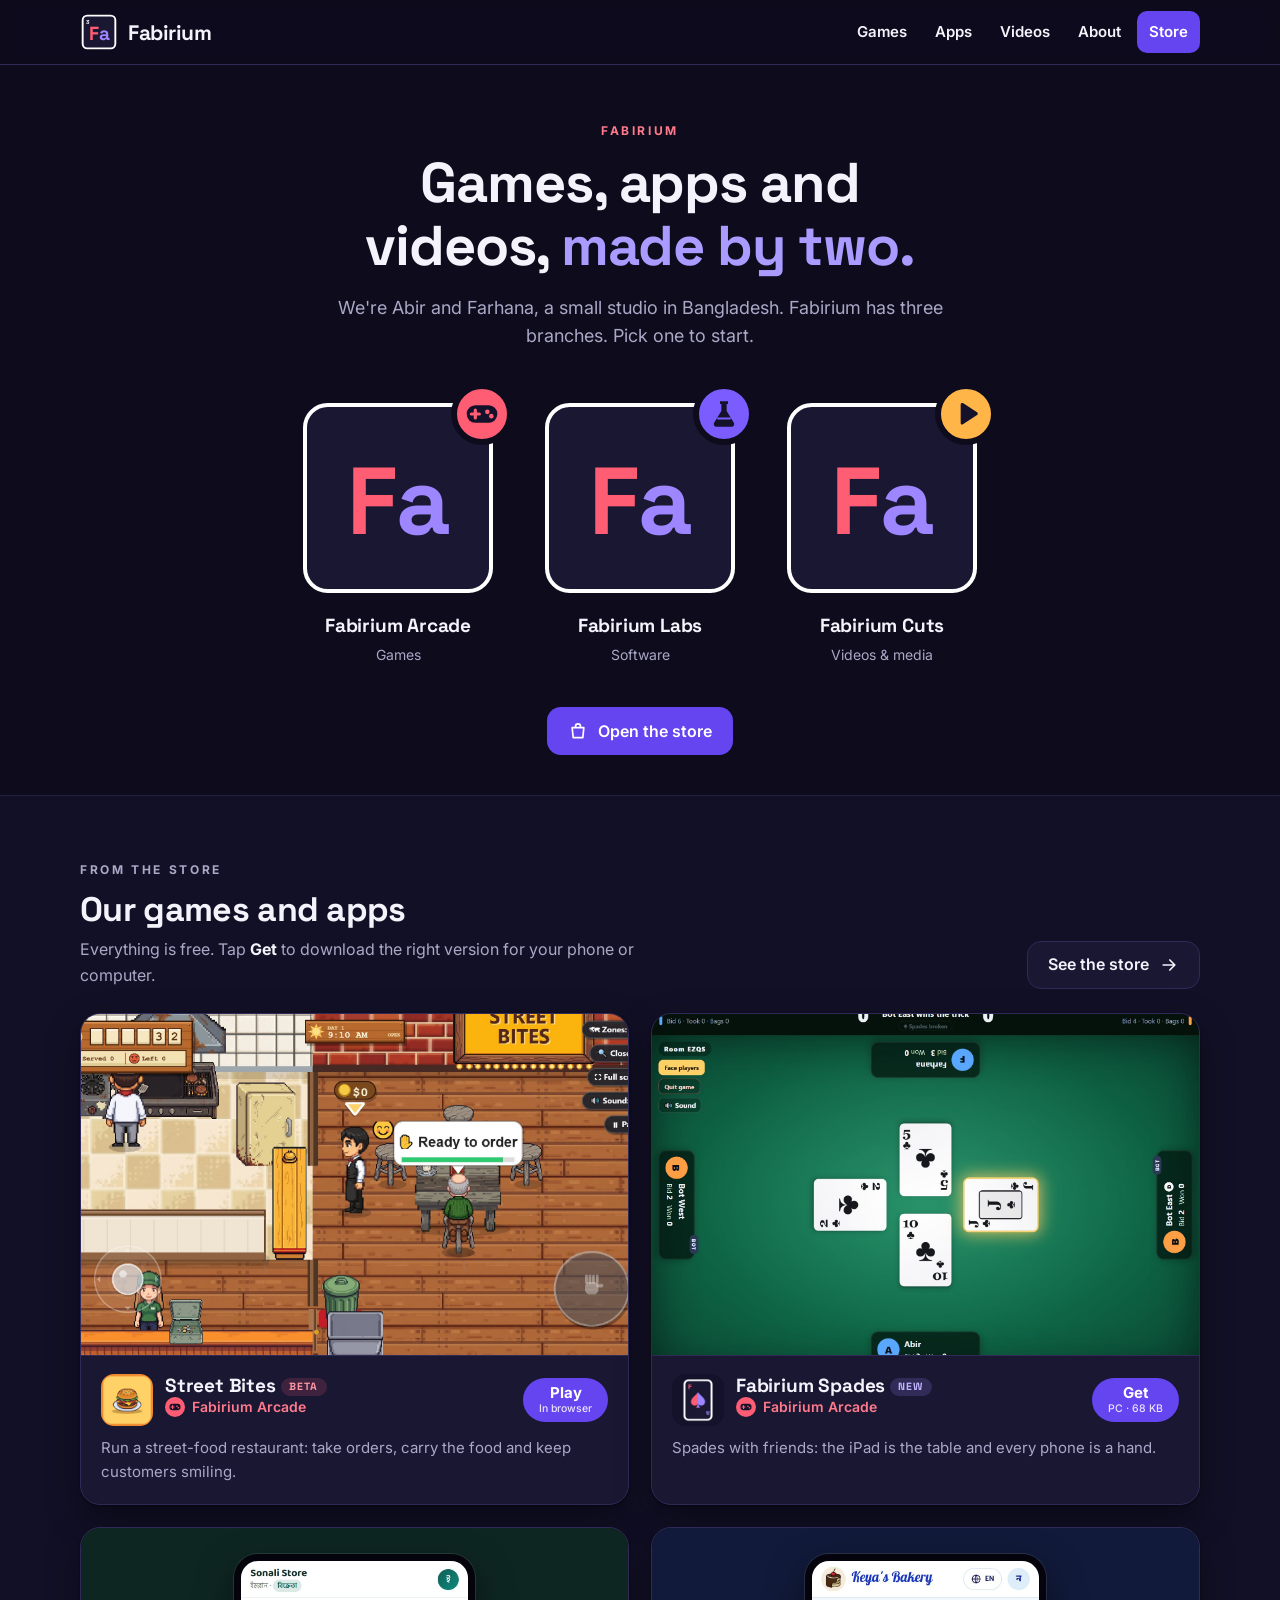
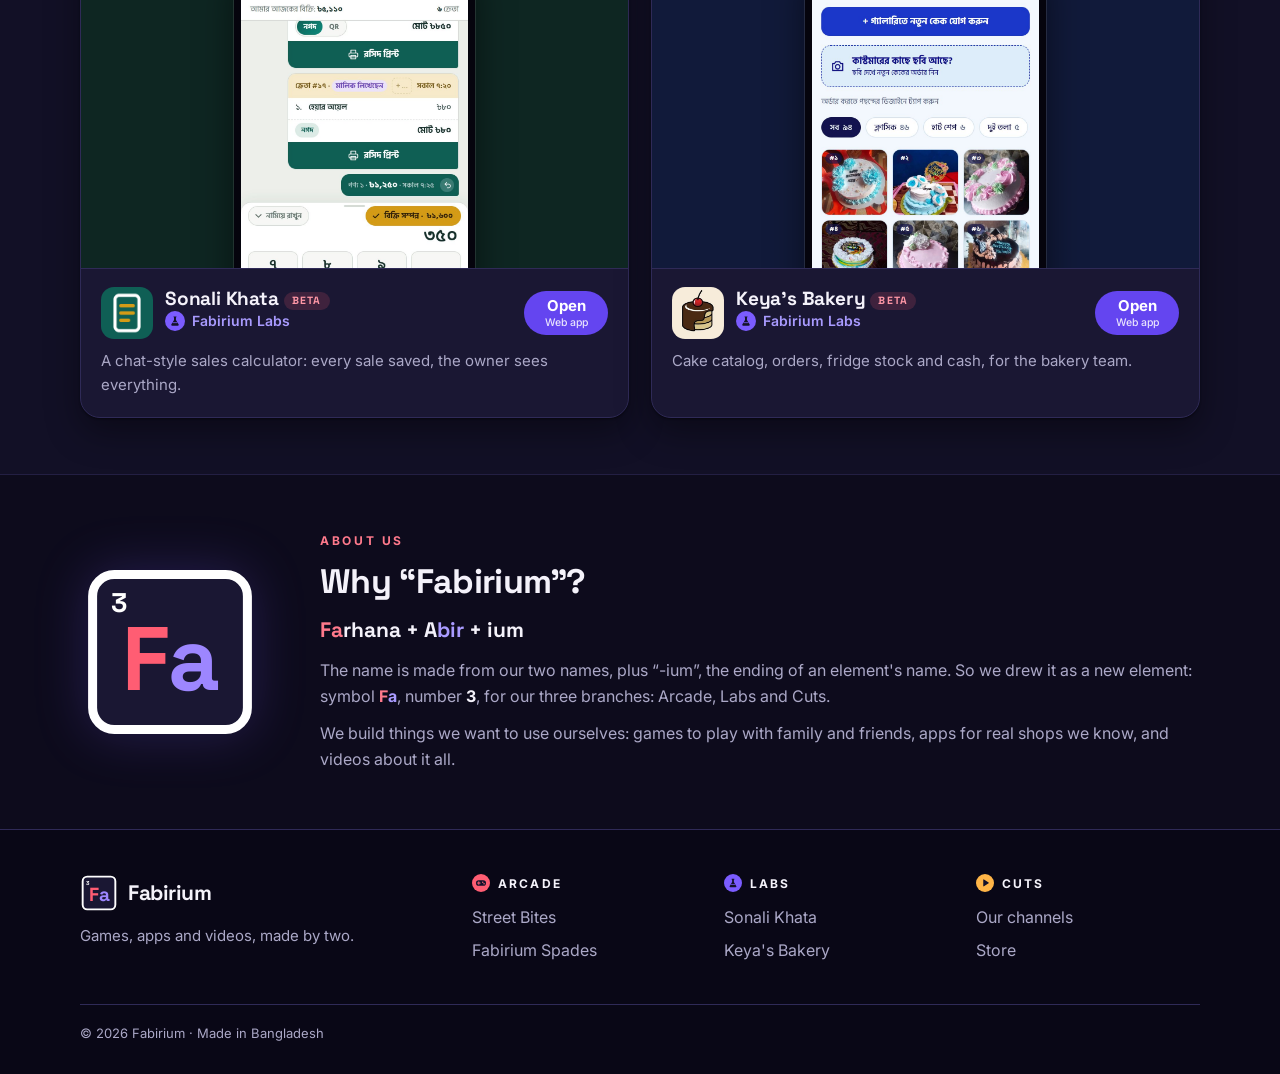
<file: index.html>
<!doctype html>
<html lang="en">
<head>
<meta charset="utf-8">
<meta name="viewport" content="width=device-width, initial-scale=1, viewport-fit=cover">
<title>Fabirium · Games, apps and videos</title>
<meta name="description" content="Fabirium: games by Fabirium Arcade, apps by Fabirium Labs and videos by Fabirium Cuts. Free to download.">
<meta property="og:type" content="website">
<meta property="og:title" content="Fabirium · Games, apps and videos">
<meta property="og:description" content="Fabirium: games by Fabirium Arcade, apps by Fabirium Labs and videos by Fabirium Cuts. Free to download.">
<meta property="og:image" content="https://fabirium.com/assets/og.png">
<meta name="theme-color" content="#0D0B1C">
<link rel="icon" href="assets/logo/favicon-32.png" sizes="32x32" type="image/png">
<link rel="icon" href="assets/logo/icon-192.png" sizes="192x192" type="image/png">
<link rel="apple-touch-icon" href="assets/logo/apple-touch-icon.png">
<link rel="preconnect" href="https://fonts.googleapis.com">
<link rel="preconnect" href="https://fonts.gstatic.com" crossorigin>
<link rel="stylesheet" href="https://fonts.googleapis.com/css2?family=Inter:wght@400;500;600;700&family=Space+Grotesk:wght@700&family=Hind+Siliguri:wght@500&display=swap">
<link rel="stylesheet" href="assets/site.css">
</head>
<body>
<svg width="0" height="0" style="position:absolute" aria-hidden="true"><symbol id="i-home" viewBox="0 0 24 24"><path d="M3 11l9-7 9 7M5 10v10h14V10M10 20v-6h4v6"/></symbol><symbol id="i-bag" viewBox="0 0 24 24"><path d="M5 8h14l-1.2 12H6.2zM9 8V6.5a3 3 0 016 0V8"/></symbol><symbol id="i-pad" viewBox="0 0 24 24"><path d="M7.5 7h9a5 5 0 010 10h-9a5 5 0 010-10zM8.5 10v4M6.5 12h4M15.5 11h.01M17.5 13h.01"/></symbol><symbol id="i-grid" viewBox="0 0 24 24"><path d="M4 4h6v6H4zM14 4h6v6h-6zM4 14h6v6H4zM14 14h6v6h-6z"/></symbol><symbol id="i-video" viewBox="0 0 24 24"><path d="M3 6.5h12.5v11H3zM15.5 10.5l5.5-3v9l-5.5-3"/></symbol><symbol id="i-search" viewBox="0 0 24 24"><path d="M11 18a7 7 0 100-14 7 7 0 000 14zM20 20l-4-4"/></symbol><symbol id="i-back" viewBox="0 0 24 24"><path d="M19 12H5M11 6l-6 6 6 6"/></symbol><symbol id="i-arrow" viewBox="0 0 24 24"><path d="M5 12h14M13 6l6 6-6 6"/></symbol><symbol id="i-download" viewBox="0 0 24 24"><path d="M12 4v11M7 10l5 5 5-5M5 20h14"/></symbol><symbol id="i-monitor" viewBox="0 0 24 24"><path d="M4 5h16a1 1 0 011 1v9a1 1 0 01-1 1H4a1 1 0 01-1-1V6a1 1 0 011-1zM9 20h6M12 16v4"/></symbol><symbol id="i-phone" viewBox="0 0 24 24"><path d="M8 2.5h8A1.5 1.5 0 0117.5 4v16a1.5 1.5 0 01-1.5 1.5H8A1.5 1.5 0 016.5 20V4A1.5 1.5 0 018 2.5zM11 18.5h2"/></symbol><symbol id="i-globe" viewBox="0 0 24 24"><path d="M12 21a9 9 0 100-18 9 9 0 000 18zM3 12h18M12 3c2.5 2.7 3.8 5.7 3.8 9s-1.3 6.3-3.8 9c-2.5-2.7-3.8-5.7-3.8-9S9.5 5.7 12 3z"/></symbol><symbol id="i-info" viewBox="0 0 24 24"><path d="M12 21a9 9 0 100-18 9 9 0 000 18zM12 11v5M12 8h.01"/></symbol><symbol id="i-users" viewBox="0 0 24 24"><path d="M16 19v-1a4 4 0 00-4-4H7a4 4 0 00-4 4v1M9.5 10a3.5 3.5 0 100-7 3.5 3.5 0 000 7zM21 19v-1a4 4 0 00-3-3.9M16 3.2a3.5 3.5 0 010 6.6"/></symbol><symbol id="i-clock" viewBox="0 0 24 24"><path d="M12 21a9 9 0 100-18 9 9 0 000 18zM12 7v5l3 2"/></symbol><symbol id="i-food" viewBox="0 0 24 24"><path d="M4 11h16a8 8 0 01-16 0zM3 21h18M8 7c0-1.5 1-1.5 1-3M12 7c0-1.5 1-1.5 1-3M16 7c0-1.5 1-1.5 1-3"/></symbol><symbol id="i-smile" viewBox="0 0 24 24"><path d="M12 21a9 9 0 100-18 9 9 0 000 18zM8.5 14a4 4 0 007 0M9 9.5h.01M15 9.5h.01"/></symbol><symbol id="i-chair" viewBox="0 0 24 24"><path d="M7 3v8M17 3v8M6 11h12v4H6zM7 15v6M17 15v6"/></symbol><symbol id="i-cloud" viewBox="0 0 24 24"><path d="M7 18a4.5 4.5 0 01-.6-9 6 6 0 0111.5 1.5A3.75 3.75 0 0117.5 18z"/></symbol><symbol id="i-bot" viewBox="0 0 24 24"><path d="M5 9h14v10H5zM12 5v4M9 14h.01M15 14h.01M3 13v3M21 13v3"/></symbol><symbol id="i-cards" viewBox="0 0 24 24"><path d="M6 4h8a2 2 0 012 2v12a2 2 0 01-2 2H6a2 2 0 01-2-2V6a2 2 0 012-2zM16 7.5l2.6.7a2 2 0 011.4 2.4l-2.4 8.9"/></symbol><symbol id="i-refresh" viewBox="0 0 24 24"><path d="M20 11a8 8 0 10-2.3 5.7M20 5v6h-6"/></symbol><symbol id="i-check" viewBox="0 0 24 24"><path d="M5 12l5 5L20 7"/></symbol><symbol id="i-music" viewBox="0 0 24 24"><path d="M9 18V5l11-2v13M9 18a3 3 0 11-6 0 3 3 0 016 0zM20 16a3 3 0 11-6 0 3 3 0 016 0z"/></symbol><symbol id="i-lock" viewBox="0 0 24 24"><path d="M7 11V8a5 5 0 0110 0v3M5 11h14v10H5z"/></symbol><symbol id="i-shield" viewBox="0 0 24 24"><path d="M12 3l8 3v6c0 4.5-3.4 8-8 9-4.6-1-8-4.5-8-9V6zM8.5 12l2.5 2.5 4.5-5"/></symbol><symbol id="i-language" viewBox="0 0 24 24"><path d="M4 5h9M8.5 3v2M6 5c0 4 3 7 6 8M11 5c0 3-2 6-6 8M13 21l4-9 4 9M14.5 17.5h5"/></symbol><symbol id="i-user" viewBox="0 0 24 24"><path d="M12 12a4 4 0 100-8 4 4 0 000 8zM4 21c1.5-4 4.5-6 8-6s6.5 2 8 6"/></symbol><symbol id="i-image" viewBox="0 0 24 24"><path d="M5 3h14a2 2 0 012 2v14a2 2 0 01-2 2H5a2 2 0 01-2-2V5a2 2 0 012-2zM9 11a2 2 0 100-4 2 2 0 000 4zM21 15l-5-5L5 21"/></symbol><symbol id="i-list" viewBox="0 0 24 24"><path d="M7 3h10a2 2 0 012 2v14a2 2 0 01-2 2H7a2 2 0 01-2-2V5a2 2 0 012-2zM9 8h6M9 12h6M9 16h3"/></symbol><symbol id="i-fridge" viewBox="0 0 24 24"><path d="M7 2.5h10a1 1 0 011 1v17a1 1 0 01-1 1H7a1 1 0 01-1-1v-17a1 1 0 011-1zM6 10h12M9 6v2M9 13v3"/></symbol><symbol id="i-cash" viewBox="0 0 24 24"><path d="M3 6h18v12H3zM12 14.5a2.5 2.5 0 100-5 2.5 2.5 0 000 5zM6 10v4M18 10v4"/></symbol><symbol id="i-chart" viewBox="0 0 24 24"><path d="M3 20h18M6 16v-5M11 16V6M16 16v-8"/></symbol><symbol id="i-printer" viewBox="0 0 24 24"><path d="M7 8V3h10v5M7 17H5a2 2 0 01-2-2v-5a2 2 0 012-2h14a2 2 0 012 2v5a2 2 0 01-2 2h-2M7 14h10v7H7z"/></symbol><symbol id="i-play" viewBox="0 0 24 24"><path d="M8 5.5v13l10.5-6.5z"/></symbol></svg>
<header class="site-header"><div class="wrap">
  <a class="brand" href="index.html" aria-label="Fabirium home"><svg viewBox="0 0 100 100" aria-hidden="true"><rect x="7" y="7" width="86" height="86" rx="12" fill="#1A1733" stroke="#FFFFFF" stroke-width="5"/><text x="17" y="28" font-family="'Space Grotesk', sans-serif" font-weight="700" font-size="15" fill="#FFFFFF">3</text><text x="50" y="71" text-anchor="middle" font-family="'Space Grotesk', sans-serif" font-weight="700" font-size="50" letter-spacing="-1"><tspan fill="#FF5D73">F</tspan><tspan fill="#9D86FF">a</tspan></text></svg><span class="brand-name">Fabirium</span></a>
  <nav class="nav" aria-label="Main"><a href="store.html#games">Games</a><a href="store.html#apps">Apps</a><a href="cuts.html">Videos</a><a href="index.html#about">About</a><a class="nav-store" href="store.html">Store</a></nav>
</div></header>
<main>

<section class="hero"><div class="wrap">
  <p class="eyebrow">Fabirium</p>
  <h1>Games, apps and videos, <em>made by two.</em></h1>
  <p class="lead">We're Abir and Farhana, a small studio in Bangladesh. Fabirium has three branches. Pick one to start.</p>
  <nav class="branches" aria-label="Our three branches"><a class="branch" href="store.html#games" style="--c:#FF5D73" data-name="Fabirium Arcade" data-what="GAMES">
  <div class="tile">
    <div class="face"><div class="fa" aria-hidden="true"><span class="f">F</span><span class="a">a</span></div><div class="flood"></div></div>
    <div class="label">ARCADE</div>
    <div class="badge-dot" aria-hidden="true"><svg viewBox="0 0 24 24"><path fill="#14122B" d="M7 5.5h10a6.5 6.5 0 010 13H7a6.5 6.5 0 010-13z"/><path d="M7 9v6M4 12h6" fill="none" stroke="#FF5D73" stroke-width="2.4" stroke-linecap="round"/><circle cx="16" cy="10.4" r="1.7" fill="#FF5D73"/><circle cx="19" cy="13.6" r="1.7" fill="#FF5D73"/></svg></div>
  </div>
  <div class="caption"><b>Fabirium Arcade</b><span>Games</span></div>
</a><a class="branch" href="store.html#apps" style="--c:#7B5CFF" data-name="Fabirium Labs" data-what="APPS">
  <div class="tile">
    <div class="face"><div class="fa" aria-hidden="true"><span class="f">F</span><span class="a">a</span></div><div class="flood"></div></div>
    <div class="label">LABS</div>
    <div class="badge-dot" aria-hidden="true"><svg viewBox="0 0 24 24"><path fill="#14122B" d="M9 2.5h6v2h-1v5.2l5.4 8.9a2 2 0 01-1.7 3H6.3a2 2 0 01-1.7-3l5.4-8.9V4.5H9z"/><path d="M7.6 15.4h8.8" fill="none" stroke="#7B5CFF" stroke-width="1.6" stroke-linecap="round"/></svg></div>
  </div>
  <div class="caption"><b>Fabirium Labs</b><span>Software</span></div>
</a><a class="branch" href="cuts.html" style="--c:#FFB547" data-name="Fabirium Cuts" data-what="VIDEOS">
  <div class="tile">
    <div class="face"><div class="fa" aria-hidden="true"><span class="f">F</span><span class="a">a</span></div><div class="flood"></div></div>
    <div class="label">CUTS</div>
    <div class="badge-dot" aria-hidden="true"><svg viewBox="0 0 24 24"><path fill="#14122B" d="M8 4.8c0-.9 1-1.4 1.7-1l10.6 6.9c.7.5.7 1.6 0 2.1L9.7 19.7c-.7.5-1.7-.1-1.7-1z"/></svg></div>
  </div>
  <div class="caption"><b>Fabirium Cuts</b><span>Videos &amp; media</span></div>
</a></nav>
  <div class="btn-row"><a class="btn btn-primary" href="store.html"><svg class="icon"><use href="#i-bag"/></svg> Open the store</a></div>
</div></section>

<section class="section section-alt"><div class="wrap">
  <div class="section-head"><div><p class="eyebrow">From the store</p><h2>Our games and apps</h2><p>Everything is free. Tap <b>Get</b> to download the right version for your phone or computer.</p></div><a class="btn btn-ghost" href="store.html">See the store <svg class="icon"><use href="#i-arrow"/></svg></a></div>
  <div class="grid-2">
  <article class="pcard" style="--p-soft:#2A1A10">
    <a class="pcard-shot" href="games/street-bites.html"><img src="assets/shots/street-play.jpg" alt="Street Bites: a customer is ready to order" loading="lazy"></a>
    <div class="pcard-body">
      <div class="pcard-top"><img src="assets/icons/street-bites.png" alt=""><div><h3><a class="name" href="games/street-bites.html">Street Bites</a> <span class="badge badge-beta">Beta</span></h3><a class="dev" style="--b:#FF7A8C" href="store.html#games"><svg viewBox="0 0 24 24" aria-hidden="true"><circle cx="12" cy="12" r="12" fill="#FF5D73"/><g transform="translate(5 5) scale(.583)"><path fill="#14122B" d="M7 5.5h10a6.5 6.5 0 010 13H7a6.5 6.5 0 010-13z"/><path d="M7 9v6M4 12h6" fill="none" stroke="#FF5D73" stroke-width="2.4" stroke-linecap="round"/><circle cx="16" cy="10.4" r="1.7" fill="#FF5D73"/><circle cx="19" cy="13.6" r="1.7" fill="#FF5D73"/></g></svg>Fabirium Arcade</a></div><a class="get view" href="games/street-bites.html" data-get data-android="https://skabir155.github.io/street-bites-play/street-bites.apk" data-android-label="Get" data-android-note="5.9 MB" data-ios="https://skabir155.github.io/street-bites-play/" data-ios-label="Play" data-ios-note="In Safari" data-desktop="https://skabir155.github.io/street-bites-play/" data-desktop-label="Play" data-desktop-note="In browser" aria-label="Get Street Bites">View</a></div>
      <p>Run a street-food restaurant: take orders, carry the food and keep customers smiling.</p>
    </div>
  </article>
  <article class="pcard" style="--p-soft:#0E2A1F">
    <a class="pcard-shot" href="games/fabirium-spades.html"><img src="assets/shots/spades-table.jpg" alt="Fabirium Spades on an iPad table" loading="lazy"></a>
    <div class="pcard-body">
      <div class="pcard-top"><img src="assets/icons/fabirium-spades.png" alt=""><div><h3><a class="name" href="games/fabirium-spades.html">Fabirium Spades</a> <span class="badge badge-new">New</span></h3><a class="dev" style="--b:#FF7A8C" href="store.html#games"><svg viewBox="0 0 24 24" aria-hidden="true"><circle cx="12" cy="12" r="12" fill="#FF5D73"/><g transform="translate(5 5) scale(.583)"><path fill="#14122B" d="M7 5.5h10a6.5 6.5 0 010 13H7a6.5 6.5 0 010-13z"/><path d="M7 9v6M4 12h6" fill="none" stroke="#FF5D73" stroke-width="2.4" stroke-linecap="round"/><circle cx="16" cy="10.4" r="1.7" fill="#FF5D73"/><circle cx="19" cy="13.6" r="1.7" fill="#FF5D73"/></g></svg>Fabirium Arcade</a></div><a class="get view" href="games/fabirium-spades.html" data-get data-desktop="downloads/fabirium-spades.zip" data-desktop-label="Get" data-desktop-note="PC · 68 KB" aria-label="Get Fabirium Spades">View</a></div>
      <p>Spades with friends: the iPad is the table and every phone is a hand.</p>
    </div>
  </article>
  <article class="pcard" style="--p-soft:#0E2622">
    <a class="pcard-shot phone" href="apps/sonali-khata.html"><img src="assets/shots/sonali-sell.jpg" alt="Sonali Khata: the salesman's calculator" loading="lazy"></a>
    <div class="pcard-body">
      <div class="pcard-top"><img src="assets/icons/sonali-khata.png" alt=""><div><h3><a class="name" href="apps/sonali-khata.html">Sonali Khata</a> <span class="badge badge-beta">Beta</span></h3><a class="dev" style="--b:#A99BFF" href="store.html#apps"><svg viewBox="0 0 24 24" aria-hidden="true"><circle cx="12" cy="12" r="12" fill="#7B5CFF"/><g transform="translate(5 5) scale(.583)"><path fill="#14122B" d="M9 2.5h6v2h-1v5.2l5.4 8.9a2 2 0 01-1.7 3H6.3a2 2 0 01-1.7-3l5.4-8.9V4.5H9z"/><path d="M7.6 15.4h8.8" fill="none" stroke="#7B5CFF" stroke-width="1.6" stroke-linecap="round"/></g></svg>Fabirium Labs</a></div><a class="get view" href="apps/sonali-khata.html" data-get data-android="https://github.com/SkAbir155/sonali-khata-app/raw/main/SonaliKhata.apk" data-android-label="Get" data-android-note="5.8 MB" data-ios="https://sonali-khata.web.app/app/" data-ios-label="Open" data-ios-note="Web app" data-desktop="https://sonali-khata.web.app/app/" data-desktop-label="Open" data-desktop-note="Web app" aria-label="Get Sonali Khata">View</a></div>
      <p>A chat-style sales calculator: every sale saved, the owner sees everything.</p>
    </div>
  </article>
  <article class="pcard" style="--p-soft:#111A3A">
    <a class="pcard-shot phone" href="apps/keyas-bakery.html"><img src="assets/shots/keya-gallery.jpg" alt="Keya's Bakery: the cake catalog" loading="lazy"></a>
    <div class="pcard-body">
      <div class="pcard-top"><img src="assets/icons/keyas-bakery.png" alt=""><div><h3><a class="name" href="apps/keyas-bakery.html">Keya's Bakery</a> <span class="badge badge-beta">Beta</span></h3><a class="dev" style="--b:#A99BFF" href="store.html#apps"><svg viewBox="0 0 24 24" aria-hidden="true"><circle cx="12" cy="12" r="12" fill="#7B5CFF"/><g transform="translate(5 5) scale(.583)"><path fill="#14122B" d="M9 2.5h6v2h-1v5.2l5.4 8.9a2 2 0 01-1.7 3H6.3a2 2 0 01-1.7-3l5.4-8.9V4.5H9z"/><path d="M7.6 15.4h8.8" fill="none" stroke="#7B5CFF" stroke-width="1.6" stroke-linecap="round"/></g></svg>Fabirium Labs</a></div><a class="get view" href="apps/keyas-bakery.html" data-get data-android="https://github.com/SkAbir155/keyas-bakery-app/raw/main/KeyasBakery.apk" data-android-label="Get" data-android-note="13.5 MB" data-ios="https://keyas-bakery.web.app/app/" data-ios-label="Open" data-ios-note="Web app" data-desktop="https://keyas-bakery.web.app/app/" data-desktop-label="Open" data-desktop-note="Web app" aria-label="Get Keya's Bakery">View</a></div>
      <p>Cake catalog, orders, fridge stock and cash, for the bakery team.</p>
    </div>
  </article>
  </div>
</div></section>

<section class="section" id="about"><div class="wrap about">
  <svg viewBox="0 0 100 100" aria-hidden="true"><rect x="7" y="7" width="86" height="86" rx="12" fill="#1A1733" stroke="#FFFFFF" stroke-width="5"/><text x="17" y="28" font-family="'Space Grotesk', sans-serif" font-weight="700" font-size="15" fill="#FFFFFF">3</text><text x="50" y="71" text-anchor="middle" font-family="'Space Grotesk', sans-serif" font-weight="700" font-size="50" letter-spacing="-1"><tspan fill="#FF5D73">F</tspan><tspan fill="#9D86FF">a</tspan></text></svg>
  <div>
    <p class="eyebrow">About us</p>
    <h2>Why “Fabirium”?</h2>
    <p class="formula"><span class="f">Fa</span>rhana + A<span class="a">bir</span> + ium</p>
    <p class="muted">The name is made from our two names, plus “-ium”, the ending of an element's name. So we drew it as a new element: symbol <b style="color:var(--coral-text)">F</b><b style="color:var(--violet-text)">a</b>, number <b>3</b>, for our three branches: Arcade, Labs and Cuts.</p>
    <p class="muted">We build things we want to use ourselves: games to play with family and friends, apps for real shops we know, and videos about it all.</p>
  </div>
</div></section>
</main>
<footer class="site-footer"><div class="wrap">
  <div><a class="brand" href="index.html" aria-label="Fabirium home"><svg viewBox="0 0 100 100" aria-hidden="true"><rect x="7" y="7" width="86" height="86" rx="12" fill="#1A1733" stroke="#FFFFFF" stroke-width="5"/><text x="17" y="28" font-family="'Space Grotesk', sans-serif" font-weight="700" font-size="15" fill="#FFFFFF">3</text><text x="50" y="71" text-anchor="middle" font-family="'Space Grotesk', sans-serif" font-weight="700" font-size="50" letter-spacing="-1"><tspan fill="#FF5D73">F</tspan><tspan fill="#9D86FF">a</tspan></text></svg><span class="brand-name">Fabirium</span></a><p>Games, apps and videos, made by two.</p></div>
  <div><h4><svg viewBox="0 0 24 24" aria-hidden="true"><circle cx="12" cy="12" r="12" fill="#FF5D73"/><g transform="translate(5 5) scale(.583)"><path fill="#14122B" d="M7 5.5h10a6.5 6.5 0 010 13H7a6.5 6.5 0 010-13z"/><path d="M7 9v6M4 12h6" fill="none" stroke="#FF5D73" stroke-width="2.4" stroke-linecap="round"/><circle cx="16" cy="10.4" r="1.7" fill="#FF5D73"/><circle cx="19" cy="13.6" r="1.7" fill="#FF5D73"/></g></svg>Arcade</h4><ul><li><a href="games/street-bites.html">Street Bites</a></li><li><a href="games/fabirium-spades.html">Fabirium Spades</a></li></ul></div>
  <div><h4><svg viewBox="0 0 24 24" aria-hidden="true"><circle cx="12" cy="12" r="12" fill="#7B5CFF"/><g transform="translate(5 5) scale(.583)"><path fill="#14122B" d="M9 2.5h6v2h-1v5.2l5.4 8.9a2 2 0 01-1.7 3H6.3a2 2 0 01-1.7-3l5.4-8.9V4.5H9z"/><path d="M7.6 15.4h8.8" fill="none" stroke="#7B5CFF" stroke-width="1.6" stroke-linecap="round"/></g></svg>Labs</h4><ul><li><a href="apps/sonali-khata.html">Sonali Khata</a></li><li><a href="apps/keyas-bakery.html">Keya's Bakery</a></li></ul></div>
  <div><h4><svg viewBox="0 0 24 24" aria-hidden="true"><circle cx="12" cy="12" r="12" fill="#FFB547"/><g transform="translate(5 5) scale(.583)"><path fill="#14122B" d="M8 4.8c0-.9 1-1.4 1.7-1l10.6 6.9c.7.5.7 1.6 0 2.1L9.7 19.7c-.7.5-1.7-.1-1.7-1z"/></g></svg>Cuts</h4><ul><li><a href="cuts.html">Our channels</a></li><li><a href="store.html">Store</a></li></ul></div>
  <p class="legal">© <span data-year>2026</span> Fabirium · Made in Bangladesh</p>
</div></footer>
<nav class="tabbar" aria-label="Sections"><a href="index.html" aria-current="page"><svg class="icon"><use href="#i-home"/></svg>Home</a><a href="store.html#games"><svg class="icon"><use href="#i-pad"/></svg>Games</a><a href="store.html#apps"><svg class="icon"><use href="#i-grid"/></svg>Apps</a><a href="cuts.html"><svg class="icon"><use href="#i-video"/></svg>Videos</a></nav>
<script src="assets/site.js"></script>
</body>
</html>
</file>
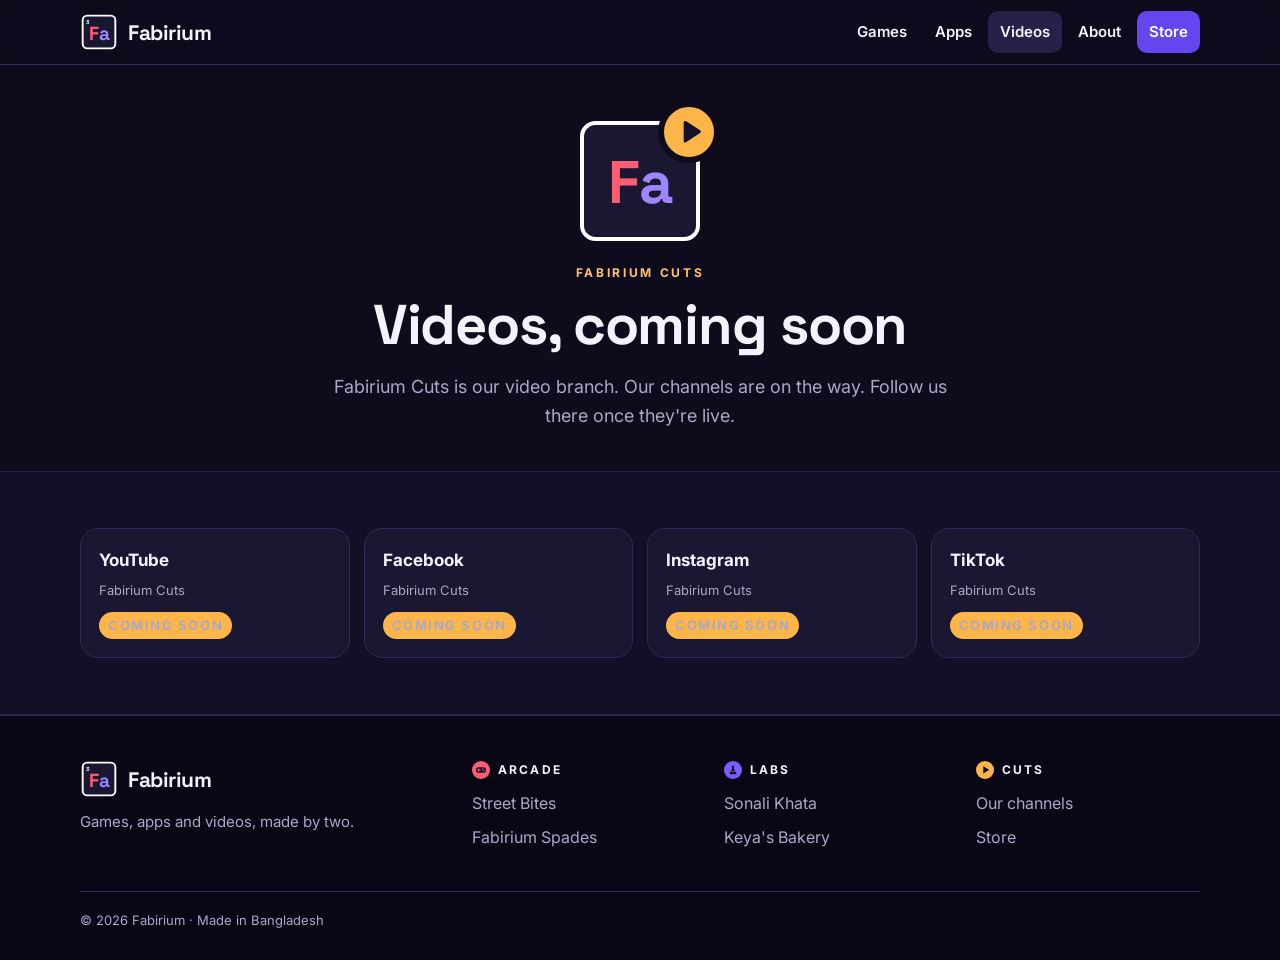
<file: cuts.html>
<!doctype html>
<html lang="en">
<head>
<meta charset="utf-8">
<meta name="viewport" content="width=device-width, initial-scale=1, viewport-fit=cover">
<title>Fabirium Cuts · Videos</title>
<meta name="description" content="Fabirium Cuts: videos by Fabirium on YouTube, Facebook, Instagram and TikTok.">
<meta property="og:type" content="website">
<meta property="og:title" content="Fabirium Cuts · Videos">
<meta property="og:description" content="Fabirium Cuts: videos by Fabirium on YouTube, Facebook, Instagram and TikTok.">
<meta property="og:image" content="https://fabirium.com/assets/og.png">
<meta name="theme-color" content="#0D0B1C">
<link rel="icon" href="assets/logo/favicon-32.png" sizes="32x32" type="image/png">
<link rel="icon" href="assets/logo/icon-192.png" sizes="192x192" type="image/png">
<link rel="apple-touch-icon" href="assets/logo/apple-touch-icon.png">
<link rel="preconnect" href="https://fonts.googleapis.com">
<link rel="preconnect" href="https://fonts.gstatic.com" crossorigin>
<link rel="stylesheet" href="https://fonts.googleapis.com/css2?family=Inter:wght@400;500;600;700&family=Space+Grotesk:wght@700&family=Hind+Siliguri:wght@500&display=swap">
<link rel="stylesheet" href="assets/site.css">
</head>
<body style="--p:#C77F0A; --p-soft:#2A1F0C; --p-text:#FFC46B">
<svg width="0" height="0" style="position:absolute" aria-hidden="true"><symbol id="i-home" viewBox="0 0 24 24"><path d="M3 11l9-7 9 7M5 10v10h14V10M10 20v-6h4v6"/></symbol><symbol id="i-bag" viewBox="0 0 24 24"><path d="M5 8h14l-1.2 12H6.2zM9 8V6.5a3 3 0 016 0V8"/></symbol><symbol id="i-pad" viewBox="0 0 24 24"><path d="M7.5 7h9a5 5 0 010 10h-9a5 5 0 010-10zM8.5 10v4M6.5 12h4M15.5 11h.01M17.5 13h.01"/></symbol><symbol id="i-grid" viewBox="0 0 24 24"><path d="M4 4h6v6H4zM14 4h6v6h-6zM4 14h6v6H4zM14 14h6v6h-6z"/></symbol><symbol id="i-video" viewBox="0 0 24 24"><path d="M3 6.5h12.5v11H3zM15.5 10.5l5.5-3v9l-5.5-3"/></symbol><symbol id="i-search" viewBox="0 0 24 24"><path d="M11 18a7 7 0 100-14 7 7 0 000 14zM20 20l-4-4"/></symbol><symbol id="i-back" viewBox="0 0 24 24"><path d="M19 12H5M11 6l-6 6 6 6"/></symbol><symbol id="i-arrow" viewBox="0 0 24 24"><path d="M5 12h14M13 6l6 6-6 6"/></symbol><symbol id="i-download" viewBox="0 0 24 24"><path d="M12 4v11M7 10l5 5 5-5M5 20h14"/></symbol><symbol id="i-monitor" viewBox="0 0 24 24"><path d="M4 5h16a1 1 0 011 1v9a1 1 0 01-1 1H4a1 1 0 01-1-1V6a1 1 0 011-1zM9 20h6M12 16v4"/></symbol><symbol id="i-phone" viewBox="0 0 24 24"><path d="M8 2.5h8A1.5 1.5 0 0117.5 4v16a1.5 1.5 0 01-1.5 1.5H8A1.5 1.5 0 016.5 20V4A1.5 1.5 0 018 2.5zM11 18.5h2"/></symbol><symbol id="i-globe" viewBox="0 0 24 24"><path d="M12 21a9 9 0 100-18 9 9 0 000 18zM3 12h18M12 3c2.5 2.7 3.8 5.7 3.8 9s-1.3 6.3-3.8 9c-2.5-2.7-3.8-5.7-3.8-9S9.5 5.7 12 3z"/></symbol><symbol id="i-info" viewBox="0 0 24 24"><path d="M12 21a9 9 0 100-18 9 9 0 000 18zM12 11v5M12 8h.01"/></symbol><symbol id="i-users" viewBox="0 0 24 24"><path d="M16 19v-1a4 4 0 00-4-4H7a4 4 0 00-4 4v1M9.5 10a3.5 3.5 0 100-7 3.5 3.5 0 000 7zM21 19v-1a4 4 0 00-3-3.9M16 3.2a3.5 3.5 0 010 6.6"/></symbol><symbol id="i-clock" viewBox="0 0 24 24"><path d="M12 21a9 9 0 100-18 9 9 0 000 18zM12 7v5l3 2"/></symbol><symbol id="i-food" viewBox="0 0 24 24"><path d="M4 11h16a8 8 0 01-16 0zM3 21h18M8 7c0-1.5 1-1.5 1-3M12 7c0-1.5 1-1.5 1-3M16 7c0-1.5 1-1.5 1-3"/></symbol><symbol id="i-smile" viewBox="0 0 24 24"><path d="M12 21a9 9 0 100-18 9 9 0 000 18zM8.5 14a4 4 0 007 0M9 9.5h.01M15 9.5h.01"/></symbol><symbol id="i-chair" viewBox="0 0 24 24"><path d="M7 3v8M17 3v8M6 11h12v4H6zM7 15v6M17 15v6"/></symbol><symbol id="i-cloud" viewBox="0 0 24 24"><path d="M7 18a4.5 4.5 0 01-.6-9 6 6 0 0111.5 1.5A3.75 3.75 0 0117.5 18z"/></symbol><symbol id="i-bot" viewBox="0 0 24 24"><path d="M5 9h14v10H5zM12 5v4M9 14h.01M15 14h.01M3 13v3M21 13v3"/></symbol><symbol id="i-cards" viewBox="0 0 24 24"><path d="M6 4h8a2 2 0 012 2v12a2 2 0 01-2 2H6a2 2 0 01-2-2V6a2 2 0 012-2zM16 7.5l2.6.7a2 2 0 011.4 2.4l-2.4 8.9"/></symbol><symbol id="i-refresh" viewBox="0 0 24 24"><path d="M20 11a8 8 0 10-2.3 5.7M20 5v6h-6"/></symbol><symbol id="i-check" viewBox="0 0 24 24"><path d="M5 12l5 5L20 7"/></symbol><symbol id="i-music" viewBox="0 0 24 24"><path d="M9 18V5l11-2v13M9 18a3 3 0 11-6 0 3 3 0 016 0zM20 16a3 3 0 11-6 0 3 3 0 016 0z"/></symbol><symbol id="i-lock" viewBox="0 0 24 24"><path d="M7 11V8a5 5 0 0110 0v3M5 11h14v10H5z"/></symbol><symbol id="i-shield" viewBox="0 0 24 24"><path d="M12 3l8 3v6c0 4.5-3.4 8-8 9-4.6-1-8-4.5-8-9V6zM8.5 12l2.5 2.5 4.5-5"/></symbol><symbol id="i-language" viewBox="0 0 24 24"><path d="M4 5h9M8.5 3v2M6 5c0 4 3 7 6 8M11 5c0 3-2 6-6 8M13 21l4-9 4 9M14.5 17.5h5"/></symbol><symbol id="i-user" viewBox="0 0 24 24"><path d="M12 12a4 4 0 100-8 4 4 0 000 8zM4 21c1.5-4 4.5-6 8-6s6.5 2 8 6"/></symbol><symbol id="i-image" viewBox="0 0 24 24"><path d="M5 3h14a2 2 0 012 2v14a2 2 0 01-2 2H5a2 2 0 01-2-2V5a2 2 0 012-2zM9 11a2 2 0 100-4 2 2 0 000 4zM21 15l-5-5L5 21"/></symbol><symbol id="i-list" viewBox="0 0 24 24"><path d="M7 3h10a2 2 0 012 2v14a2 2 0 01-2 2H7a2 2 0 01-2-2V5a2 2 0 012-2zM9 8h6M9 12h6M9 16h3"/></symbol><symbol id="i-fridge" viewBox="0 0 24 24"><path d="M7 2.5h10a1 1 0 011 1v17a1 1 0 01-1 1H7a1 1 0 01-1-1v-17a1 1 0 011-1zM6 10h12M9 6v2M9 13v3"/></symbol><symbol id="i-cash" viewBox="0 0 24 24"><path d="M3 6h18v12H3zM12 14.5a2.5 2.5 0 100-5 2.5 2.5 0 000 5zM6 10v4M18 10v4"/></symbol><symbol id="i-chart" viewBox="0 0 24 24"><path d="M3 20h18M6 16v-5M11 16V6M16 16v-8"/></symbol><symbol id="i-printer" viewBox="0 0 24 24"><path d="M7 8V3h10v5M7 17H5a2 2 0 01-2-2v-5a2 2 0 012-2h14a2 2 0 012 2v5a2 2 0 01-2 2h-2M7 14h10v7H7z"/></symbol><symbol id="i-play" viewBox="0 0 24 24"><path d="M8 5.5v13l10.5-6.5z"/></symbol></svg>
<header class="site-header"><div class="wrap">
  <a class="brand" href="index.html" aria-label="Fabirium home"><svg viewBox="0 0 100 100" aria-hidden="true"><rect x="7" y="7" width="86" height="86" rx="12" fill="#1A1733" stroke="#FFFFFF" stroke-width="5"/><text x="17" y="28" font-family="'Space Grotesk', sans-serif" font-weight="700" font-size="15" fill="#FFFFFF">3</text><text x="50" y="71" text-anchor="middle" font-family="'Space Grotesk', sans-serif" font-weight="700" font-size="50" letter-spacing="-1"><tspan fill="#FF5D73">F</tspan><tspan fill="#9D86FF">a</tspan></text></svg><span class="brand-name">Fabirium</span></a>
  <nav class="nav" aria-label="Main"><a href="store.html#games">Games</a><a href="store.html#apps">Apps</a><a href="cuts.html" aria-current="page">Videos</a><a href="index.html#about">About</a><a class="nav-store" href="store.html">Store</a></nav>
</div></header>
<main>

<section class="hero"><div class="wrap">
  <div style="width:120px;height:120px;margin:0 auto 22px;position:relative"><div class="tile" style="--size:120px;--c:#FFB547">
    <div class="face"><div class="fa" aria-hidden="true"><span class="f">F</span><span class="a">a</span></div><div class="flood"></div></div>
    <div class="label">CUTS</div>
    <div class="badge-dot" aria-hidden="true"><svg viewBox="0 0 24 24"><path fill="#14122B" d="M8 4.8c0-.9 1-1.4 1.7-1l10.6 6.9c.7.5.7 1.6 0 2.1L9.7 19.7c-.7.5-1.7-.1-1.7-1z"/></svg></div>
  </div></div>
  <p class="eyebrow" style="color:#FFC46B">Fabirium Cuts</p>
  <h1>Videos, coming soon</h1>
  <p class="lead">Fabirium Cuts is our video branch. Our channels are on the way. Follow us there once they're live.</p>
</div></section>
<section class="section section-alt"><div class="wrap">
  <div class="channels">
    <div class="channel"><b>YouTube</b><span>Fabirium Cuts</span><span class="soon">Coming soon</span></div><div class="channel"><b>Facebook</b><span>Fabirium Cuts</span><span class="soon">Coming soon</span></div><div class="channel"><b>Instagram</b><span>Fabirium Cuts</span><span class="soon">Coming soon</span></div><div class="channel"><b>TikTok</b><span>Fabirium Cuts</span><span class="soon">Coming soon</span></div>
  </div>
</div></section>
</main>
<footer class="site-footer"><div class="wrap">
  <div><a class="brand" href="index.html" aria-label="Fabirium home"><svg viewBox="0 0 100 100" aria-hidden="true"><rect x="7" y="7" width="86" height="86" rx="12" fill="#1A1733" stroke="#FFFFFF" stroke-width="5"/><text x="17" y="28" font-family="'Space Grotesk', sans-serif" font-weight="700" font-size="15" fill="#FFFFFF">3</text><text x="50" y="71" text-anchor="middle" font-family="'Space Grotesk', sans-serif" font-weight="700" font-size="50" letter-spacing="-1"><tspan fill="#FF5D73">F</tspan><tspan fill="#9D86FF">a</tspan></text></svg><span class="brand-name">Fabirium</span></a><p>Games, apps and videos, made by two.</p></div>
  <div><h4><svg viewBox="0 0 24 24" aria-hidden="true"><circle cx="12" cy="12" r="12" fill="#FF5D73"/><g transform="translate(5 5) scale(.583)"><path fill="#14122B" d="M7 5.5h10a6.5 6.5 0 010 13H7a6.5 6.5 0 010-13z"/><path d="M7 9v6M4 12h6" fill="none" stroke="#FF5D73" stroke-width="2.4" stroke-linecap="round"/><circle cx="16" cy="10.4" r="1.7" fill="#FF5D73"/><circle cx="19" cy="13.6" r="1.7" fill="#FF5D73"/></g></svg>Arcade</h4><ul><li><a href="games/street-bites.html">Street Bites</a></li><li><a href="games/fabirium-spades.html">Fabirium Spades</a></li></ul></div>
  <div><h4><svg viewBox="0 0 24 24" aria-hidden="true"><circle cx="12" cy="12" r="12" fill="#7B5CFF"/><g transform="translate(5 5) scale(.583)"><path fill="#14122B" d="M9 2.5h6v2h-1v5.2l5.4 8.9a2 2 0 01-1.7 3H6.3a2 2 0 01-1.7-3l5.4-8.9V4.5H9z"/><path d="M7.6 15.4h8.8" fill="none" stroke="#7B5CFF" stroke-width="1.6" stroke-linecap="round"/></g></svg>Labs</h4><ul><li><a href="apps/sonali-khata.html">Sonali Khata</a></li><li><a href="apps/keyas-bakery.html">Keya's Bakery</a></li></ul></div>
  <div><h4><svg viewBox="0 0 24 24" aria-hidden="true"><circle cx="12" cy="12" r="12" fill="#FFB547"/><g transform="translate(5 5) scale(.583)"><path fill="#14122B" d="M8 4.8c0-.9 1-1.4 1.7-1l10.6 6.9c.7.5.7 1.6 0 2.1L9.7 19.7c-.7.5-1.7-.1-1.7-1z"/></g></svg>Cuts</h4><ul><li><a href="cuts.html">Our channels</a></li><li><a href="store.html">Store</a></li></ul></div>
  <p class="legal">© <span data-year>2026</span> Fabirium · Made in Bangladesh</p>
</div></footer>
<nav class="tabbar" aria-label="Sections"><a href="index.html"><svg class="icon"><use href="#i-home"/></svg>Home</a><a href="store.html#games"><svg class="icon"><use href="#i-pad"/></svg>Games</a><a href="store.html#apps"><svg class="icon"><use href="#i-grid"/></svg>Apps</a><a href="cuts.html" aria-current="page"><svg class="icon"><use href="#i-video"/></svg>Videos</a></nav>
<script src="assets/site.js"></script>
</body>
</html>
</file>
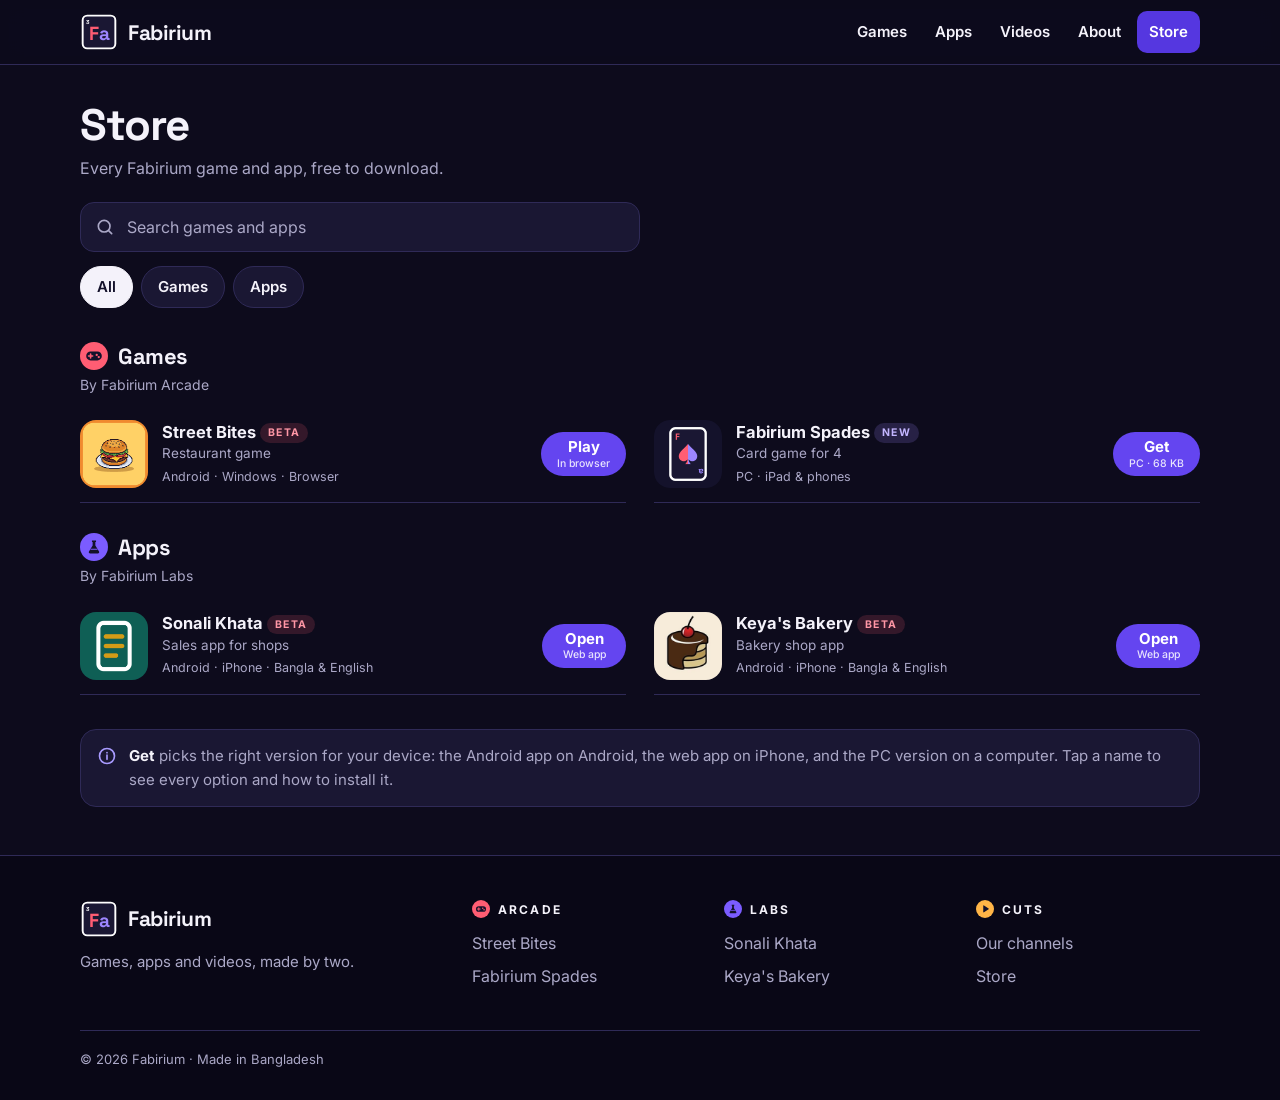
<file: store.html>
<!doctype html>
<html lang="en">
<head>
<meta charset="utf-8">
<meta name="viewport" content="width=device-width, initial-scale=1, viewport-fit=cover">
<title>Store · Fabirium</title>
<meta name="description" content="Download Fabirium games and apps: Street Bites, Fabirium Spades, Sonali Khata and Keya's Bakery. Free.">
<meta property="og:type" content="website">
<meta property="og:title" content="Store · Fabirium">
<meta property="og:description" content="Download Fabirium games and apps: Street Bites, Fabirium Spades, Sonali Khata and Keya's Bakery. Free.">
<meta property="og:image" content="https://fabirium.com/assets/og.png">
<meta name="theme-color" content="#0D0B1C">
<link rel="icon" href="assets/logo/favicon-32.png" sizes="32x32" type="image/png">
<link rel="icon" href="assets/logo/icon-192.png" sizes="192x192" type="image/png">
<link rel="apple-touch-icon" href="assets/logo/apple-touch-icon.png">
<link rel="preconnect" href="https://fonts.googleapis.com">
<link rel="preconnect" href="https://fonts.gstatic.com" crossorigin>
<link rel="stylesheet" href="https://fonts.googleapis.com/css2?family=Inter:wght@400;500;600;700&family=Space+Grotesk:wght@700&family=Hind+Siliguri:wght@500&display=swap">
<link rel="stylesheet" href="assets/site.css">
</head>
<body>
<svg width="0" height="0" style="position:absolute" aria-hidden="true"><symbol id="i-home" viewBox="0 0 24 24"><path d="M3 11l9-7 9 7M5 10v10h14V10M10 20v-6h4v6"/></symbol><symbol id="i-bag" viewBox="0 0 24 24"><path d="M5 8h14l-1.2 12H6.2zM9 8V6.5a3 3 0 016 0V8"/></symbol><symbol id="i-pad" viewBox="0 0 24 24"><path d="M7.5 7h9a5 5 0 010 10h-9a5 5 0 010-10zM8.5 10v4M6.5 12h4M15.5 11h.01M17.5 13h.01"/></symbol><symbol id="i-grid" viewBox="0 0 24 24"><path d="M4 4h6v6H4zM14 4h6v6h-6zM4 14h6v6H4zM14 14h6v6h-6z"/></symbol><symbol id="i-video" viewBox="0 0 24 24"><path d="M3 6.5h12.5v11H3zM15.5 10.5l5.5-3v9l-5.5-3"/></symbol><symbol id="i-search" viewBox="0 0 24 24"><path d="M11 18a7 7 0 100-14 7 7 0 000 14zM20 20l-4-4"/></symbol><symbol id="i-back" viewBox="0 0 24 24"><path d="M19 12H5M11 6l-6 6 6 6"/></symbol><symbol id="i-arrow" viewBox="0 0 24 24"><path d="M5 12h14M13 6l6 6-6 6"/></symbol><symbol id="i-download" viewBox="0 0 24 24"><path d="M12 4v11M7 10l5 5 5-5M5 20h14"/></symbol><symbol id="i-monitor" viewBox="0 0 24 24"><path d="M4 5h16a1 1 0 011 1v9a1 1 0 01-1 1H4a1 1 0 01-1-1V6a1 1 0 011-1zM9 20h6M12 16v4"/></symbol><symbol id="i-phone" viewBox="0 0 24 24"><path d="M8 2.5h8A1.5 1.5 0 0117.5 4v16a1.5 1.5 0 01-1.5 1.5H8A1.5 1.5 0 016.5 20V4A1.5 1.5 0 018 2.5zM11 18.5h2"/></symbol><symbol id="i-globe" viewBox="0 0 24 24"><path d="M12 21a9 9 0 100-18 9 9 0 000 18zM3 12h18M12 3c2.5 2.7 3.8 5.7 3.8 9s-1.3 6.3-3.8 9c-2.5-2.7-3.8-5.7-3.8-9S9.5 5.7 12 3z"/></symbol><symbol id="i-info" viewBox="0 0 24 24"><path d="M12 21a9 9 0 100-18 9 9 0 000 18zM12 11v5M12 8h.01"/></symbol><symbol id="i-users" viewBox="0 0 24 24"><path d="M16 19v-1a4 4 0 00-4-4H7a4 4 0 00-4 4v1M9.5 10a3.5 3.5 0 100-7 3.5 3.5 0 000 7zM21 19v-1a4 4 0 00-3-3.9M16 3.2a3.5 3.5 0 010 6.6"/></symbol><symbol id="i-clock" viewBox="0 0 24 24"><path d="M12 21a9 9 0 100-18 9 9 0 000 18zM12 7v5l3 2"/></symbol><symbol id="i-food" viewBox="0 0 24 24"><path d="M4 11h16a8 8 0 01-16 0zM3 21h18M8 7c0-1.5 1-1.5 1-3M12 7c0-1.5 1-1.5 1-3M16 7c0-1.5 1-1.5 1-3"/></symbol><symbol id="i-smile" viewBox="0 0 24 24"><path d="M12 21a9 9 0 100-18 9 9 0 000 18zM8.5 14a4 4 0 007 0M9 9.5h.01M15 9.5h.01"/></symbol><symbol id="i-chair" viewBox="0 0 24 24"><path d="M7 3v8M17 3v8M6 11h12v4H6zM7 15v6M17 15v6"/></symbol><symbol id="i-cloud" viewBox="0 0 24 24"><path d="M7 18a4.5 4.5 0 01-.6-9 6 6 0 0111.5 1.5A3.75 3.75 0 0117.5 18z"/></symbol><symbol id="i-bot" viewBox="0 0 24 24"><path d="M5 9h14v10H5zM12 5v4M9 14h.01M15 14h.01M3 13v3M21 13v3"/></symbol><symbol id="i-cards" viewBox="0 0 24 24"><path d="M6 4h8a2 2 0 012 2v12a2 2 0 01-2 2H6a2 2 0 01-2-2V6a2 2 0 012-2zM16 7.5l2.6.7a2 2 0 011.4 2.4l-2.4 8.9"/></symbol><symbol id="i-refresh" viewBox="0 0 24 24"><path d="M20 11a8 8 0 10-2.3 5.7M20 5v6h-6"/></symbol><symbol id="i-check" viewBox="0 0 24 24"><path d="M5 12l5 5L20 7"/></symbol><symbol id="i-music" viewBox="0 0 24 24"><path d="M9 18V5l11-2v13M9 18a3 3 0 11-6 0 3 3 0 016 0zM20 16a3 3 0 11-6 0 3 3 0 016 0z"/></symbol><symbol id="i-lock" viewBox="0 0 24 24"><path d="M7 11V8a5 5 0 0110 0v3M5 11h14v10H5z"/></symbol><symbol id="i-shield" viewBox="0 0 24 24"><path d="M12 3l8 3v6c0 4.5-3.4 8-8 9-4.6-1-8-4.5-8-9V6zM8.5 12l2.5 2.5 4.5-5"/></symbol><symbol id="i-language" viewBox="0 0 24 24"><path d="M4 5h9M8.5 3v2M6 5c0 4 3 7 6 8M11 5c0 3-2 6-6 8M13 21l4-9 4 9M14.5 17.5h5"/></symbol><symbol id="i-user" viewBox="0 0 24 24"><path d="M12 12a4 4 0 100-8 4 4 0 000 8zM4 21c1.5-4 4.5-6 8-6s6.5 2 8 6"/></symbol><symbol id="i-image" viewBox="0 0 24 24"><path d="M5 3h14a2 2 0 012 2v14a2 2 0 01-2 2H5a2 2 0 01-2-2V5a2 2 0 012-2zM9 11a2 2 0 100-4 2 2 0 000 4zM21 15l-5-5L5 21"/></symbol><symbol id="i-list" viewBox="0 0 24 24"><path d="M7 3h10a2 2 0 012 2v14a2 2 0 01-2 2H7a2 2 0 01-2-2V5a2 2 0 012-2zM9 8h6M9 12h6M9 16h3"/></symbol><symbol id="i-fridge" viewBox="0 0 24 24"><path d="M7 2.5h10a1 1 0 011 1v17a1 1 0 01-1 1H7a1 1 0 01-1-1v-17a1 1 0 011-1zM6 10h12M9 6v2M9 13v3"/></symbol><symbol id="i-cash" viewBox="0 0 24 24"><path d="M3 6h18v12H3zM12 14.5a2.5 2.5 0 100-5 2.5 2.5 0 000 5zM6 10v4M18 10v4"/></symbol><symbol id="i-chart" viewBox="0 0 24 24"><path d="M3 20h18M6 16v-5M11 16V6M16 16v-8"/></symbol><symbol id="i-printer" viewBox="0 0 24 24"><path d="M7 8V3h10v5M7 17H5a2 2 0 01-2-2v-5a2 2 0 012-2h14a2 2 0 012 2v5a2 2 0 01-2 2h-2M7 14h10v7H7z"/></symbol><symbol id="i-play" viewBox="0 0 24 24"><path d="M8 5.5v13l10.5-6.5z"/></symbol></svg>
<header class="site-header"><div class="wrap">
  <a class="brand" href="index.html" aria-label="Fabirium home"><svg viewBox="0 0 100 100" aria-hidden="true"><rect x="7" y="7" width="86" height="86" rx="12" fill="#1A1733" stroke="#FFFFFF" stroke-width="5"/><text x="17" y="28" font-family="'Space Grotesk', sans-serif" font-weight="700" font-size="15" fill="#FFFFFF">3</text><text x="50" y="71" text-anchor="middle" font-family="'Space Grotesk', sans-serif" font-weight="700" font-size="50" letter-spacing="-1"><tspan fill="#FF5D73">F</tspan><tspan fill="#9D86FF">a</tspan></text></svg><span class="brand-name">Fabirium</span></a>
  <nav class="nav" aria-label="Main"><a href="store.html#games">Games</a><a href="store.html#apps">Apps</a><a href="cuts.html">Videos</a><a href="index.html#about">About</a><a class="nav-store" href="store.html" aria-current="page">Store</a></nav>
</div></header>
<main>

<section class="store-head"><div class="wrap">
  <h1>Store</h1>
  <p class="muted">Every Fabirium game and app, free to download.</p>
  <div class="search"><svg class="icon"><use href="#i-search"/></svg><input id="storeSearch" type="search" placeholder="Search games and apps" aria-label="Search games and apps" autocomplete="off"></div>
  <div class="tabs" role="tablist" aria-label="Show"><button type="button" role="tab" data-tab="all" aria-selected="true">All</button><button type="button" role="tab" data-tab="games" aria-selected="false">Games</button><button type="button" role="tab" data-tab="apps" aria-selected="false">Apps</button></div>
</div></section>
<div class="wrap">
  <section class="store-section" data-kind="games" id="games-list">
    <h2><svg viewBox="0 0 24 24" aria-hidden="true"><circle cx="12" cy="12" r="12" fill="#FF5D73"/><g transform="translate(5 5) scale(.583)"><path fill="#14122B" d="M7 5.5h10a6.5 6.5 0 010 13H7a6.5 6.5 0 010-13z"/><path d="M7 9v6M4 12h6" fill="none" stroke="#FF5D73" stroke-width="2.4" stroke-linecap="round"/><circle cx="16" cy="10.4" r="1.7" fill="#FF5D73"/><circle cx="19" cy="13.6" r="1.7" fill="#FF5D73"/></g></svg>Games</h2><p>By Fabirium Arcade</p>
    <div class="app-list"><div class="app-row" data-search="street bites street bites restaurant food game waiter manager">
  <a href="games/street-bites.html"><img src="assets/icons/street-bites.png" alt="" loading="lazy"></a>
  <a class="info" href="games/street-bites.html"><b>Street Bites <span class="badge badge-beta">Beta</span></b><span class="sub">Restaurant game</span><span class="meta">Android · Windows · Browser</span></a>
  <a class="get view" href="games/street-bites.html" data-get data-android="https://skabir155.github.io/street-bites-play/street-bites.apk" data-android-label="Get" data-android-note="5.9 MB" data-ios="https://skabir155.github.io/street-bites-play/" data-ios-label="Play" data-ios-note="In Safari" data-desktop="https://skabir155.github.io/street-bites-play/" data-desktop-label="Play" data-desktop-note="In browser" aria-label="Get Street Bites">View</a>
</div><div class="app-row" data-search="fabirium spades fabirium spades card game cards ipad phones friends">
  <a href="games/fabirium-spades.html"><img src="assets/icons/fabirium-spades.png" alt="" loading="lazy"></a>
  <a class="info" href="games/fabirium-spades.html"><b>Fabirium Spades <span class="badge badge-new">New</span></b><span class="sub">Card game for 4</span><span class="meta">PC · iPad &amp; phones</span></a>
  <a class="get view" href="games/fabirium-spades.html" data-get data-desktop="downloads/fabirium-spades.zip" data-desktop-label="Get" data-desktop-note="PC · 68 KB" aria-label="Get Fabirium Spades">View</a>
</div></div>
  </section>
  <section class="store-section" data-kind="apps" id="apps-list">
    <h2><svg viewBox="0 0 24 24" aria-hidden="true"><circle cx="12" cy="12" r="12" fill="#7B5CFF"/><g transform="translate(5 5) scale(.583)"><path fill="#14122B" d="M9 2.5h6v2h-1v5.2l5.4 8.9a2 2 0 01-1.7 3H6.3a2 2 0 01-1.7-3l5.4-8.9V4.5H9z"/><path d="M7.6 15.4h8.8" fill="none" stroke="#7B5CFF" stroke-width="1.6" stroke-linecap="round"/></g></svg>Apps</h2><p>By Fabirium Labs</p>
    <div class="app-list"><div class="app-row" data-search="sonali khata sonali khata sales calculator shop owner salesman app">
  <a href="apps/sonali-khata.html"><img src="assets/icons/sonali-khata.png" alt="" loading="lazy"></a>
  <a class="info" href="apps/sonali-khata.html"><b>Sonali Khata <span class="badge badge-beta">Beta</span></b><span class="sub">Sales app for shops</span><span class="meta">Android · iPhone · Bangla & English</span></a>
  <a class="get view" href="apps/sonali-khata.html" data-get data-android="https://github.com/SkAbir155/sonali-khata-app/raw/main/SonaliKhata.apk" data-android-label="Get" data-android-note="5.8 MB" data-ios="https://sonali-khata.web.app/app/" data-ios-label="Open" data-ios-note="Web app" data-desktop="https://sonali-khata.web.app/app/" data-desktop-label="Open" data-desktop-note="Web app" aria-label="Get Sonali Khata">View</a>
</div><div class="app-row" data-search="keya's bakery keyas keya bakery cake catalog orders fridge cash app">
  <a href="apps/keyas-bakery.html"><img src="assets/icons/keyas-bakery.png" alt="" loading="lazy"></a>
  <a class="info" href="apps/keyas-bakery.html"><b>Keya's Bakery <span class="badge badge-beta">Beta</span></b><span class="sub">Bakery shop app</span><span class="meta">Android · iPhone · Bangla & English</span></a>
  <a class="get view" href="apps/keyas-bakery.html" data-get data-android="https://github.com/SkAbir155/keyas-bakery-app/raw/main/KeyasBakery.apk" data-android-label="Get" data-android-note="13.5 MB" data-ios="https://keyas-bakery.web.app/app/" data-ios-label="Open" data-ios-note="Web app" data-desktop="https://keyas-bakery.web.app/app/" data-desktop-label="Open" data-desktop-note="Web app" aria-label="Get Keya's Bakery">View</a>
</div></div>
  </section>
  <p class="empty">Nothing found. Try another word.</p>
  <div class="callout" style="margin:26px 0 48px"><svg class="icon"><use href="#i-info"/></svg><div><b>Get</b> picks the right version for your device: the Android app on Android, the web app on iPhone, and the PC version on a computer. Tap a name to see every option and how to install it.</div></div>
</div>
</main>
<footer class="site-footer"><div class="wrap">
  <div><a class="brand" href="index.html" aria-label="Fabirium home"><svg viewBox="0 0 100 100" aria-hidden="true"><rect x="7" y="7" width="86" height="86" rx="12" fill="#1A1733" stroke="#FFFFFF" stroke-width="5"/><text x="17" y="28" font-family="'Space Grotesk', sans-serif" font-weight="700" font-size="15" fill="#FFFFFF">3</text><text x="50" y="71" text-anchor="middle" font-family="'Space Grotesk', sans-serif" font-weight="700" font-size="50" letter-spacing="-1"><tspan fill="#FF5D73">F</tspan><tspan fill="#9D86FF">a</tspan></text></svg><span class="brand-name">Fabirium</span></a><p>Games, apps and videos, made by two.</p></div>
  <div><h4><svg viewBox="0 0 24 24" aria-hidden="true"><circle cx="12" cy="12" r="12" fill="#FF5D73"/><g transform="translate(5 5) scale(.583)"><path fill="#14122B" d="M7 5.5h10a6.5 6.5 0 010 13H7a6.5 6.5 0 010-13z"/><path d="M7 9v6M4 12h6" fill="none" stroke="#FF5D73" stroke-width="2.4" stroke-linecap="round"/><circle cx="16" cy="10.4" r="1.7" fill="#FF5D73"/><circle cx="19" cy="13.6" r="1.7" fill="#FF5D73"/></g></svg>Arcade</h4><ul><li><a href="games/street-bites.html">Street Bites</a></li><li><a href="games/fabirium-spades.html">Fabirium Spades</a></li></ul></div>
  <div><h4><svg viewBox="0 0 24 24" aria-hidden="true"><circle cx="12" cy="12" r="12" fill="#7B5CFF"/><g transform="translate(5 5) scale(.583)"><path fill="#14122B" d="M9 2.5h6v2h-1v5.2l5.4 8.9a2 2 0 01-1.7 3H6.3a2 2 0 01-1.7-3l5.4-8.9V4.5H9z"/><path d="M7.6 15.4h8.8" fill="none" stroke="#7B5CFF" stroke-width="1.6" stroke-linecap="round"/></g></svg>Labs</h4><ul><li><a href="apps/sonali-khata.html">Sonali Khata</a></li><li><a href="apps/keyas-bakery.html">Keya's Bakery</a></li></ul></div>
  <div><h4><svg viewBox="0 0 24 24" aria-hidden="true"><circle cx="12" cy="12" r="12" fill="#FFB547"/><g transform="translate(5 5) scale(.583)"><path fill="#14122B" d="M8 4.8c0-.9 1-1.4 1.7-1l10.6 6.9c.7.5.7 1.6 0 2.1L9.7 19.7c-.7.5-1.7-.1-1.7-1z"/></g></svg>Cuts</h4><ul><li><a href="cuts.html">Our channels</a></li><li><a href="store.html">Store</a></li></ul></div>
  <p class="legal">© <span data-year>2026</span> Fabirium · Made in Bangladesh</p>
</div></footer>
<nav class="tabbar" aria-label="Sections"><a href="index.html"><svg class="icon"><use href="#i-home"/></svg>Home</a><a href="store.html#games"><svg class="icon"><use href="#i-pad"/></svg>Games</a><a href="store.html#apps"><svg class="icon"><use href="#i-grid"/></svg>Apps</a><a href="cuts.html"><svg class="icon"><use href="#i-video"/></svg>Videos</a></nav>
<script src="assets/site.js"></script>
</body>
</html>
</file>
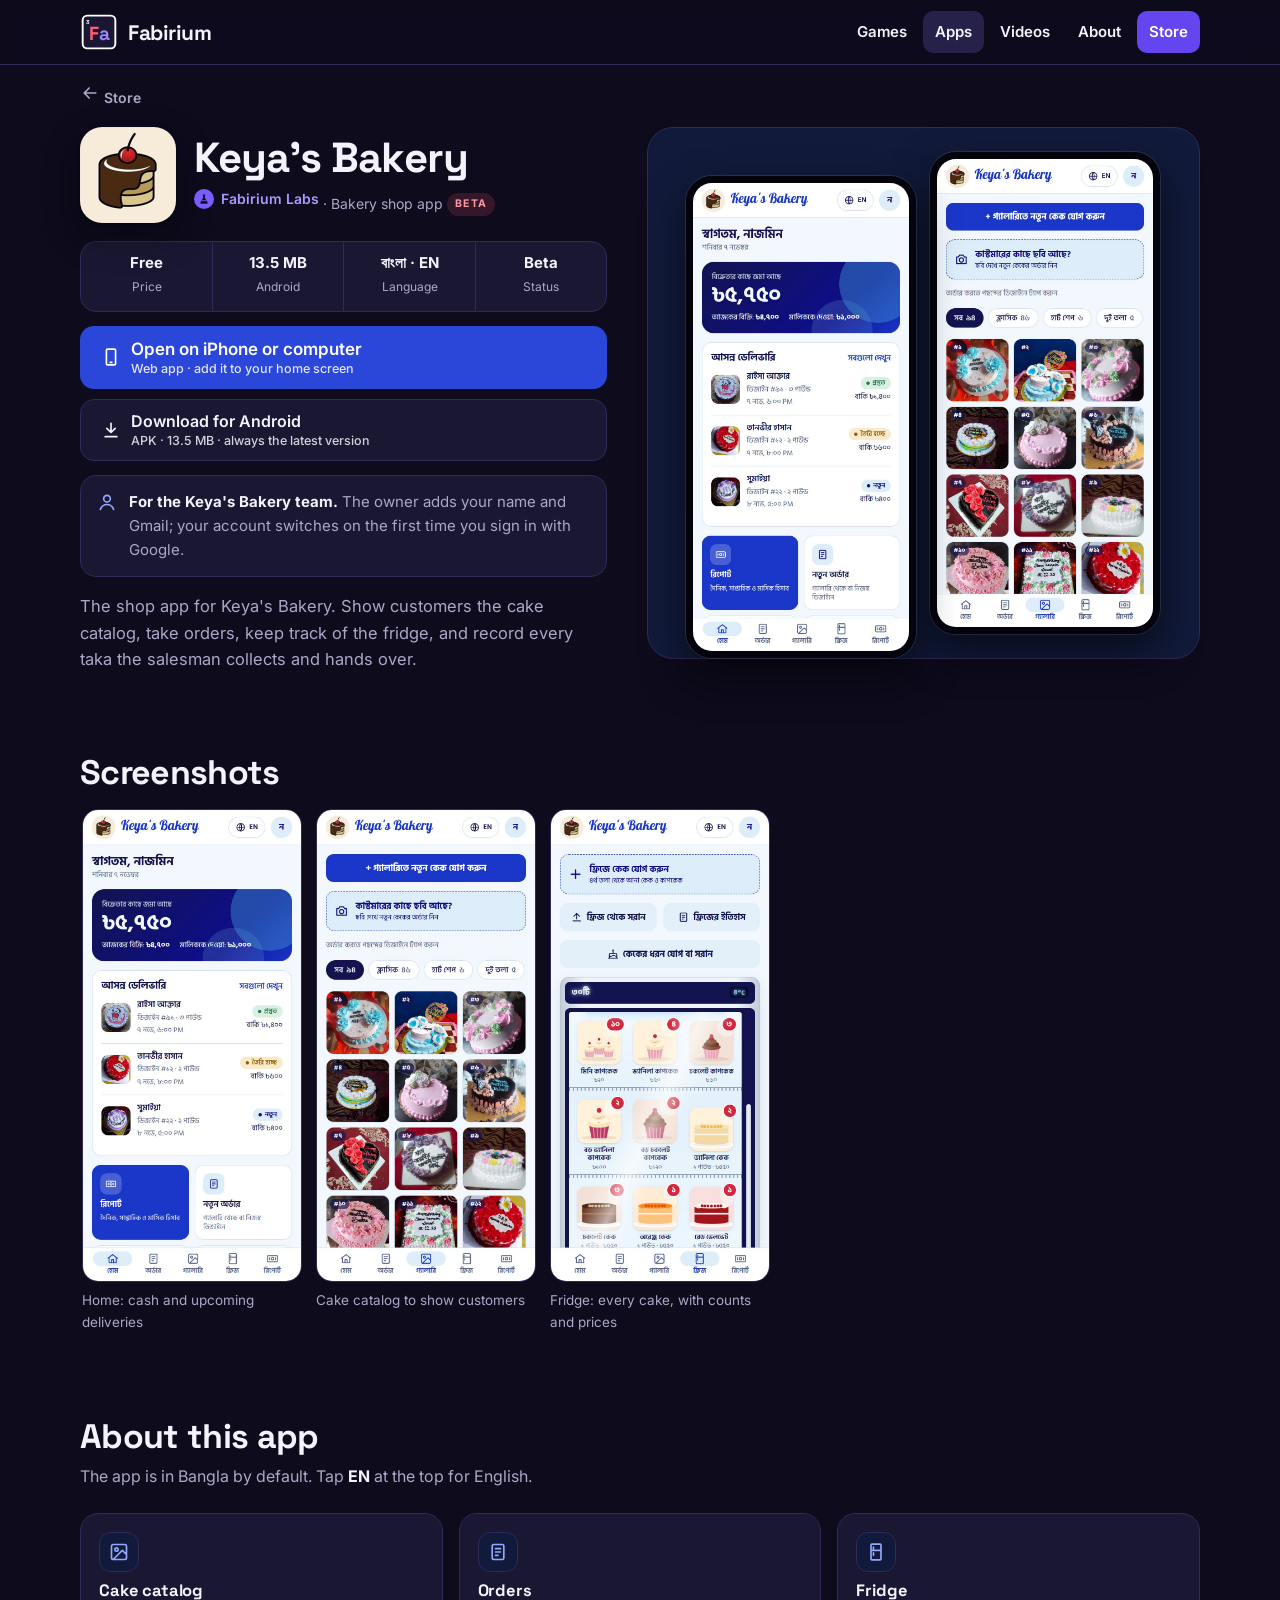
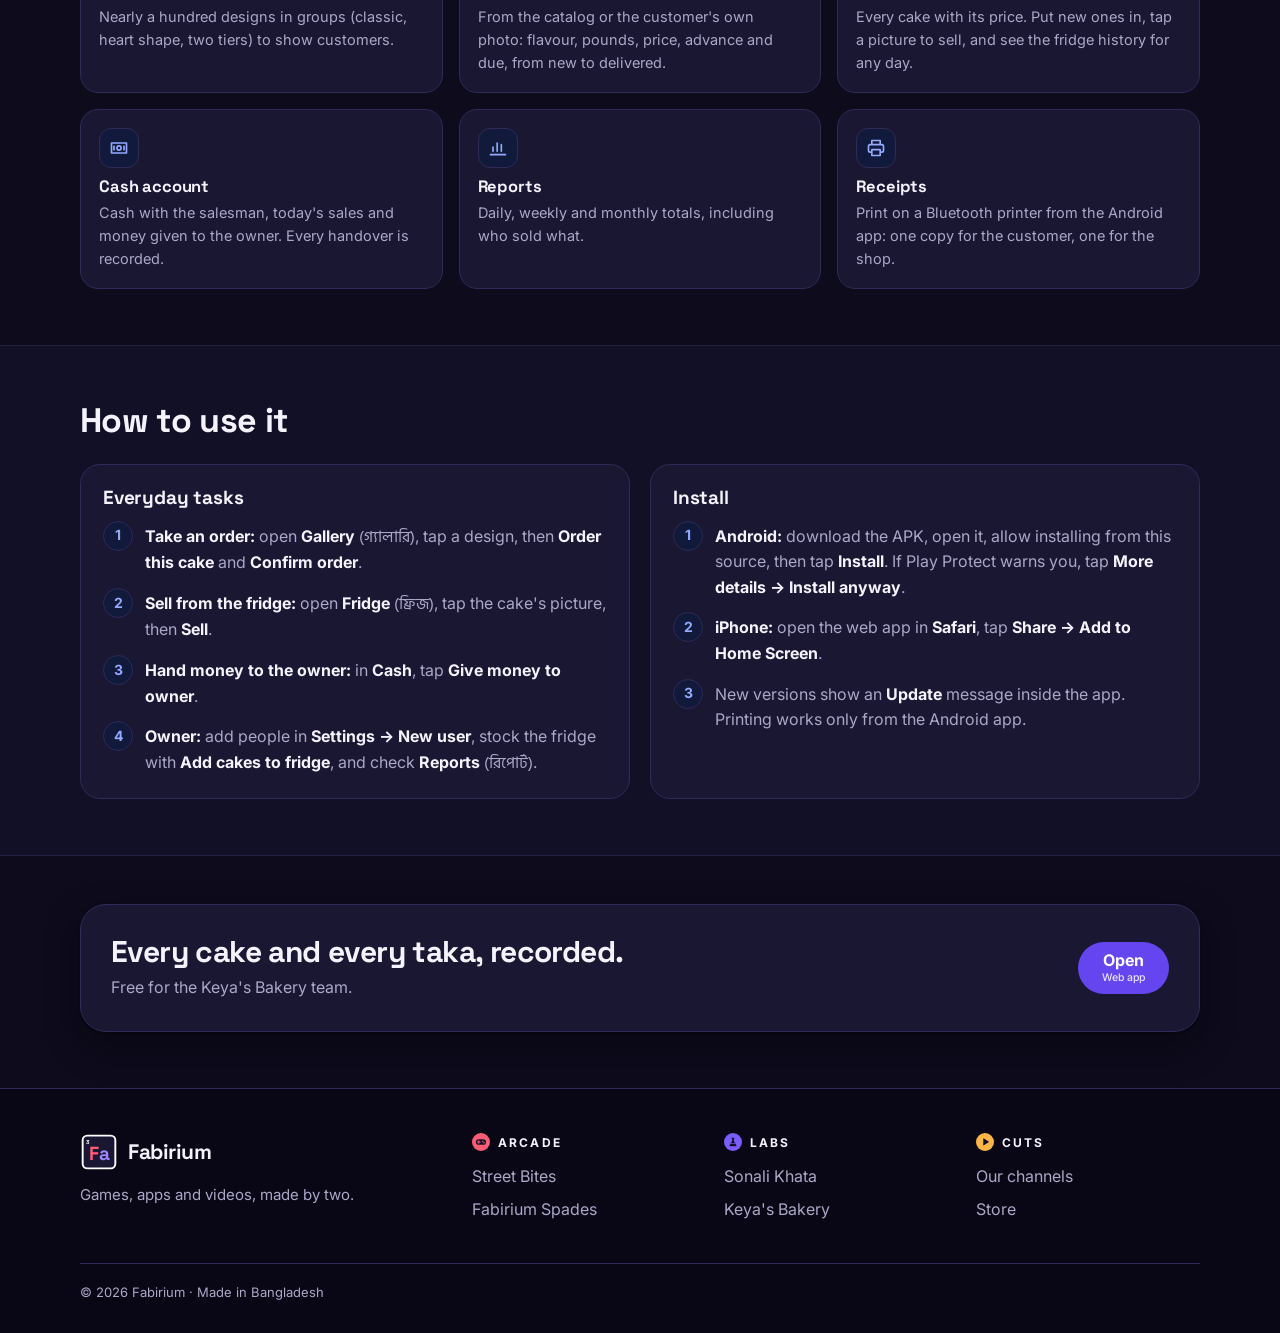
<file: apps/keyas-bakery.html>
<!doctype html>
<html lang="en">
<head>
<meta charset="utf-8">
<meta name="viewport" content="width=device-width, initial-scale=1, viewport-fit=cover">
<title>Keya's Bakery · Fabirium Labs</title>
<meta name="description" content="Cake catalog, orders, fridge stock and cash, for the bakery team.">
<meta property="og:type" content="website">
<meta property="og:title" content="Keya's Bakery · Fabirium Labs">
<meta property="og:description" content="Cake catalog, orders, fridge stock and cash, for the bakery team.">
<meta property="og:image" content="https://fabirium.com/assets/shots/keya-gallery.jpg">
<meta name="theme-color" content="#0D0B1C">
<link rel="icon" href="../assets/logo/favicon-32.png" sizes="32x32" type="image/png">
<link rel="icon" href="../assets/logo/icon-192.png" sizes="192x192" type="image/png">
<link rel="apple-touch-icon" href="../assets/logo/apple-touch-icon.png">
<link rel="preconnect" href="https://fonts.googleapis.com">
<link rel="preconnect" href="https://fonts.gstatic.com" crossorigin>
<link rel="stylesheet" href="https://fonts.googleapis.com/css2?family=Inter:wght@400;500;600;700&family=Space+Grotesk:wght@700&family=Hind+Siliguri:wght@500&display=swap">
<link rel="stylesheet" href="../assets/site.css">
</head>
<body style="--p:#2B47D9; --p-soft:#111A3A; --p-text:#93A8FF">
<svg width="0" height="0" style="position:absolute" aria-hidden="true"><symbol id="i-home" viewBox="0 0 24 24"><path d="M3 11l9-7 9 7M5 10v10h14V10M10 20v-6h4v6"/></symbol><symbol id="i-bag" viewBox="0 0 24 24"><path d="M5 8h14l-1.2 12H6.2zM9 8V6.5a3 3 0 016 0V8"/></symbol><symbol id="i-pad" viewBox="0 0 24 24"><path d="M7.5 7h9a5 5 0 010 10h-9a5 5 0 010-10zM8.5 10v4M6.5 12h4M15.5 11h.01M17.5 13h.01"/></symbol><symbol id="i-grid" viewBox="0 0 24 24"><path d="M4 4h6v6H4zM14 4h6v6h-6zM4 14h6v6H4zM14 14h6v6h-6z"/></symbol><symbol id="i-video" viewBox="0 0 24 24"><path d="M3 6.5h12.5v11H3zM15.5 10.5l5.5-3v9l-5.5-3"/></symbol><symbol id="i-search" viewBox="0 0 24 24"><path d="M11 18a7 7 0 100-14 7 7 0 000 14zM20 20l-4-4"/></symbol><symbol id="i-back" viewBox="0 0 24 24"><path d="M19 12H5M11 6l-6 6 6 6"/></symbol><symbol id="i-arrow" viewBox="0 0 24 24"><path d="M5 12h14M13 6l6 6-6 6"/></symbol><symbol id="i-download" viewBox="0 0 24 24"><path d="M12 4v11M7 10l5 5 5-5M5 20h14"/></symbol><symbol id="i-monitor" viewBox="0 0 24 24"><path d="M4 5h16a1 1 0 011 1v9a1 1 0 01-1 1H4a1 1 0 01-1-1V6a1 1 0 011-1zM9 20h6M12 16v4"/></symbol><symbol id="i-phone" viewBox="0 0 24 24"><path d="M8 2.5h8A1.5 1.5 0 0117.5 4v16a1.5 1.5 0 01-1.5 1.5H8A1.5 1.5 0 016.5 20V4A1.5 1.5 0 018 2.5zM11 18.5h2"/></symbol><symbol id="i-globe" viewBox="0 0 24 24"><path d="M12 21a9 9 0 100-18 9 9 0 000 18zM3 12h18M12 3c2.5 2.7 3.8 5.7 3.8 9s-1.3 6.3-3.8 9c-2.5-2.7-3.8-5.7-3.8-9S9.5 5.7 12 3z"/></symbol><symbol id="i-info" viewBox="0 0 24 24"><path d="M12 21a9 9 0 100-18 9 9 0 000 18zM12 11v5M12 8h.01"/></symbol><symbol id="i-users" viewBox="0 0 24 24"><path d="M16 19v-1a4 4 0 00-4-4H7a4 4 0 00-4 4v1M9.5 10a3.5 3.5 0 100-7 3.5 3.5 0 000 7zM21 19v-1a4 4 0 00-3-3.9M16 3.2a3.5 3.5 0 010 6.6"/></symbol><symbol id="i-clock" viewBox="0 0 24 24"><path d="M12 21a9 9 0 100-18 9 9 0 000 18zM12 7v5l3 2"/></symbol><symbol id="i-food" viewBox="0 0 24 24"><path d="M4 11h16a8 8 0 01-16 0zM3 21h18M8 7c0-1.5 1-1.5 1-3M12 7c0-1.5 1-1.5 1-3M16 7c0-1.5 1-1.5 1-3"/></symbol><symbol id="i-smile" viewBox="0 0 24 24"><path d="M12 21a9 9 0 100-18 9 9 0 000 18zM8.5 14a4 4 0 007 0M9 9.5h.01M15 9.5h.01"/></symbol><symbol id="i-chair" viewBox="0 0 24 24"><path d="M7 3v8M17 3v8M6 11h12v4H6zM7 15v6M17 15v6"/></symbol><symbol id="i-cloud" viewBox="0 0 24 24"><path d="M7 18a4.5 4.5 0 01-.6-9 6 6 0 0111.5 1.5A3.75 3.75 0 0117.5 18z"/></symbol><symbol id="i-bot" viewBox="0 0 24 24"><path d="M5 9h14v10H5zM12 5v4M9 14h.01M15 14h.01M3 13v3M21 13v3"/></symbol><symbol id="i-cards" viewBox="0 0 24 24"><path d="M6 4h8a2 2 0 012 2v12a2 2 0 01-2 2H6a2 2 0 01-2-2V6a2 2 0 012-2zM16 7.5l2.6.7a2 2 0 011.4 2.4l-2.4 8.9"/></symbol><symbol id="i-refresh" viewBox="0 0 24 24"><path d="M20 11a8 8 0 10-2.3 5.7M20 5v6h-6"/></symbol><symbol id="i-check" viewBox="0 0 24 24"><path d="M5 12l5 5L20 7"/></symbol><symbol id="i-music" viewBox="0 0 24 24"><path d="M9 18V5l11-2v13M9 18a3 3 0 11-6 0 3 3 0 016 0zM20 16a3 3 0 11-6 0 3 3 0 016 0z"/></symbol><symbol id="i-lock" viewBox="0 0 24 24"><path d="M7 11V8a5 5 0 0110 0v3M5 11h14v10H5z"/></symbol><symbol id="i-shield" viewBox="0 0 24 24"><path d="M12 3l8 3v6c0 4.5-3.4 8-8 9-4.6-1-8-4.5-8-9V6zM8.5 12l2.5 2.5 4.5-5"/></symbol><symbol id="i-language" viewBox="0 0 24 24"><path d="M4 5h9M8.5 3v2M6 5c0 4 3 7 6 8M11 5c0 3-2 6-6 8M13 21l4-9 4 9M14.5 17.5h5"/></symbol><symbol id="i-user" viewBox="0 0 24 24"><path d="M12 12a4 4 0 100-8 4 4 0 000 8zM4 21c1.5-4 4.5-6 8-6s6.5 2 8 6"/></symbol><symbol id="i-image" viewBox="0 0 24 24"><path d="M5 3h14a2 2 0 012 2v14a2 2 0 01-2 2H5a2 2 0 01-2-2V5a2 2 0 012-2zM9 11a2 2 0 100-4 2 2 0 000 4zM21 15l-5-5L5 21"/></symbol><symbol id="i-list" viewBox="0 0 24 24"><path d="M7 3h10a2 2 0 012 2v14a2 2 0 01-2 2H7a2 2 0 01-2-2V5a2 2 0 012-2zM9 8h6M9 12h6M9 16h3"/></symbol><symbol id="i-fridge" viewBox="0 0 24 24"><path d="M7 2.5h10a1 1 0 011 1v17a1 1 0 01-1 1H7a1 1 0 01-1-1v-17a1 1 0 011-1zM6 10h12M9 6v2M9 13v3"/></symbol><symbol id="i-cash" viewBox="0 0 24 24"><path d="M3 6h18v12H3zM12 14.5a2.5 2.5 0 100-5 2.5 2.5 0 000 5zM6 10v4M18 10v4"/></symbol><symbol id="i-chart" viewBox="0 0 24 24"><path d="M3 20h18M6 16v-5M11 16V6M16 16v-8"/></symbol><symbol id="i-printer" viewBox="0 0 24 24"><path d="M7 8V3h10v5M7 17H5a2 2 0 01-2-2v-5a2 2 0 012-2h14a2 2 0 012 2v5a2 2 0 01-2 2h-2M7 14h10v7H7z"/></symbol><symbol id="i-play" viewBox="0 0 24 24"><path d="M8 5.5v13l10.5-6.5z"/></symbol></svg>
<header class="site-header"><div class="wrap">
  <a class="brand" href="../index.html" aria-label="Fabirium home"><svg viewBox="0 0 100 100" aria-hidden="true"><rect x="7" y="7" width="86" height="86" rx="12" fill="#1A1733" stroke="#FFFFFF" stroke-width="5"/><text x="17" y="28" font-family="'Space Grotesk', sans-serif" font-weight="700" font-size="15" fill="#FFFFFF">3</text><text x="50" y="71" text-anchor="middle" font-family="'Space Grotesk', sans-serif" font-weight="700" font-size="50" letter-spacing="-1"><tspan fill="#FF5D73">F</tspan><tspan fill="#9D86FF">a</tspan></text></svg><span class="brand-name">Fabirium</span></a>
  <nav class="nav" aria-label="Main"><a href="../store.html#games">Games</a><a href="../store.html#apps" aria-current="page">Apps</a><a href="../cuts.html">Videos</a><a href="../index.html#about">About</a><a class="nav-store" href="../store.html">Store</a></nav>
</div></header>
<main>

<div class="wrap crumb"><a href="../store.html#apps"><svg class="icon"><use href="#i-back"/></svg> Store</a></div>
<section><div class="wrap listing">
  <div>
    <div class="listing-id"><img src="../assets/icons/keyas-bakery.png" alt="Keya's Bakery icon"><div><h1>Keya's Bakery</h1><a class="dev" style="--b:#A99BFF" href="../store.html#apps"><svg viewBox="0 0 24 24" aria-hidden="true"><circle cx="12" cy="12" r="12" fill="#7B5CFF"/><g transform="translate(5 5) scale(.583)"><path fill="#14122B" d="M9 2.5h6v2h-1v5.2l5.4 8.9a2 2 0 01-1.7 3H6.3a2 2 0 01-1.7-3l5.4-8.9V4.5H9z"/><path d="M7.6 15.4h8.8" fill="none" stroke="#7B5CFF" stroke-width="1.6" stroke-linecap="round"/></g></svg>Fabirium Labs</a> <span class="muted" style="font-size:14px">· Bakery shop app</span> <span class="badge badge-beta">Beta</span></div></div>
    <div class="stats"><div><b>Free</b><span>Price</span></div><div><b>13.5 MB</b><span>Android</span></div><div><b>বাংলা · EN</b><span>Language</span></div><div><b>Beta</b><span>Status</span></div></div>
    <div class="install">
      <a class="btn btn-product" href="https://github.com/SkAbir155/keyas-bakery-app/raw/main/KeyasBakery.apk" data-for="android"><svg class="icon"><use href="#i-download"/></svg><span class="btn-text">Download for Android<small>APK · 13.5 MB · always the latest version</small></span></a>
      <a class="btn btn-ghost" href="https://keyas-bakery.web.app/app/" data-for="ios desktop"><svg class="icon"><use href="#i-phone"/></svg><span class="btn-text">Open on iPhone or computer<small>Web app · add it to your home screen</small></span></a>
    </div>
    
    <div class="callout"><svg class="icon"><use href="#i-user"/></svg><div><b>For the Keya's Bakery team.</b> The owner adds your name and Gmail; your account switches on the first time you sign in with Google.</div></div>
    <p class="lead" style="margin-top:16px">The shop app for Keya's Bakery. Show customers the cake catalog, take orders, keep track of the fridge, and record every taka the salesman collects and hands over.</p>
  </div>
  <div class="listing-visual"><img class="phone back" src="../assets/shots/keya-home.jpg" alt="Home: cash with the salesman and upcoming deliveries"><img class="phone" src="../assets/shots/keya-gallery.jpg" alt="The cake catalog"></div>
</div></section>
<section class="section" style="padding-bottom:12px"><div class="wrap">
  <div class="section-head" style="margin-bottom:12px"><div><h2>Screenshots</h2></div></div>
  <div class="shots"><figure class="ph"><img src="../assets/shots/keya-home.jpg" alt="Home: cash and upcoming deliveries" loading="lazy"><figcaption>Home: cash and upcoming deliveries</figcaption></figure><figure class="ph"><img src="../assets/shots/keya-gallery.jpg" alt="Cake catalog to show customers" loading="lazy"><figcaption>Cake catalog to show customers</figcaption></figure><figure class="ph"><img src="../assets/shots/keya-fridge.jpg" alt="Fridge: every cake, with counts and prices" loading="lazy"><figcaption>Fridge: every cake, with counts and prices</figcaption></figure></div>
</div></section>

<section class="section"><div class="wrap">
  <div class="section-head"><div><h2>About this app</h2><p>The app is in Bangla by default. Tap <b>EN</b> at the top for English.</p></div></div>
  <div class="features">
    <div class="feature"><div class="ficon"><svg class="icon"><use href="#i-image"/></svg></div><h3>Cake catalog</h3><p>Nearly a hundred designs in groups (classic, heart shape, two tiers) to show customers.</p></div>
    <div class="feature"><div class="ficon"><svg class="icon"><use href="#i-list"/></svg></div><h3>Orders</h3><p>From the catalog or the customer's own photo: flavour, pounds, price, advance and due, from new to delivered.</p></div>
    <div class="feature"><div class="ficon"><svg class="icon"><use href="#i-fridge"/></svg></div><h3>Fridge</h3><p>Every cake with its price. Put new ones in, tap a picture to sell, and see the fridge history for any day.</p></div>
    <div class="feature"><div class="ficon"><svg class="icon"><use href="#i-cash"/></svg></div><h3>Cash account</h3><p>Cash with the salesman, today's sales and money given to the owner. Every handover is recorded.</p></div>
    <div class="feature"><div class="ficon"><svg class="icon"><use href="#i-chart"/></svg></div><h3>Reports</h3><p>Daily, weekly and monthly totals, including who sold what.</p></div>
    <div class="feature"><div class="ficon"><svg class="icon"><use href="#i-printer"/></svg></div><h3>Receipts</h3><p>Print on a Bluetooth printer from the Android app: one copy for the customer, one for the shop.</p></div>
  </div>
</div></section>
<section class="section section-alt"><div class="wrap">
  <div class="section-head"><div><h2>How to use it</h2></div></div>
  <div class="two-col">
    <div class="panel"><h3>Everyday tasks</h3><ol class="steps">
      <li><div><b>Take an order:</b> open <b>Gallery</b> <span class="bn">(গ্যালারি)</span>, tap a design, then <b>Order this cake</b> and <b>Confirm order</b>.</div></li>
      <li><div><b>Sell from the fridge:</b> open <b>Fridge</b> <span class="bn">(ফ্রিজ)</span>, tap the cake's picture, then <b>Sell</b>.</div></li>
      <li><div><b>Hand money to the owner:</b> in <b>Cash</b>, tap <b>Give money to owner</b>.</div></li>
      <li><div><b>Owner:</b> add people in <b>Settings → New user</b>, stock the fridge with <b>Add cakes to fridge</b>, and check <b>Reports</b> <span class="bn">(রিপোর্ট)</span>.</div></li>
    </ol></div>
    <div class="panel"><h3>Install</h3><ol class="steps">
      <li><div><b>Android:</b> download the APK, open it, allow installing from this source, then tap <b>Install</b>. If Play Protect warns you, tap <b>More details → Install anyway</b>.</div></li>
      <li><div><b>iPhone:</b> open the web app in <b>Safari</b>, tap <b>Share → Add to Home Screen</b>.</div></li>
      <li><div>New versions show an <b>Update</b> message inside the app. Printing works only from the Android app.</div></li>
    </ol></div>
  </div>
</div></section>
<section class="wrap cta-section" style="margin-top:40px"><div class="cta">
  <div><h2>Every cake and every taka, recorded.</h2><p>Free for the Keya's Bakery team.</p></div>
  <div class="btn-row"><a class="get view" style="min-height:48px;padding:10px 24px;font-size:16px" href="../apps/keyas-bakery.html" data-get data-android="https://github.com/SkAbir155/keyas-bakery-app/raw/main/KeyasBakery.apk" data-android-label="Get" data-android-note="13.5 MB" data-ios="https://keyas-bakery.web.app/app/" data-ios-label="Open" data-ios-note="Web app" data-desktop="https://keyas-bakery.web.app/app/" data-desktop-label="Open" data-desktop-note="Web app" aria-label="Get Keya's Bakery">View</a></div>
</div></section>
</main>
<footer class="site-footer"><div class="wrap">
  <div><a class="brand" href="../index.html" aria-label="Fabirium home"><svg viewBox="0 0 100 100" aria-hidden="true"><rect x="7" y="7" width="86" height="86" rx="12" fill="#1A1733" stroke="#FFFFFF" stroke-width="5"/><text x="17" y="28" font-family="'Space Grotesk', sans-serif" font-weight="700" font-size="15" fill="#FFFFFF">3</text><text x="50" y="71" text-anchor="middle" font-family="'Space Grotesk', sans-serif" font-weight="700" font-size="50" letter-spacing="-1"><tspan fill="#FF5D73">F</tspan><tspan fill="#9D86FF">a</tspan></text></svg><span class="brand-name">Fabirium</span></a><p>Games, apps and videos, made by two.</p></div>
  <div><h4><svg viewBox="0 0 24 24" aria-hidden="true"><circle cx="12" cy="12" r="12" fill="#FF5D73"/><g transform="translate(5 5) scale(.583)"><path fill="#14122B" d="M7 5.5h10a6.5 6.5 0 010 13H7a6.5 6.5 0 010-13z"/><path d="M7 9v6M4 12h6" fill="none" stroke="#FF5D73" stroke-width="2.4" stroke-linecap="round"/><circle cx="16" cy="10.4" r="1.7" fill="#FF5D73"/><circle cx="19" cy="13.6" r="1.7" fill="#FF5D73"/></g></svg>Arcade</h4><ul><li><a href="../games/street-bites.html">Street Bites</a></li><li><a href="../games/fabirium-spades.html">Fabirium Spades</a></li></ul></div>
  <div><h4><svg viewBox="0 0 24 24" aria-hidden="true"><circle cx="12" cy="12" r="12" fill="#7B5CFF"/><g transform="translate(5 5) scale(.583)"><path fill="#14122B" d="M9 2.5h6v2h-1v5.2l5.4 8.9a2 2 0 01-1.7 3H6.3a2 2 0 01-1.7-3l5.4-8.9V4.5H9z"/><path d="M7.6 15.4h8.8" fill="none" stroke="#7B5CFF" stroke-width="1.6" stroke-linecap="round"/></g></svg>Labs</h4><ul><li><a href="../apps/sonali-khata.html">Sonali Khata</a></li><li><a href="../apps/keyas-bakery.html">Keya's Bakery</a></li></ul></div>
  <div><h4><svg viewBox="0 0 24 24" aria-hidden="true"><circle cx="12" cy="12" r="12" fill="#FFB547"/><g transform="translate(5 5) scale(.583)"><path fill="#14122B" d="M8 4.8c0-.9 1-1.4 1.7-1l10.6 6.9c.7.5.7 1.6 0 2.1L9.7 19.7c-.7.5-1.7-.1-1.7-1z"/></g></svg>Cuts</h4><ul><li><a href="../cuts.html">Our channels</a></li><li><a href="../store.html">Store</a></li></ul></div>
  <p class="legal">© <span data-year>2026</span> Fabirium · Made in Bangladesh</p>
</div></footer>
<nav class="tabbar" aria-label="Sections"><a href="../index.html"><svg class="icon"><use href="#i-home"/></svg>Home</a><a href="../store.html#games"><svg class="icon"><use href="#i-pad"/></svg>Games</a><a href="../store.html#apps" aria-current="page"><svg class="icon"><use href="#i-grid"/></svg>Apps</a><a href="../cuts.html"><svg class="icon"><use href="#i-video"/></svg>Videos</a></nav>
<script src="../assets/site.js"></script>
</body>
</html>
</file>
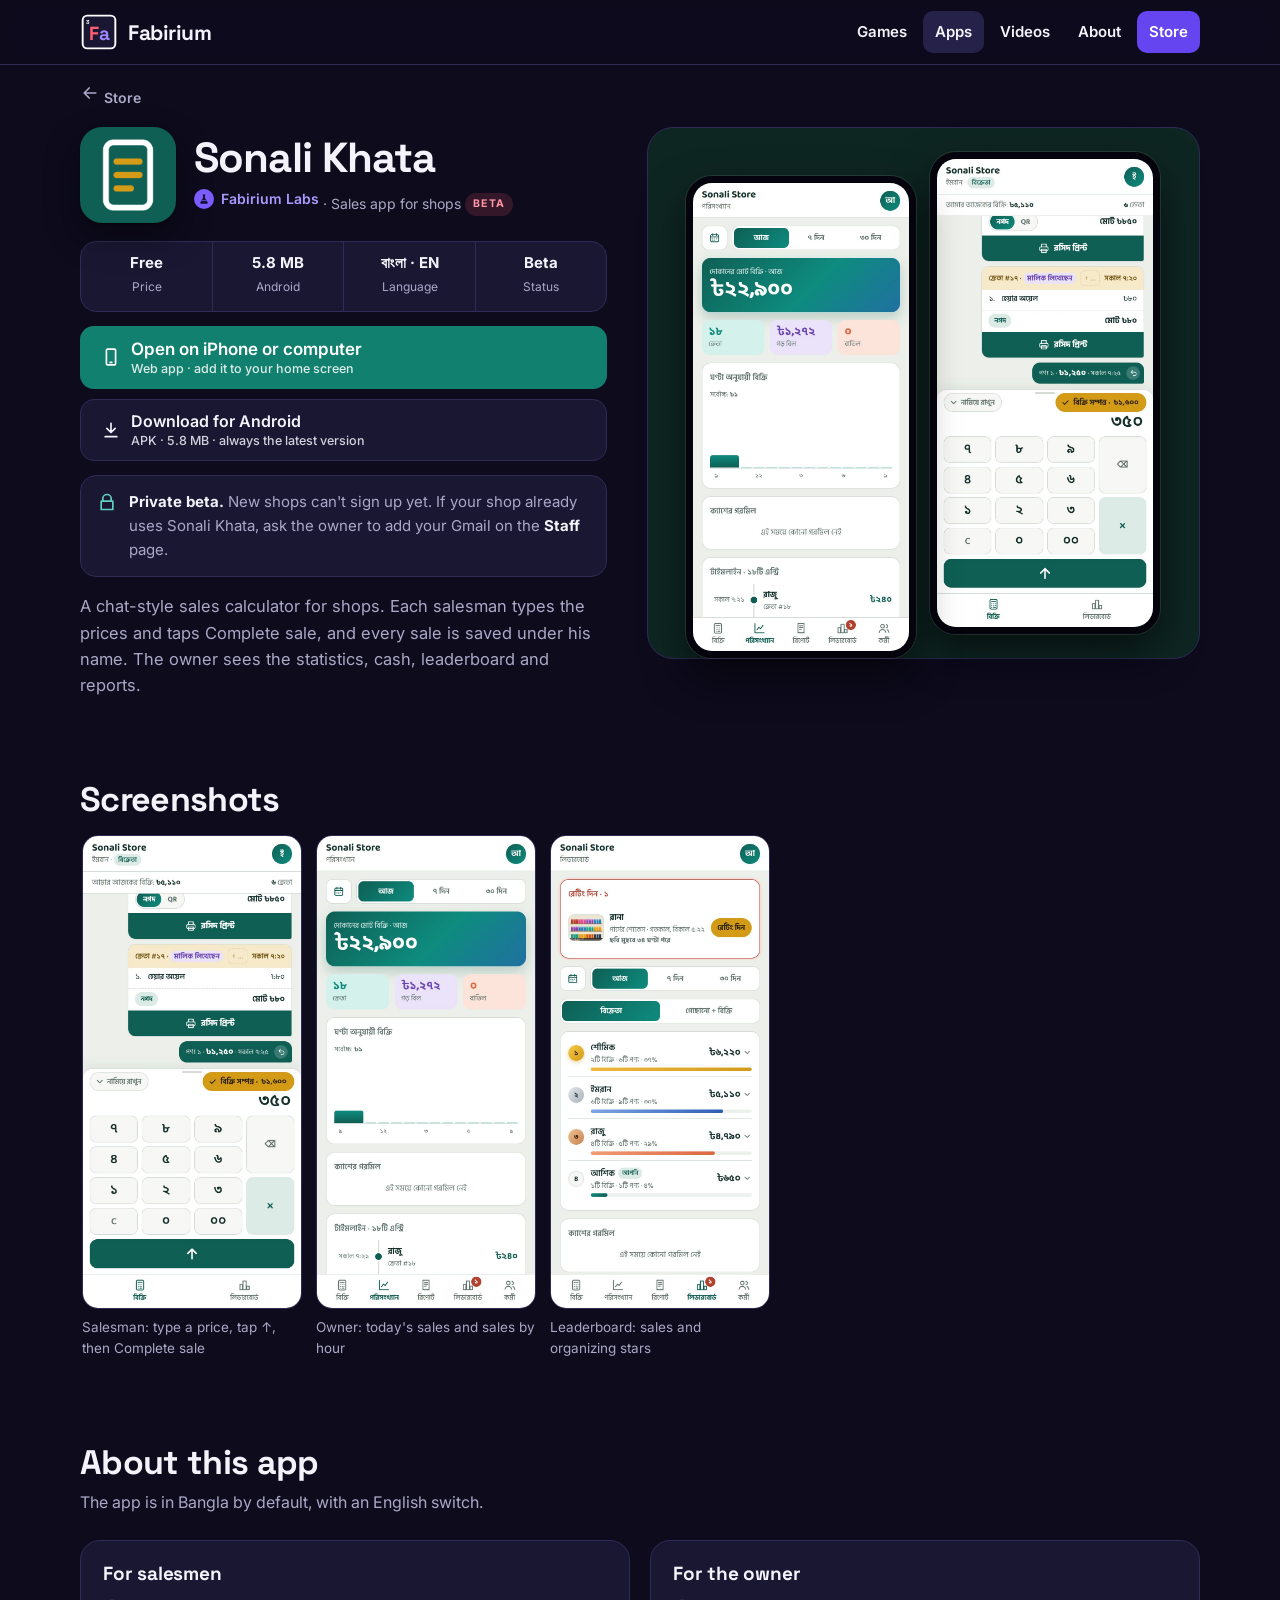
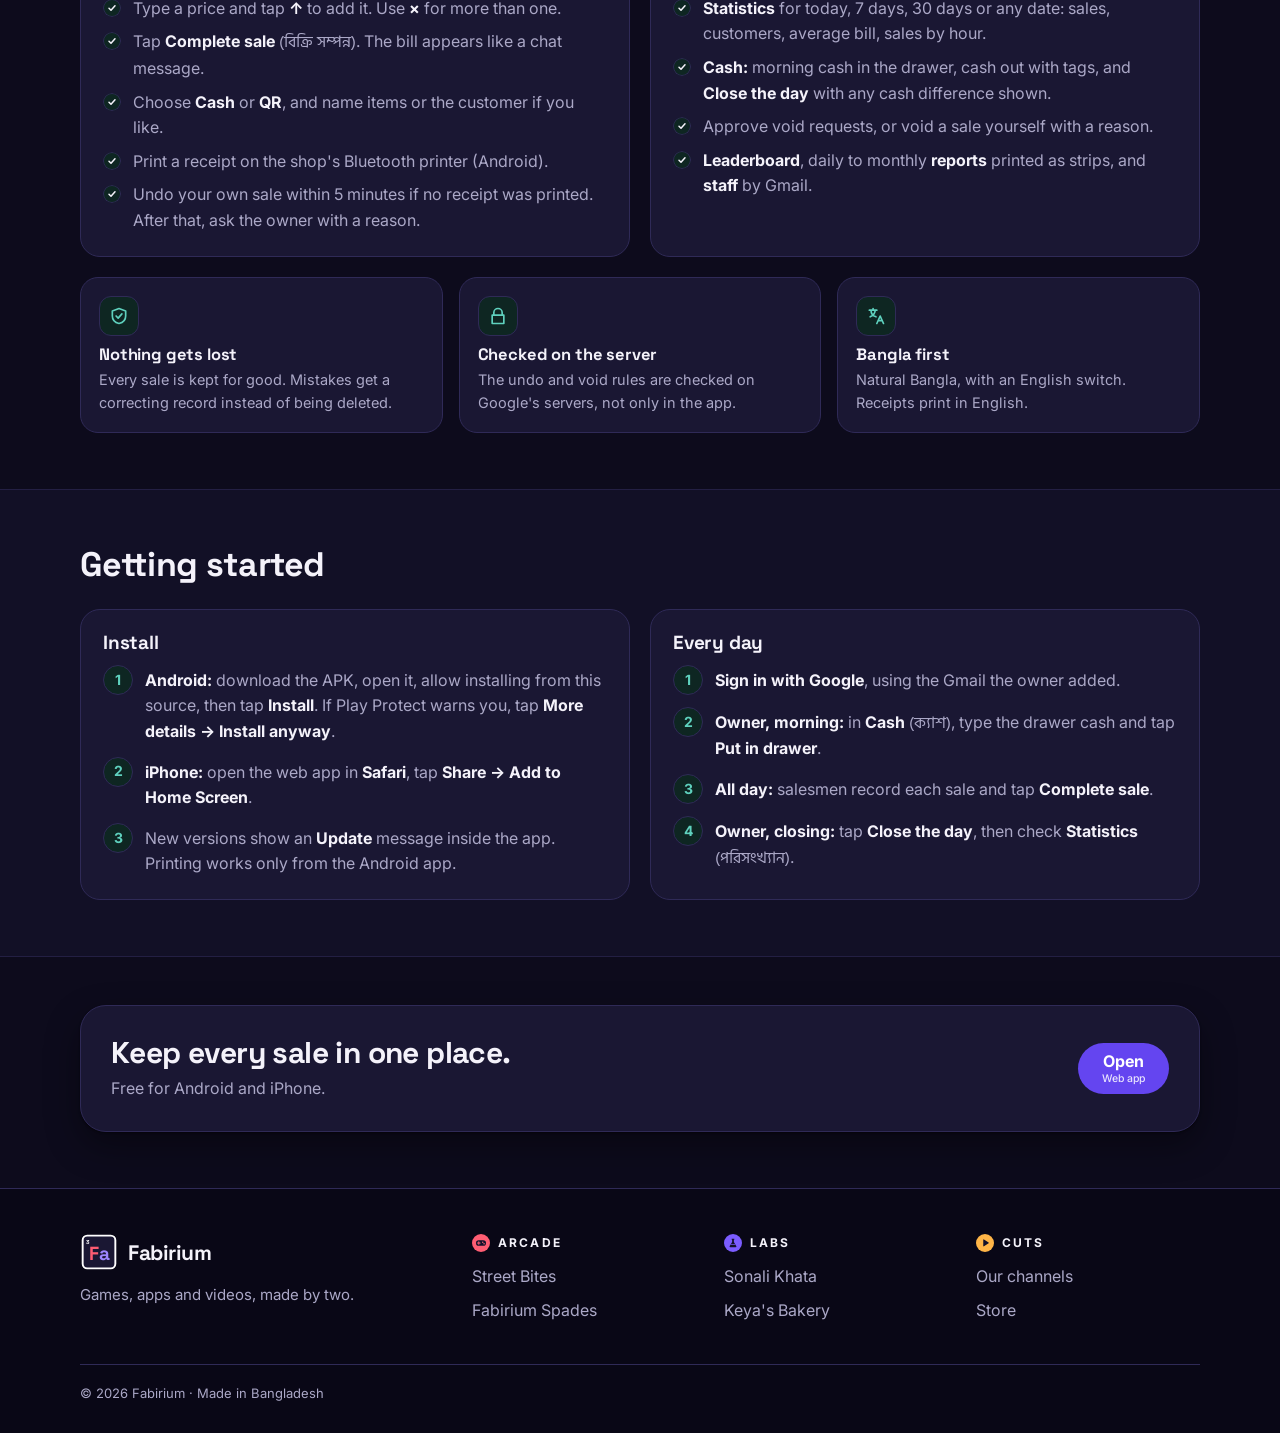
<file: apps/sonali-khata.html>
<!doctype html>
<html lang="en">
<head>
<meta charset="utf-8">
<meta name="viewport" content="width=device-width, initial-scale=1, viewport-fit=cover">
<title>Sonali Khata · Fabirium Labs</title>
<meta name="description" content="A chat-style sales calculator: every sale saved, the owner sees everything.">
<meta property="og:type" content="website">
<meta property="og:title" content="Sonali Khata · Fabirium Labs">
<meta property="og:description" content="A chat-style sales calculator: every sale saved, the owner sees everything.">
<meta property="og:image" content="https://fabirium.com/assets/shots/sonali-sell.jpg">
<meta name="theme-color" content="#0D0B1C">
<link rel="icon" href="../assets/logo/favicon-32.png" sizes="32x32" type="image/png">
<link rel="icon" href="../assets/logo/icon-192.png" sizes="192x192" type="image/png">
<link rel="apple-touch-icon" href="../assets/logo/apple-touch-icon.png">
<link rel="preconnect" href="https://fonts.googleapis.com">
<link rel="preconnect" href="https://fonts.gstatic.com" crossorigin>
<link rel="stylesheet" href="https://fonts.googleapis.com/css2?family=Inter:wght@400;500;600;700&family=Space+Grotesk:wght@700&family=Hind+Siliguri:wght@500&display=swap">
<link rel="stylesheet" href="../assets/site.css">
</head>
<body style="--p:#12806F; --p-soft:#0E2622; --p-text:#5FD1BE">
<svg width="0" height="0" style="position:absolute" aria-hidden="true"><symbol id="i-home" viewBox="0 0 24 24"><path d="M3 11l9-7 9 7M5 10v10h14V10M10 20v-6h4v6"/></symbol><symbol id="i-bag" viewBox="0 0 24 24"><path d="M5 8h14l-1.2 12H6.2zM9 8V6.5a3 3 0 016 0V8"/></symbol><symbol id="i-pad" viewBox="0 0 24 24"><path d="M7.5 7h9a5 5 0 010 10h-9a5 5 0 010-10zM8.5 10v4M6.5 12h4M15.5 11h.01M17.5 13h.01"/></symbol><symbol id="i-grid" viewBox="0 0 24 24"><path d="M4 4h6v6H4zM14 4h6v6h-6zM4 14h6v6H4zM14 14h6v6h-6z"/></symbol><symbol id="i-video" viewBox="0 0 24 24"><path d="M3 6.5h12.5v11H3zM15.5 10.5l5.5-3v9l-5.5-3"/></symbol><symbol id="i-search" viewBox="0 0 24 24"><path d="M11 18a7 7 0 100-14 7 7 0 000 14zM20 20l-4-4"/></symbol><symbol id="i-back" viewBox="0 0 24 24"><path d="M19 12H5M11 6l-6 6 6 6"/></symbol><symbol id="i-arrow" viewBox="0 0 24 24"><path d="M5 12h14M13 6l6 6-6 6"/></symbol><symbol id="i-download" viewBox="0 0 24 24"><path d="M12 4v11M7 10l5 5 5-5M5 20h14"/></symbol><symbol id="i-monitor" viewBox="0 0 24 24"><path d="M4 5h16a1 1 0 011 1v9a1 1 0 01-1 1H4a1 1 0 01-1-1V6a1 1 0 011-1zM9 20h6M12 16v4"/></symbol><symbol id="i-phone" viewBox="0 0 24 24"><path d="M8 2.5h8A1.5 1.5 0 0117.5 4v16a1.5 1.5 0 01-1.5 1.5H8A1.5 1.5 0 016.5 20V4A1.5 1.5 0 018 2.5zM11 18.5h2"/></symbol><symbol id="i-globe" viewBox="0 0 24 24"><path d="M12 21a9 9 0 100-18 9 9 0 000 18zM3 12h18M12 3c2.5 2.7 3.8 5.7 3.8 9s-1.3 6.3-3.8 9c-2.5-2.7-3.8-5.7-3.8-9S9.5 5.7 12 3z"/></symbol><symbol id="i-info" viewBox="0 0 24 24"><path d="M12 21a9 9 0 100-18 9 9 0 000 18zM12 11v5M12 8h.01"/></symbol><symbol id="i-users" viewBox="0 0 24 24"><path d="M16 19v-1a4 4 0 00-4-4H7a4 4 0 00-4 4v1M9.5 10a3.5 3.5 0 100-7 3.5 3.5 0 000 7zM21 19v-1a4 4 0 00-3-3.9M16 3.2a3.5 3.5 0 010 6.6"/></symbol><symbol id="i-clock" viewBox="0 0 24 24"><path d="M12 21a9 9 0 100-18 9 9 0 000 18zM12 7v5l3 2"/></symbol><symbol id="i-food" viewBox="0 0 24 24"><path d="M4 11h16a8 8 0 01-16 0zM3 21h18M8 7c0-1.5 1-1.5 1-3M12 7c0-1.5 1-1.5 1-3M16 7c0-1.5 1-1.5 1-3"/></symbol><symbol id="i-smile" viewBox="0 0 24 24"><path d="M12 21a9 9 0 100-18 9 9 0 000 18zM8.5 14a4 4 0 007 0M9 9.5h.01M15 9.5h.01"/></symbol><symbol id="i-chair" viewBox="0 0 24 24"><path d="M7 3v8M17 3v8M6 11h12v4H6zM7 15v6M17 15v6"/></symbol><symbol id="i-cloud" viewBox="0 0 24 24"><path d="M7 18a4.5 4.5 0 01-.6-9 6 6 0 0111.5 1.5A3.75 3.75 0 0117.5 18z"/></symbol><symbol id="i-bot" viewBox="0 0 24 24"><path d="M5 9h14v10H5zM12 5v4M9 14h.01M15 14h.01M3 13v3M21 13v3"/></symbol><symbol id="i-cards" viewBox="0 0 24 24"><path d="M6 4h8a2 2 0 012 2v12a2 2 0 01-2 2H6a2 2 0 01-2-2V6a2 2 0 012-2zM16 7.5l2.6.7a2 2 0 011.4 2.4l-2.4 8.9"/></symbol><symbol id="i-refresh" viewBox="0 0 24 24"><path d="M20 11a8 8 0 10-2.3 5.7M20 5v6h-6"/></symbol><symbol id="i-check" viewBox="0 0 24 24"><path d="M5 12l5 5L20 7"/></symbol><symbol id="i-music" viewBox="0 0 24 24"><path d="M9 18V5l11-2v13M9 18a3 3 0 11-6 0 3 3 0 016 0zM20 16a3 3 0 11-6 0 3 3 0 016 0z"/></symbol><symbol id="i-lock" viewBox="0 0 24 24"><path d="M7 11V8a5 5 0 0110 0v3M5 11h14v10H5z"/></symbol><symbol id="i-shield" viewBox="0 0 24 24"><path d="M12 3l8 3v6c0 4.5-3.4 8-8 9-4.6-1-8-4.5-8-9V6zM8.5 12l2.5 2.5 4.5-5"/></symbol><symbol id="i-language" viewBox="0 0 24 24"><path d="M4 5h9M8.5 3v2M6 5c0 4 3 7 6 8M11 5c0 3-2 6-6 8M13 21l4-9 4 9M14.5 17.5h5"/></symbol><symbol id="i-user" viewBox="0 0 24 24"><path d="M12 12a4 4 0 100-8 4 4 0 000 8zM4 21c1.5-4 4.5-6 8-6s6.5 2 8 6"/></symbol><symbol id="i-image" viewBox="0 0 24 24"><path d="M5 3h14a2 2 0 012 2v14a2 2 0 01-2 2H5a2 2 0 01-2-2V5a2 2 0 012-2zM9 11a2 2 0 100-4 2 2 0 000 4zM21 15l-5-5L5 21"/></symbol><symbol id="i-list" viewBox="0 0 24 24"><path d="M7 3h10a2 2 0 012 2v14a2 2 0 01-2 2H7a2 2 0 01-2-2V5a2 2 0 012-2zM9 8h6M9 12h6M9 16h3"/></symbol><symbol id="i-fridge" viewBox="0 0 24 24"><path d="M7 2.5h10a1 1 0 011 1v17a1 1 0 01-1 1H7a1 1 0 01-1-1v-17a1 1 0 011-1zM6 10h12M9 6v2M9 13v3"/></symbol><symbol id="i-cash" viewBox="0 0 24 24"><path d="M3 6h18v12H3zM12 14.5a2.5 2.5 0 100-5 2.5 2.5 0 000 5zM6 10v4M18 10v4"/></symbol><symbol id="i-chart" viewBox="0 0 24 24"><path d="M3 20h18M6 16v-5M11 16V6M16 16v-8"/></symbol><symbol id="i-printer" viewBox="0 0 24 24"><path d="M7 8V3h10v5M7 17H5a2 2 0 01-2-2v-5a2 2 0 012-2h14a2 2 0 012 2v5a2 2 0 01-2 2h-2M7 14h10v7H7z"/></symbol><symbol id="i-play" viewBox="0 0 24 24"><path d="M8 5.5v13l10.5-6.5z"/></symbol></svg>
<header class="site-header"><div class="wrap">
  <a class="brand" href="../index.html" aria-label="Fabirium home"><svg viewBox="0 0 100 100" aria-hidden="true"><rect x="7" y="7" width="86" height="86" rx="12" fill="#1A1733" stroke="#FFFFFF" stroke-width="5"/><text x="17" y="28" font-family="'Space Grotesk', sans-serif" font-weight="700" font-size="15" fill="#FFFFFF">3</text><text x="50" y="71" text-anchor="middle" font-family="'Space Grotesk', sans-serif" font-weight="700" font-size="50" letter-spacing="-1"><tspan fill="#FF5D73">F</tspan><tspan fill="#9D86FF">a</tspan></text></svg><span class="brand-name">Fabirium</span></a>
  <nav class="nav" aria-label="Main"><a href="../store.html#games">Games</a><a href="../store.html#apps" aria-current="page">Apps</a><a href="../cuts.html">Videos</a><a href="../index.html#about">About</a><a class="nav-store" href="../store.html">Store</a></nav>
</div></header>
<main>

<div class="wrap crumb"><a href="../store.html#apps"><svg class="icon"><use href="#i-back"/></svg> Store</a></div>
<section><div class="wrap listing">
  <div>
    <div class="listing-id"><img src="../assets/icons/sonali-khata.png" alt="Sonali Khata icon"><div><h1>Sonali Khata</h1><a class="dev" style="--b:#A99BFF" href="../store.html#apps"><svg viewBox="0 0 24 24" aria-hidden="true"><circle cx="12" cy="12" r="12" fill="#7B5CFF"/><g transform="translate(5 5) scale(.583)"><path fill="#14122B" d="M9 2.5h6v2h-1v5.2l5.4 8.9a2 2 0 01-1.7 3H6.3a2 2 0 01-1.7-3l5.4-8.9V4.5H9z"/><path d="M7.6 15.4h8.8" fill="none" stroke="#7B5CFF" stroke-width="1.6" stroke-linecap="round"/></g></svg>Fabirium Labs</a> <span class="muted" style="font-size:14px">· Sales app for shops</span> <span class="badge badge-beta">Beta</span></div></div>
    <div class="stats"><div><b>Free</b><span>Price</span></div><div><b>5.8 MB</b><span>Android</span></div><div><b>বাংলা · EN</b><span>Language</span></div><div><b>Beta</b><span>Status</span></div></div>
    <div class="install">
      <a class="btn btn-product" href="https://github.com/SkAbir155/sonali-khata-app/raw/main/SonaliKhata.apk" data-for="android"><svg class="icon"><use href="#i-download"/></svg><span class="btn-text">Download for Android<small>APK · 5.8 MB · always the latest version</small></span></a>
      <a class="btn btn-ghost" href="https://sonali-khata.web.app/app/" data-for="ios desktop"><svg class="icon"><use href="#i-phone"/></svg><span class="btn-text">Open on iPhone or computer<small>Web app · add it to your home screen</small></span></a>
    </div>
    
    <div class="callout"><svg class="icon"><use href="#i-lock"/></svg><div><b>Private beta.</b> New shops can't sign up yet. If your shop already uses Sonali Khata, ask the owner to add your Gmail on the <b>Staff</b> page.</div></div>
    <p class="lead" style="margin-top:16px">A chat-style sales calculator for shops. Each salesman types the prices and taps Complete sale, and every sale is saved under his name. The owner sees the statistics, cash, leaderboard and reports.</p>
  </div>
  <div class="listing-visual"><img class="phone back" src="../assets/shots/sonali-stats.jpg" alt="The owner's statistics"><img class="phone" src="../assets/shots/sonali-sell.jpg" alt="A salesman's calculator with bills shown like chat messages"></div>
</div></section>
<section class="section" style="padding-bottom:12px"><div class="wrap">
  <div class="section-head" style="margin-bottom:12px"><div><h2>Screenshots</h2></div></div>
  <div class="shots"><figure class="ph"><img src="../assets/shots/sonali-sell.jpg" alt="Salesman: type a price, tap ↑, then Complete sale" loading="lazy"><figcaption>Salesman: type a price, tap ↑, then Complete sale</figcaption></figure><figure class="ph"><img src="../assets/shots/sonali-stats.jpg" alt="Owner: today's sales and sales by hour" loading="lazy"><figcaption>Owner: today's sales and sales by hour</figcaption></figure><figure class="ph"><img src="../assets/shots/sonali-board.jpg" alt="Leaderboard: sales and organizing stars" loading="lazy"><figcaption>Leaderboard: sales and organizing stars</figcaption></figure></div>
</div></section>

<section class="section"><div class="wrap">
  <div class="section-head"><div><h2>About this app</h2><p>The app is in Bangla by default, with an English switch.</p></div></div>
  <div class="two-col">
    <div class="panel"><h3>For salesmen</h3><ul class="ticks">
      <li><div>Type a price and tap <b>↑</b> to add it. Use <b>×</b> for more than one.</div></li>
      <li><div>Tap <b>Complete sale</b> <span class="bn">(বিক্রি সম্পন্ন)</span>. The bill appears like a chat message.</div></li>
      <li><div>Choose <b>Cash</b> or <b>QR</b>, and name items or the customer if you like.</div></li>
      <li><div>Print a receipt on the shop's Bluetooth printer (Android).</div></li>
      <li><div>Undo your own sale within 5 minutes if no receipt was printed. After that, ask the owner with a reason.</div></li>
    </ul></div>
    <div class="panel"><h3>For the owner</h3><ul class="ticks">
      <li><div><b>Statistics</b> for today, 7 days, 30 days or any date: sales, customers, average bill, sales by hour.</div></li>
      <li><div><b>Cash:</b> morning cash in the drawer, cash out with tags, and <b>Close the day</b> with any cash difference shown.</div></li>
      <li><div>Approve void requests, or void a sale yourself with a reason.</div></li>
      <li><div><b>Leaderboard</b>, daily to monthly <b>reports</b> printed as strips, and <b>staff</b> by Gmail.</div></li>
    </ul></div>
  </div>
  <div class="features" style="margin-top:20px">
    <div class="feature"><div class="ficon"><svg class="icon"><use href="#i-shield"/></svg></div><h3>Nothing gets lost</h3><p>Every sale is kept for good. Mistakes get a correcting record instead of being deleted.</p></div>
    <div class="feature"><div class="ficon"><svg class="icon"><use href="#i-lock"/></svg></div><h3>Checked on the server</h3><p>The undo and void rules are checked on Google's servers, not only in the app.</p></div>
    <div class="feature"><div class="ficon"><svg class="icon"><use href="#i-language"/></svg></div><h3>Bangla first</h3><p>Natural Bangla, with an English switch. Receipts print in English.</p></div>
  </div>
</div></section>
<section class="section section-alt"><div class="wrap">
  <div class="section-head"><div><h2>Getting started</h2></div></div>
  <div class="two-col">
    <div class="panel"><h3>Install</h3><ol class="steps">
      <li><div><b>Android:</b> download the APK, open it, allow installing from this source, then tap <b>Install</b>. If Play Protect warns you, tap <b>More details → Install anyway</b>.</div></li>
      <li><div><b>iPhone:</b> open the web app in <b>Safari</b>, tap <b>Share → Add to Home Screen</b>.</div></li>
      <li><div>New versions show an <b>Update</b> message inside the app. Printing works only from the Android app.</div></li>
    </ol></div>
    <div class="panel"><h3>Every day</h3><ol class="steps">
      <li><div><b>Sign in with Google</b>, using the Gmail the owner added.</div></li>
      <li><div><b>Owner, morning:</b> in <b>Cash</b> <span class="bn">(ক্যাশ)</span>, type the drawer cash and tap <b>Put in drawer</b>.</div></li>
      <li><div><b>All day:</b> salesmen record each sale and tap <b>Complete sale</b>.</div></li>
      <li><div><b>Owner, closing:</b> tap <b>Close the day</b>, then check <b>Statistics</b> <span class="bn">(পরিসংখ্যান)</span>.</div></li>
    </ol></div>
  </div>
</div></section>
<section class="wrap cta-section" style="margin-top:40px"><div class="cta">
  <div><h2>Keep every sale in one place.</h2><p>Free for Android and iPhone.</p></div>
  <div class="btn-row"><a class="get view" style="min-height:48px;padding:10px 24px;font-size:16px" href="../apps/sonali-khata.html" data-get data-android="https://github.com/SkAbir155/sonali-khata-app/raw/main/SonaliKhata.apk" data-android-label="Get" data-android-note="5.8 MB" data-ios="https://sonali-khata.web.app/app/" data-ios-label="Open" data-ios-note="Web app" data-desktop="https://sonali-khata.web.app/app/" data-desktop-label="Open" data-desktop-note="Web app" aria-label="Get Sonali Khata">View</a></div>
</div></section>
</main>
<footer class="site-footer"><div class="wrap">
  <div><a class="brand" href="../index.html" aria-label="Fabirium home"><svg viewBox="0 0 100 100" aria-hidden="true"><rect x="7" y="7" width="86" height="86" rx="12" fill="#1A1733" stroke="#FFFFFF" stroke-width="5"/><text x="17" y="28" font-family="'Space Grotesk', sans-serif" font-weight="700" font-size="15" fill="#FFFFFF">3</text><text x="50" y="71" text-anchor="middle" font-family="'Space Grotesk', sans-serif" font-weight="700" font-size="50" letter-spacing="-1"><tspan fill="#FF5D73">F</tspan><tspan fill="#9D86FF">a</tspan></text></svg><span class="brand-name">Fabirium</span></a><p>Games, apps and videos, made by two.</p></div>
  <div><h4><svg viewBox="0 0 24 24" aria-hidden="true"><circle cx="12" cy="12" r="12" fill="#FF5D73"/><g transform="translate(5 5) scale(.583)"><path fill="#14122B" d="M7 5.5h10a6.5 6.5 0 010 13H7a6.5 6.5 0 010-13z"/><path d="M7 9v6M4 12h6" fill="none" stroke="#FF5D73" stroke-width="2.4" stroke-linecap="round"/><circle cx="16" cy="10.4" r="1.7" fill="#FF5D73"/><circle cx="19" cy="13.6" r="1.7" fill="#FF5D73"/></g></svg>Arcade</h4><ul><li><a href="../games/street-bites.html">Street Bites</a></li><li><a href="../games/fabirium-spades.html">Fabirium Spades</a></li></ul></div>
  <div><h4><svg viewBox="0 0 24 24" aria-hidden="true"><circle cx="12" cy="12" r="12" fill="#7B5CFF"/><g transform="translate(5 5) scale(.583)"><path fill="#14122B" d="M9 2.5h6v2h-1v5.2l5.4 8.9a2 2 0 01-1.7 3H6.3a2 2 0 01-1.7-3l5.4-8.9V4.5H9z"/><path d="M7.6 15.4h8.8" fill="none" stroke="#7B5CFF" stroke-width="1.6" stroke-linecap="round"/></g></svg>Labs</h4><ul><li><a href="../apps/sonali-khata.html">Sonali Khata</a></li><li><a href="../apps/keyas-bakery.html">Keya's Bakery</a></li></ul></div>
  <div><h4><svg viewBox="0 0 24 24" aria-hidden="true"><circle cx="12" cy="12" r="12" fill="#FFB547"/><g transform="translate(5 5) scale(.583)"><path fill="#14122B" d="M8 4.8c0-.9 1-1.4 1.7-1l10.6 6.9c.7.5.7 1.6 0 2.1L9.7 19.7c-.7.5-1.7-.1-1.7-1z"/></g></svg>Cuts</h4><ul><li><a href="../cuts.html">Our channels</a></li><li><a href="../store.html">Store</a></li></ul></div>
  <p class="legal">© <span data-year>2026</span> Fabirium · Made in Bangladesh</p>
</div></footer>
<nav class="tabbar" aria-label="Sections"><a href="../index.html"><svg class="icon"><use href="#i-home"/></svg>Home</a><a href="../store.html#games"><svg class="icon"><use href="#i-pad"/></svg>Games</a><a href="../store.html#apps" aria-current="page"><svg class="icon"><use href="#i-grid"/></svg>Apps</a><a href="../cuts.html"><svg class="icon"><use href="#i-video"/></svg>Videos</a></nav>
<script src="../assets/site.js"></script>
</body>
</html>
</file>
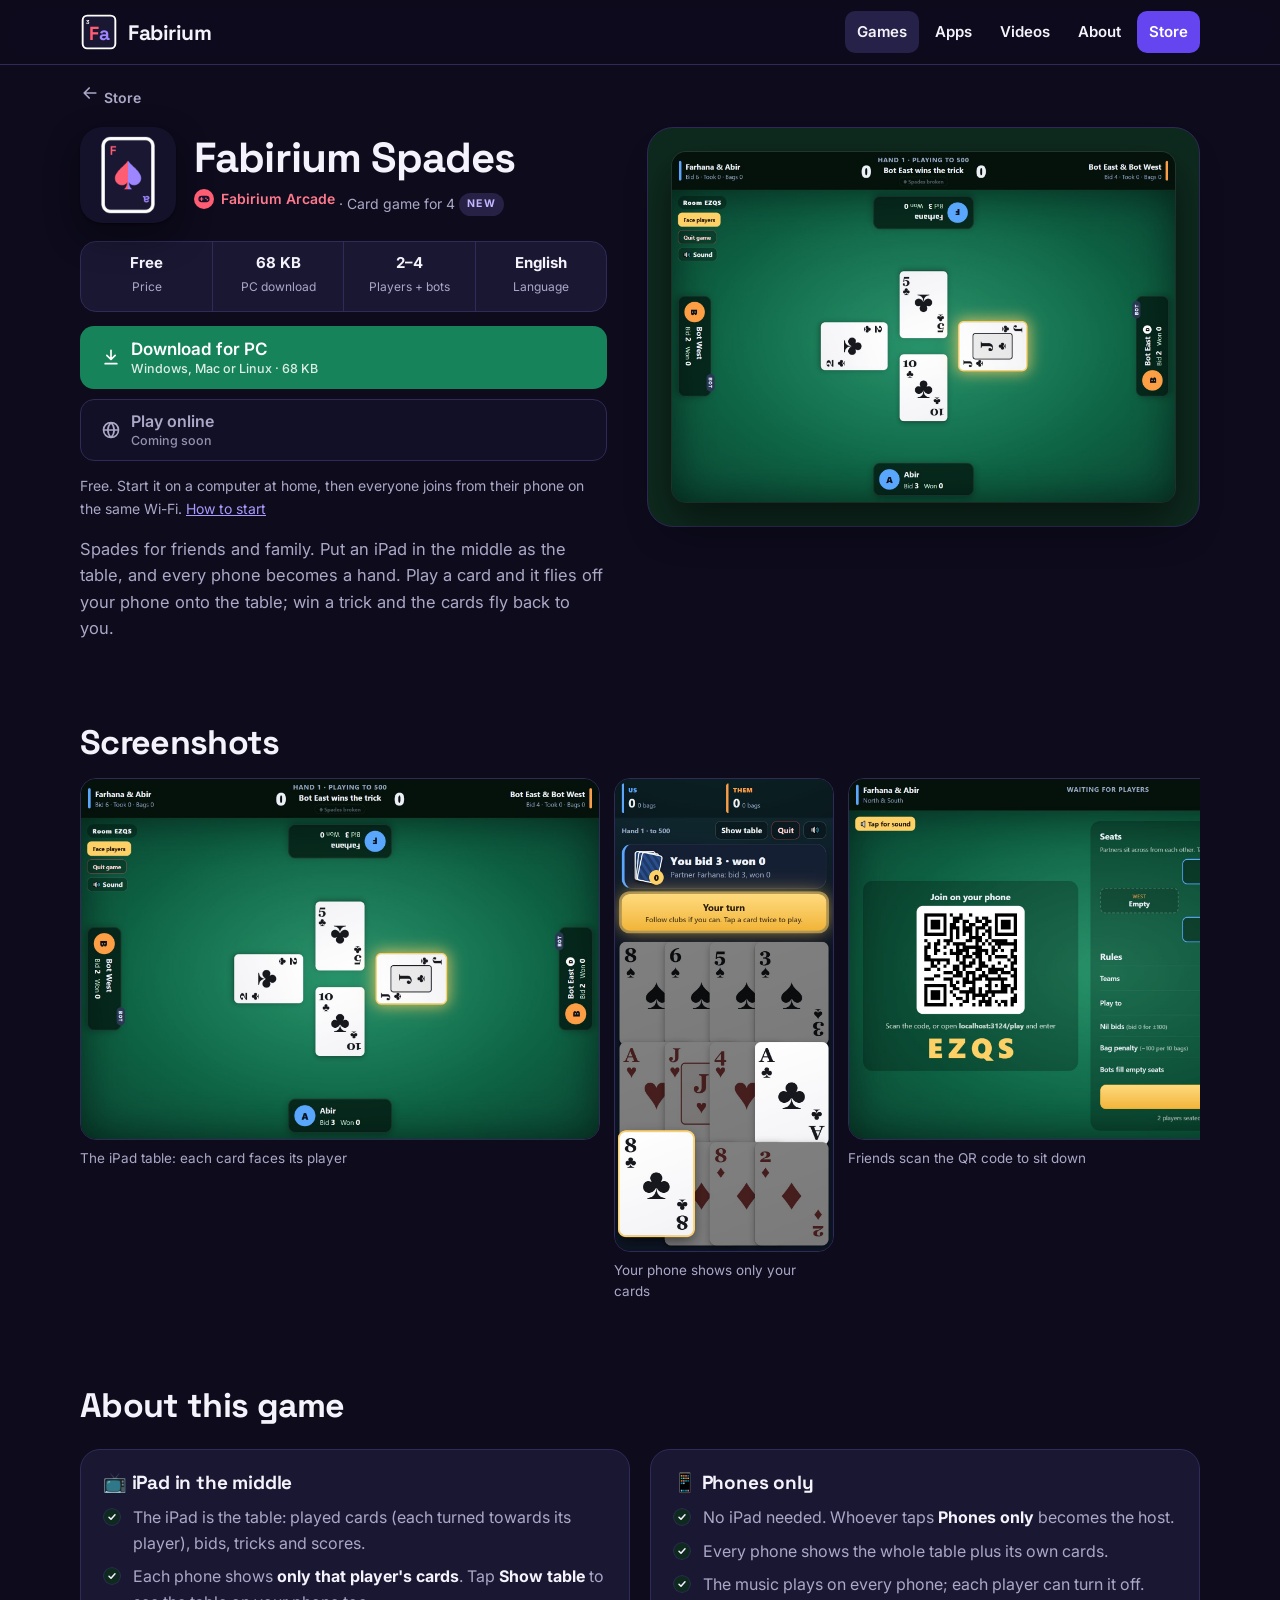
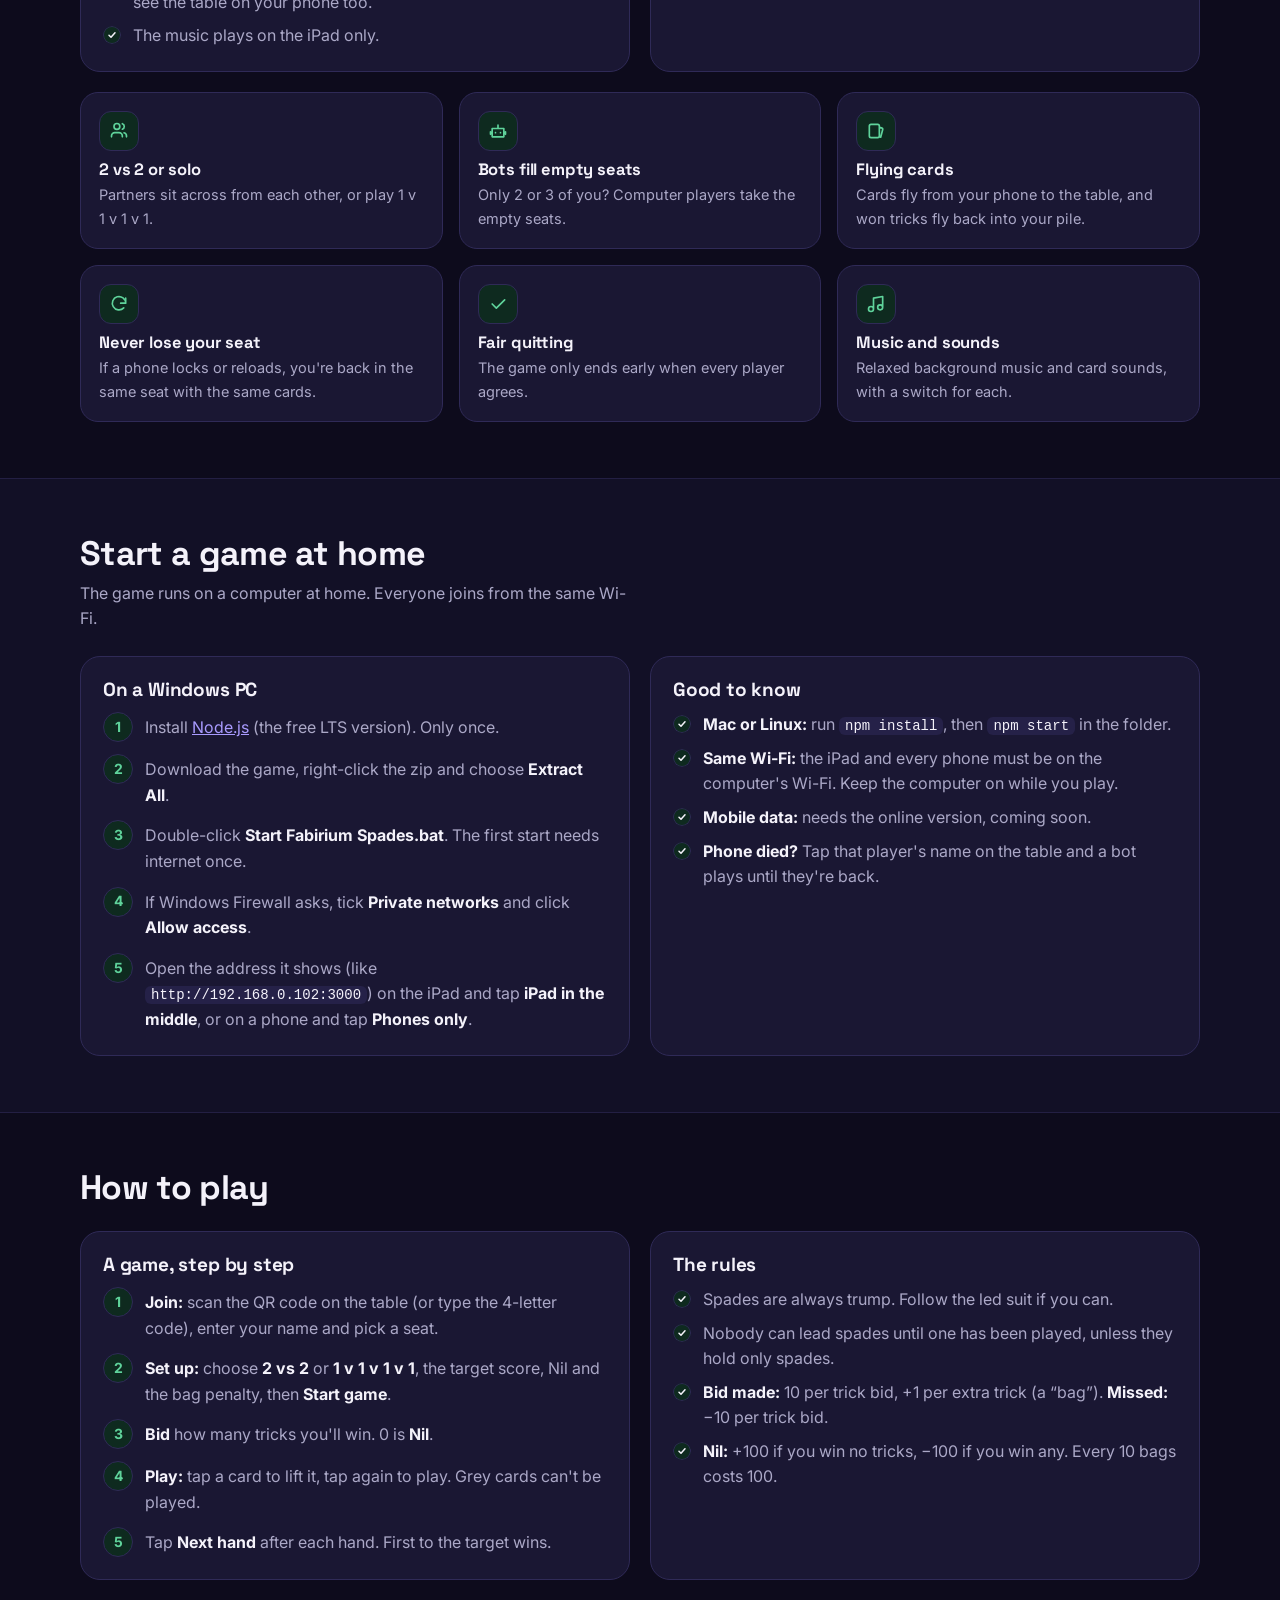
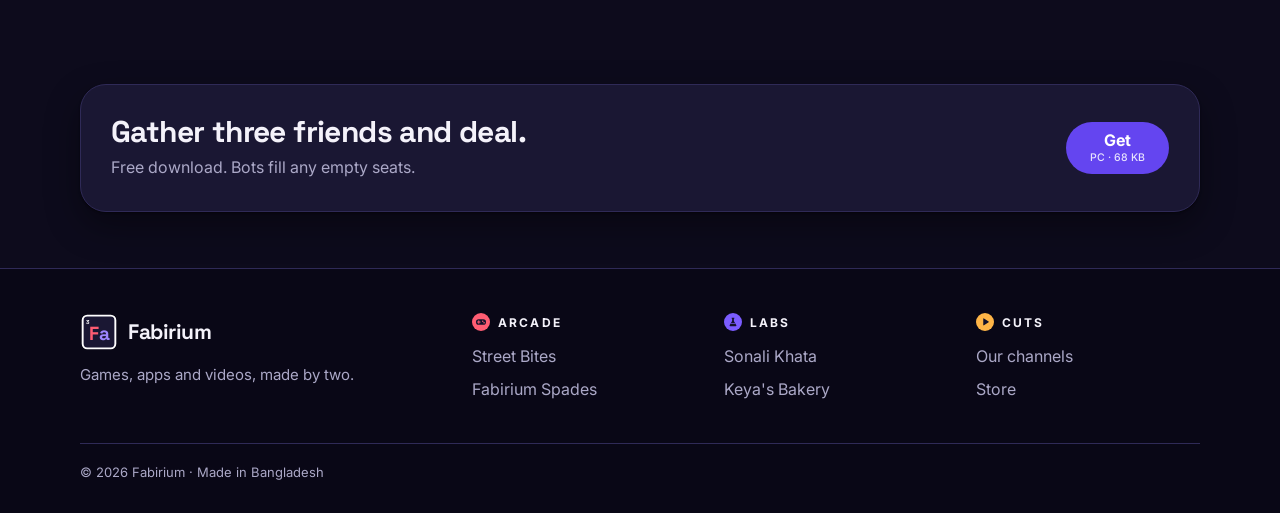
<file: games/fabirium-spades.html>
<!doctype html>
<html lang="en">
<head>
<meta charset="utf-8">
<meta name="viewport" content="width=device-width, initial-scale=1, viewport-fit=cover">
<title>Fabirium Spades · Fabirium Arcade</title>
<meta name="description" content="Spades with friends: the iPad is the table and every phone is a hand.">
<meta property="og:type" content="website">
<meta property="og:title" content="Fabirium Spades · Fabirium Arcade">
<meta property="og:description" content="Spades with friends: the iPad is the table and every phone is a hand.">
<meta property="og:image" content="https://fabirium.com/assets/shots/spades-table.jpg">
<meta name="theme-color" content="#0D0B1C">
<link rel="icon" href="../assets/logo/favicon-32.png" sizes="32x32" type="image/png">
<link rel="icon" href="../assets/logo/icon-192.png" sizes="192x192" type="image/png">
<link rel="apple-touch-icon" href="../assets/logo/apple-touch-icon.png">
<link rel="preconnect" href="https://fonts.googleapis.com">
<link rel="preconnect" href="https://fonts.gstatic.com" crossorigin>
<link rel="stylesheet" href="https://fonts.googleapis.com/css2?family=Inter:wght@400;500;600;700&family=Space+Grotesk:wght@700&family=Hind+Siliguri:wght@500&display=swap">
<link rel="stylesheet" href="../assets/site.css">
</head>
<body style="--p:#17835A; --p-soft:#0E2A1F; --p-text:#5FD39B">
<svg width="0" height="0" style="position:absolute" aria-hidden="true"><symbol id="i-home" viewBox="0 0 24 24"><path d="M3 11l9-7 9 7M5 10v10h14V10M10 20v-6h4v6"/></symbol><symbol id="i-bag" viewBox="0 0 24 24"><path d="M5 8h14l-1.2 12H6.2zM9 8V6.5a3 3 0 016 0V8"/></symbol><symbol id="i-pad" viewBox="0 0 24 24"><path d="M7.5 7h9a5 5 0 010 10h-9a5 5 0 010-10zM8.5 10v4M6.5 12h4M15.5 11h.01M17.5 13h.01"/></symbol><symbol id="i-grid" viewBox="0 0 24 24"><path d="M4 4h6v6H4zM14 4h6v6h-6zM4 14h6v6H4zM14 14h6v6h-6z"/></symbol><symbol id="i-video" viewBox="0 0 24 24"><path d="M3 6.5h12.5v11H3zM15.5 10.5l5.5-3v9l-5.5-3"/></symbol><symbol id="i-search" viewBox="0 0 24 24"><path d="M11 18a7 7 0 100-14 7 7 0 000 14zM20 20l-4-4"/></symbol><symbol id="i-back" viewBox="0 0 24 24"><path d="M19 12H5M11 6l-6 6 6 6"/></symbol><symbol id="i-arrow" viewBox="0 0 24 24"><path d="M5 12h14M13 6l6 6-6 6"/></symbol><symbol id="i-download" viewBox="0 0 24 24"><path d="M12 4v11M7 10l5 5 5-5M5 20h14"/></symbol><symbol id="i-monitor" viewBox="0 0 24 24"><path d="M4 5h16a1 1 0 011 1v9a1 1 0 01-1 1H4a1 1 0 01-1-1V6a1 1 0 011-1zM9 20h6M12 16v4"/></symbol><symbol id="i-phone" viewBox="0 0 24 24"><path d="M8 2.5h8A1.5 1.5 0 0117.5 4v16a1.5 1.5 0 01-1.5 1.5H8A1.5 1.5 0 016.5 20V4A1.5 1.5 0 018 2.5zM11 18.5h2"/></symbol><symbol id="i-globe" viewBox="0 0 24 24"><path d="M12 21a9 9 0 100-18 9 9 0 000 18zM3 12h18M12 3c2.5 2.7 3.8 5.7 3.8 9s-1.3 6.3-3.8 9c-2.5-2.7-3.8-5.7-3.8-9S9.5 5.7 12 3z"/></symbol><symbol id="i-info" viewBox="0 0 24 24"><path d="M12 21a9 9 0 100-18 9 9 0 000 18zM12 11v5M12 8h.01"/></symbol><symbol id="i-users" viewBox="0 0 24 24"><path d="M16 19v-1a4 4 0 00-4-4H7a4 4 0 00-4 4v1M9.5 10a3.5 3.5 0 100-7 3.5 3.5 0 000 7zM21 19v-1a4 4 0 00-3-3.9M16 3.2a3.5 3.5 0 010 6.6"/></symbol><symbol id="i-clock" viewBox="0 0 24 24"><path d="M12 21a9 9 0 100-18 9 9 0 000 18zM12 7v5l3 2"/></symbol><symbol id="i-food" viewBox="0 0 24 24"><path d="M4 11h16a8 8 0 01-16 0zM3 21h18M8 7c0-1.5 1-1.5 1-3M12 7c0-1.5 1-1.5 1-3M16 7c0-1.5 1-1.5 1-3"/></symbol><symbol id="i-smile" viewBox="0 0 24 24"><path d="M12 21a9 9 0 100-18 9 9 0 000 18zM8.5 14a4 4 0 007 0M9 9.5h.01M15 9.5h.01"/></symbol><symbol id="i-chair" viewBox="0 0 24 24"><path d="M7 3v8M17 3v8M6 11h12v4H6zM7 15v6M17 15v6"/></symbol><symbol id="i-cloud" viewBox="0 0 24 24"><path d="M7 18a4.5 4.5 0 01-.6-9 6 6 0 0111.5 1.5A3.75 3.75 0 0117.5 18z"/></symbol><symbol id="i-bot" viewBox="0 0 24 24"><path d="M5 9h14v10H5zM12 5v4M9 14h.01M15 14h.01M3 13v3M21 13v3"/></symbol><symbol id="i-cards" viewBox="0 0 24 24"><path d="M6 4h8a2 2 0 012 2v12a2 2 0 01-2 2H6a2 2 0 01-2-2V6a2 2 0 012-2zM16 7.5l2.6.7a2 2 0 011.4 2.4l-2.4 8.9"/></symbol><symbol id="i-refresh" viewBox="0 0 24 24"><path d="M20 11a8 8 0 10-2.3 5.7M20 5v6h-6"/></symbol><symbol id="i-check" viewBox="0 0 24 24"><path d="M5 12l5 5L20 7"/></symbol><symbol id="i-music" viewBox="0 0 24 24"><path d="M9 18V5l11-2v13M9 18a3 3 0 11-6 0 3 3 0 016 0zM20 16a3 3 0 11-6 0 3 3 0 016 0z"/></symbol><symbol id="i-lock" viewBox="0 0 24 24"><path d="M7 11V8a5 5 0 0110 0v3M5 11h14v10H5z"/></symbol><symbol id="i-shield" viewBox="0 0 24 24"><path d="M12 3l8 3v6c0 4.5-3.4 8-8 9-4.6-1-8-4.5-8-9V6zM8.5 12l2.5 2.5 4.5-5"/></symbol><symbol id="i-language" viewBox="0 0 24 24"><path d="M4 5h9M8.5 3v2M6 5c0 4 3 7 6 8M11 5c0 3-2 6-6 8M13 21l4-9 4 9M14.5 17.5h5"/></symbol><symbol id="i-user" viewBox="0 0 24 24"><path d="M12 12a4 4 0 100-8 4 4 0 000 8zM4 21c1.5-4 4.5-6 8-6s6.5 2 8 6"/></symbol><symbol id="i-image" viewBox="0 0 24 24"><path d="M5 3h14a2 2 0 012 2v14a2 2 0 01-2 2H5a2 2 0 01-2-2V5a2 2 0 012-2zM9 11a2 2 0 100-4 2 2 0 000 4zM21 15l-5-5L5 21"/></symbol><symbol id="i-list" viewBox="0 0 24 24"><path d="M7 3h10a2 2 0 012 2v14a2 2 0 01-2 2H7a2 2 0 01-2-2V5a2 2 0 012-2zM9 8h6M9 12h6M9 16h3"/></symbol><symbol id="i-fridge" viewBox="0 0 24 24"><path d="M7 2.5h10a1 1 0 011 1v17a1 1 0 01-1 1H7a1 1 0 01-1-1v-17a1 1 0 011-1zM6 10h12M9 6v2M9 13v3"/></symbol><symbol id="i-cash" viewBox="0 0 24 24"><path d="M3 6h18v12H3zM12 14.5a2.5 2.5 0 100-5 2.5 2.5 0 000 5zM6 10v4M18 10v4"/></symbol><symbol id="i-chart" viewBox="0 0 24 24"><path d="M3 20h18M6 16v-5M11 16V6M16 16v-8"/></symbol><symbol id="i-printer" viewBox="0 0 24 24"><path d="M7 8V3h10v5M7 17H5a2 2 0 01-2-2v-5a2 2 0 012-2h14a2 2 0 012 2v5a2 2 0 01-2 2h-2M7 14h10v7H7z"/></symbol><symbol id="i-play" viewBox="0 0 24 24"><path d="M8 5.5v13l10.5-6.5z"/></symbol></svg>
<header class="site-header"><div class="wrap">
  <a class="brand" href="../index.html" aria-label="Fabirium home"><svg viewBox="0 0 100 100" aria-hidden="true"><rect x="7" y="7" width="86" height="86" rx="12" fill="#1A1733" stroke="#FFFFFF" stroke-width="5"/><text x="17" y="28" font-family="'Space Grotesk', sans-serif" font-weight="700" font-size="15" fill="#FFFFFF">3</text><text x="50" y="71" text-anchor="middle" font-family="'Space Grotesk', sans-serif" font-weight="700" font-size="50" letter-spacing="-1"><tspan fill="#FF5D73">F</tspan><tspan fill="#9D86FF">a</tspan></text></svg><span class="brand-name">Fabirium</span></a>
  <nav class="nav" aria-label="Main"><a href="../store.html#games" aria-current="page">Games</a><a href="../store.html#apps">Apps</a><a href="../cuts.html">Videos</a><a href="../index.html#about">About</a><a class="nav-store" href="../store.html">Store</a></nav>
</div></header>
<main>

<div class="wrap crumb"><a href="../store.html#games"><svg class="icon"><use href="#i-back"/></svg> Store</a></div>
<section><div class="wrap listing">
  <div>
    <div class="listing-id"><img src="../assets/icons/fabirium-spades.png" alt="Fabirium Spades icon"><div><h1>Fabirium Spades</h1><a class="dev" style="--b:#FF7A8C" href="../store.html#games"><svg viewBox="0 0 24 24" aria-hidden="true"><circle cx="12" cy="12" r="12" fill="#FF5D73"/><g transform="translate(5 5) scale(.583)"><path fill="#14122B" d="M7 5.5h10a6.5 6.5 0 010 13H7a6.5 6.5 0 010-13z"/><path d="M7 9v6M4 12h6" fill="none" stroke="#FF5D73" stroke-width="2.4" stroke-linecap="round"/><circle cx="16" cy="10.4" r="1.7" fill="#FF5D73"/><circle cx="19" cy="13.6" r="1.7" fill="#FF5D73"/></g></svg>Fabirium Arcade</a> <span class="muted" style="font-size:14px">· Card game for 4</span> <span class="badge badge-new">New</span></div></div>
    <div class="stats"><div><b>Free</b><span>Price</span></div><div><b>68 KB</b><span>PC download</span></div><div><b>2–4</b><span>Players + bots</span></div><div><b>English</b><span>Language</span></div></div>
    <div class="install">
      <a class="btn btn-product" href="../downloads/fabirium-spades.zip" data-for="desktop" download><svg class="icon"><use href="#i-download"/></svg><span class="btn-text">Download for PC<small>Windows, Mac or Linux · 68 KB</small></span></a>
      <span class="btn btn-off" aria-disabled="true"><svg class="icon"><use href="#i-globe"/></svg><span class="btn-text">Play online<small>Coming soon</small></span></span>
    </div>
    <p class="muted" style="font-size:14px;margin-bottom:12px">Free. Start it on a computer at home, then everyone joins from their phone on the same Wi-Fi. <a href="#start">How to start</a></p>
    
    <p class="lead" style="margin-top:16px">Spades for friends and family. Put an iPad in the middle as the table, and every phone becomes a hand. Play a card and it flies off your phone onto the table; win a trick and the cards fly back to you.</p>
  </div>
  <div class="listing-visual"><img class="land" src="../assets/shots/spades-table.jpg" alt="The iPad table: four cards in the middle, each turned towards its player"></div>
</div></section>
<section class="section" style="padding-bottom:12px"><div class="wrap">
  <div class="section-head" style="margin-bottom:12px"><div><h2>Screenshots</h2></div></div>
  <div class="shots"><figure class="ld"><img src="../assets/shots/spades-table.jpg" alt="The iPad table: each card faces its player" loading="lazy"><figcaption>The iPad table: each card faces its player</figcaption></figure><figure class="ph"><img src="../assets/shots/spades-phone.jpg" alt="Your phone shows only your cards" loading="lazy"><figcaption>Your phone shows only your cards</figcaption></figure><figure class="ld"><img src="../assets/shots/spades-lobby.jpg" alt="Friends scan the QR code to sit down" loading="lazy"><figcaption>Friends scan the QR code to sit down</figcaption></figure></div>
</div></section>

<section class="section"><div class="wrap">
  <div class="section-head"><div><h2>About this game</h2></div></div>
  <div class="two-col">
    <div class="panel"><h3>📺 iPad in the middle</h3><ul class="ticks"><li><div>The iPad is the table: played cards (each turned towards its player), bids, tricks and scores.</div></li><li><div>Each phone shows <b>only that player's cards</b>. Tap <b>Show table</b> to see the table on your phone too.</div></li><li><div>The music plays on the iPad only.</div></li></ul></div>
    <div class="panel"><h3>📱 Phones only</h3><ul class="ticks"><li><div>No iPad needed. Whoever taps <b>Phones only</b> becomes the host.</div></li><li><div>Every phone shows the whole table plus its own cards.</div></li><li><div>The music plays on every phone; each player can turn it off.</div></li></ul></div>
  </div>
  <div class="features" style="margin-top:20px">
    <div class="feature"><div class="ficon"><svg class="icon"><use href="#i-users"/></svg></div><h3>2 vs 2 or solo</h3><p>Partners sit across from each other, or play 1 v 1 v 1 v 1.</p></div>
    <div class="feature"><div class="ficon"><svg class="icon"><use href="#i-bot"/></svg></div><h3>Bots fill empty seats</h3><p>Only 2 or 3 of you? Computer players take the empty seats.</p></div>
    <div class="feature"><div class="ficon"><svg class="icon"><use href="#i-cards"/></svg></div><h3>Flying cards</h3><p>Cards fly from your phone to the table, and won tricks fly back into your pile.</p></div>
    <div class="feature"><div class="ficon"><svg class="icon"><use href="#i-refresh"/></svg></div><h3>Never lose your seat</h3><p>If a phone locks or reloads, you're back in the same seat with the same cards.</p></div>
    <div class="feature"><div class="ficon"><svg class="icon"><use href="#i-check"/></svg></div><h3>Fair quitting</h3><p>The game only ends early when every player agrees.</p></div>
    <div class="feature"><div class="ficon"><svg class="icon"><use href="#i-music"/></svg></div><h3>Music and sounds</h3><p>Relaxed background music and card sounds, with a switch for each.</p></div>
  </div>
</div></section>
<section class="section section-alt" id="start"><div class="wrap">
  <div class="section-head"><div><h2>Start a game at home</h2><p>The game runs on a computer at home. Everyone joins from the same Wi-Fi.</p></div></div>
  <div class="two-col">
    <div class="panel"><h3>On a Windows PC</h3><ol class="steps">
      <li><div>Install <a href="https://nodejs.org" rel="noopener">Node.js</a> (the free LTS version). Only once.</div></li>
      <li><div>Download the game, right-click the zip and choose <b>Extract All</b>.</div></li>
      <li><div>Double-click <b>Start Fabirium Spades.bat</b>. The first start needs internet once.</div></li>
      <li><div>If Windows Firewall asks, tick <b>Private networks</b> and click <b>Allow access</b>.</div></li>
      <li><div>Open the address it shows (like <code>http://192.168.0.102:3000</code>) on the iPad and tap <b>iPad in the middle</b>, or on a phone and tap <b>Phones only</b>.</div></li>
    </ol></div>
    <div class="panel"><h3>Good to know</h3><ul class="ticks">
      <li><div><b>Mac or Linux:</b> run <code>npm install</code>, then <code>npm start</code> in the folder.</div></li>
      <li><div><b>Same Wi-Fi:</b> the iPad and every phone must be on the computer's Wi-Fi. Keep the computer on while you play.</div></li>
      <li><div><b>Mobile data:</b> needs the online version, coming soon.</div></li>
      <li><div><b>Phone died?</b> Tap that player's name on the table and a bot plays until they're back.</div></li>
    </ul></div>
  </div>
</div></section>
<section class="section"><div class="wrap">
  <div class="section-head"><div><h2>How to play</h2></div></div>
  <div class="two-col">
    <div class="panel"><h3>A game, step by step</h3><ol class="steps">
      <li><div><b>Join:</b> scan the QR code on the table (or type the 4-letter code), enter your name and pick a seat.</div></li>
      <li><div><b>Set up:</b> choose <b>2 vs 2</b> or <b>1 v 1 v 1 v 1</b>, the target score, Nil and the bag penalty, then <b>Start game</b>.</div></li>
      <li><div><b>Bid</b> how many tricks you'll win. 0 is <b>Nil</b>.</div></li>
      <li><div><b>Play:</b> tap a card to lift it, tap again to play. Grey cards can't be played.</div></li>
      <li><div>Tap <b>Next hand</b> after each hand. First to the target wins.</div></li>
    </ol></div>
    <div class="panel"><h3>The rules</h3><ul class="ticks">
      <li><div>Spades are always trump. Follow the led suit if you can.</div></li>
      <li><div>Nobody can lead spades until one has been played, unless they hold only spades.</div></li>
      <li><div><b>Bid made:</b> 10 per trick bid, +1 per extra trick (a “bag”). <b>Missed:</b> −10 per trick bid.</div></li>
      <li><div><b>Nil:</b> +100 if you win no tricks, −100 if you win any. Every 10 bags costs 100.</div></li>
    </ul></div>
  </div>
</div></section>
<section class="wrap cta-section" style="margin-top:40px"><div class="cta">
  <div><h2>Gather three friends and deal.</h2><p>Free download. Bots fill any empty seats.</p></div>
  <div class="btn-row"><a class="get view" style="min-height:48px;padding:10px 24px;font-size:16px" href="../games/fabirium-spades.html" data-get data-desktop="../downloads/fabirium-spades.zip" data-desktop-label="Get" data-desktop-note="PC · 68 KB" aria-label="Get Fabirium Spades">View</a></div>
</div></section>
</main>
<footer class="site-footer"><div class="wrap">
  <div><a class="brand" href="../index.html" aria-label="Fabirium home"><svg viewBox="0 0 100 100" aria-hidden="true"><rect x="7" y="7" width="86" height="86" rx="12" fill="#1A1733" stroke="#FFFFFF" stroke-width="5"/><text x="17" y="28" font-family="'Space Grotesk', sans-serif" font-weight="700" font-size="15" fill="#FFFFFF">3</text><text x="50" y="71" text-anchor="middle" font-family="'Space Grotesk', sans-serif" font-weight="700" font-size="50" letter-spacing="-1"><tspan fill="#FF5D73">F</tspan><tspan fill="#9D86FF">a</tspan></text></svg><span class="brand-name">Fabirium</span></a><p>Games, apps and videos, made by two.</p></div>
  <div><h4><svg viewBox="0 0 24 24" aria-hidden="true"><circle cx="12" cy="12" r="12" fill="#FF5D73"/><g transform="translate(5 5) scale(.583)"><path fill="#14122B" d="M7 5.5h10a6.5 6.5 0 010 13H7a6.5 6.5 0 010-13z"/><path d="M7 9v6M4 12h6" fill="none" stroke="#FF5D73" stroke-width="2.4" stroke-linecap="round"/><circle cx="16" cy="10.4" r="1.7" fill="#FF5D73"/><circle cx="19" cy="13.6" r="1.7" fill="#FF5D73"/></g></svg>Arcade</h4><ul><li><a href="../games/street-bites.html">Street Bites</a></li><li><a href="../games/fabirium-spades.html">Fabirium Spades</a></li></ul></div>
  <div><h4><svg viewBox="0 0 24 24" aria-hidden="true"><circle cx="12" cy="12" r="12" fill="#7B5CFF"/><g transform="translate(5 5) scale(.583)"><path fill="#14122B" d="M9 2.5h6v2h-1v5.2l5.4 8.9a2 2 0 01-1.7 3H6.3a2 2 0 01-1.7-3l5.4-8.9V4.5H9z"/><path d="M7.6 15.4h8.8" fill="none" stroke="#7B5CFF" stroke-width="1.6" stroke-linecap="round"/></g></svg>Labs</h4><ul><li><a href="../apps/sonali-khata.html">Sonali Khata</a></li><li><a href="../apps/keyas-bakery.html">Keya's Bakery</a></li></ul></div>
  <div><h4><svg viewBox="0 0 24 24" aria-hidden="true"><circle cx="12" cy="12" r="12" fill="#FFB547"/><g transform="translate(5 5) scale(.583)"><path fill="#14122B" d="M8 4.8c0-.9 1-1.4 1.7-1l10.6 6.9c.7.5.7 1.6 0 2.1L9.7 19.7c-.7.5-1.7-.1-1.7-1z"/></g></svg>Cuts</h4><ul><li><a href="../cuts.html">Our channels</a></li><li><a href="../store.html">Store</a></li></ul></div>
  <p class="legal">© <span data-year>2026</span> Fabirium · Made in Bangladesh</p>
</div></footer>
<nav class="tabbar" aria-label="Sections"><a href="../index.html"><svg class="icon"><use href="#i-home"/></svg>Home</a><a href="../store.html#games" aria-current="page"><svg class="icon"><use href="#i-pad"/></svg>Games</a><a href="../store.html#apps"><svg class="icon"><use href="#i-grid"/></svg>Apps</a><a href="../cuts.html"><svg class="icon"><use href="#i-video"/></svg>Videos</a></nav>
<script src="../assets/site.js"></script>
</body>
</html>
</file>
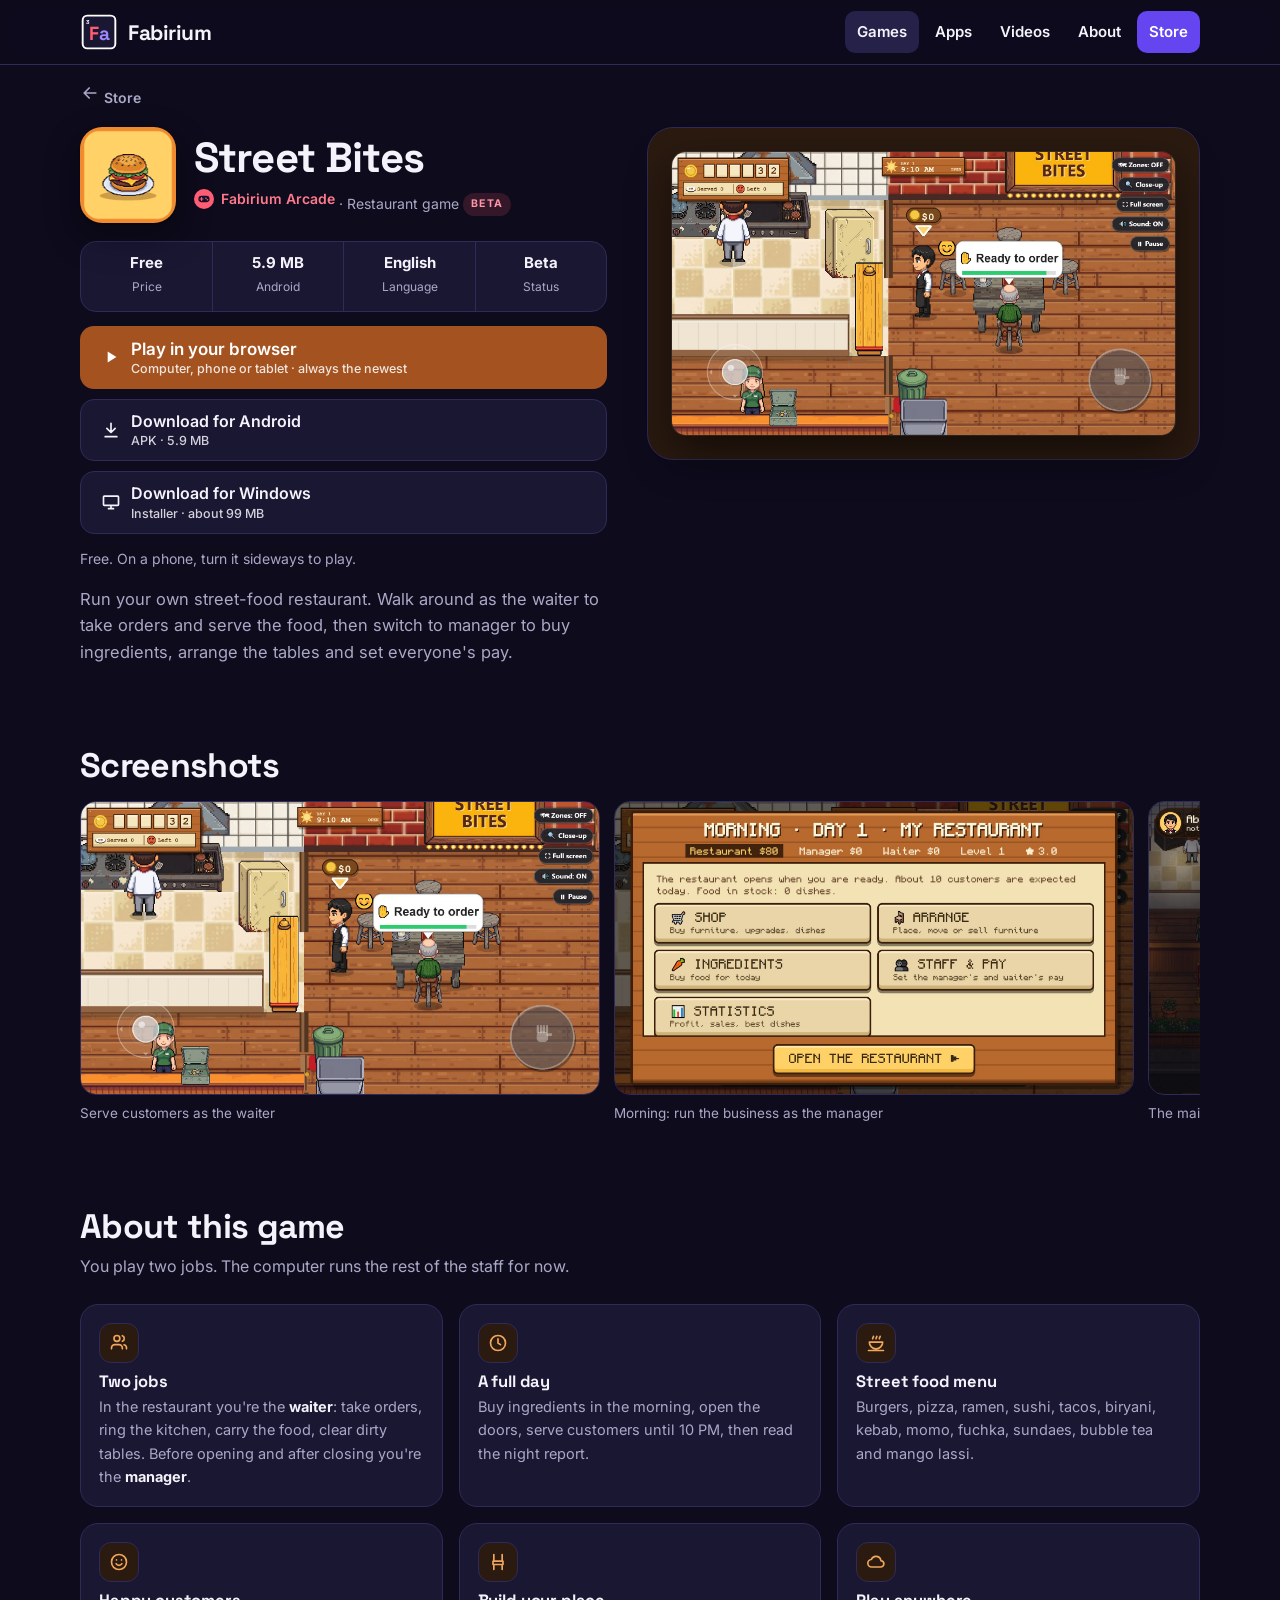
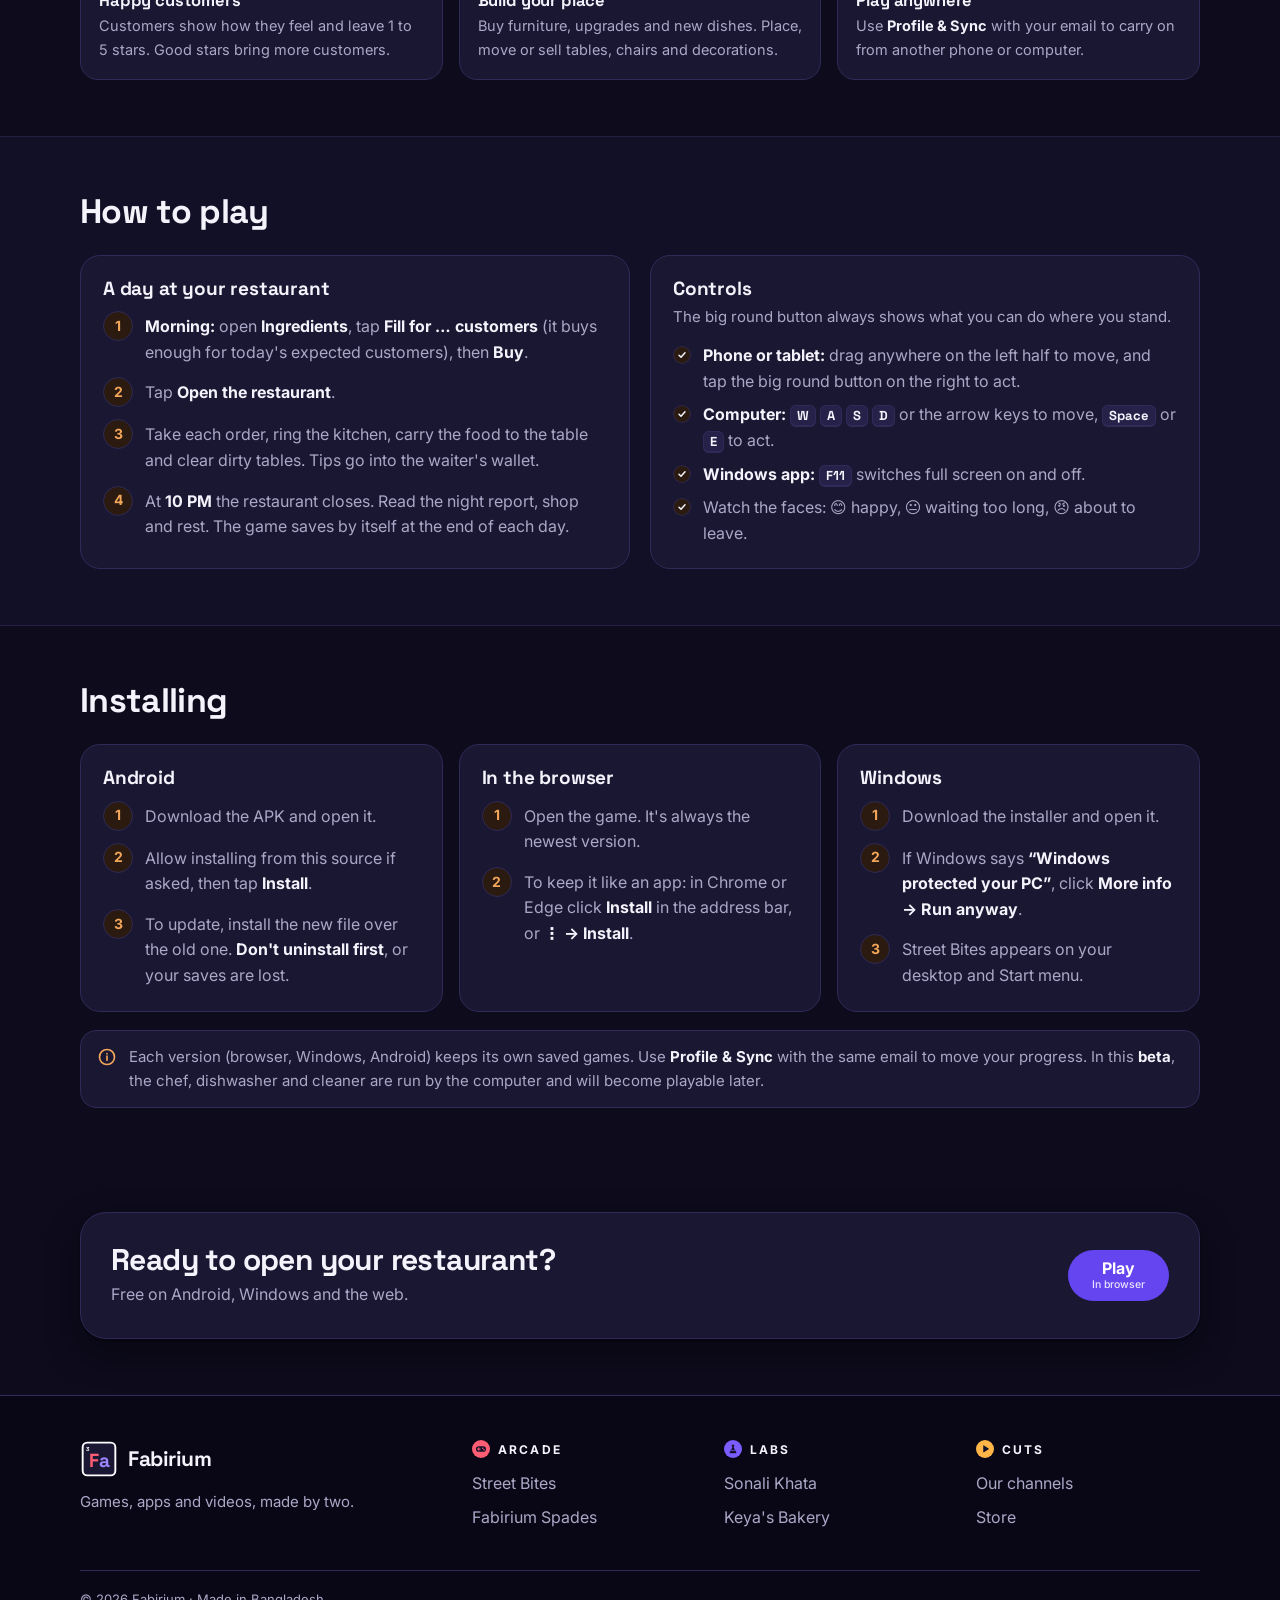
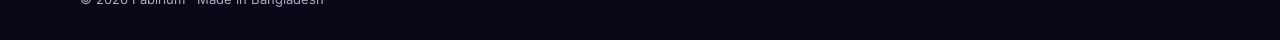
<file: games/street-bites.html>
<!doctype html>
<html lang="en">
<head>
<meta charset="utf-8">
<meta name="viewport" content="width=device-width, initial-scale=1, viewport-fit=cover">
<title>Street Bites · Fabirium Arcade</title>
<meta name="description" content="Run a street-food restaurant: take orders, carry the food and keep customers smiling.">
<meta property="og:type" content="website">
<meta property="og:title" content="Street Bites · Fabirium Arcade">
<meta property="og:description" content="Run a street-food restaurant: take orders, carry the food and keep customers smiling.">
<meta property="og:image" content="https://fabirium.com/assets/shots/street-play.jpg">
<meta name="theme-color" content="#0D0B1C">
<link rel="icon" href="../assets/logo/favicon-32.png" sizes="32x32" type="image/png">
<link rel="icon" href="../assets/logo/icon-192.png" sizes="192x192" type="image/png">
<link rel="apple-touch-icon" href="../assets/logo/apple-touch-icon.png">
<link rel="preconnect" href="https://fonts.googleapis.com">
<link rel="preconnect" href="https://fonts.gstatic.com" crossorigin>
<link rel="stylesheet" href="https://fonts.googleapis.com/css2?family=Inter:wght@400;500;600;700&family=Space+Grotesk:wght@700&family=Hind+Siliguri:wght@500&display=swap">
<link rel="stylesheet" href="../assets/site.css">
</head>
<body style="--p:#A4521F; --p-soft:#2A1A10; --p-text:#F2A65A">
<svg width="0" height="0" style="position:absolute" aria-hidden="true"><symbol id="i-home" viewBox="0 0 24 24"><path d="M3 11l9-7 9 7M5 10v10h14V10M10 20v-6h4v6"/></symbol><symbol id="i-bag" viewBox="0 0 24 24"><path d="M5 8h14l-1.2 12H6.2zM9 8V6.5a3 3 0 016 0V8"/></symbol><symbol id="i-pad" viewBox="0 0 24 24"><path d="M7.5 7h9a5 5 0 010 10h-9a5 5 0 010-10zM8.5 10v4M6.5 12h4M15.5 11h.01M17.5 13h.01"/></symbol><symbol id="i-grid" viewBox="0 0 24 24"><path d="M4 4h6v6H4zM14 4h6v6h-6zM4 14h6v6H4zM14 14h6v6h-6z"/></symbol><symbol id="i-video" viewBox="0 0 24 24"><path d="M3 6.5h12.5v11H3zM15.5 10.5l5.5-3v9l-5.5-3"/></symbol><symbol id="i-search" viewBox="0 0 24 24"><path d="M11 18a7 7 0 100-14 7 7 0 000 14zM20 20l-4-4"/></symbol><symbol id="i-back" viewBox="0 0 24 24"><path d="M19 12H5M11 6l-6 6 6 6"/></symbol><symbol id="i-arrow" viewBox="0 0 24 24"><path d="M5 12h14M13 6l6 6-6 6"/></symbol><symbol id="i-download" viewBox="0 0 24 24"><path d="M12 4v11M7 10l5 5 5-5M5 20h14"/></symbol><symbol id="i-monitor" viewBox="0 0 24 24"><path d="M4 5h16a1 1 0 011 1v9a1 1 0 01-1 1H4a1 1 0 01-1-1V6a1 1 0 011-1zM9 20h6M12 16v4"/></symbol><symbol id="i-phone" viewBox="0 0 24 24"><path d="M8 2.5h8A1.5 1.5 0 0117.5 4v16a1.5 1.5 0 01-1.5 1.5H8A1.5 1.5 0 016.5 20V4A1.5 1.5 0 018 2.5zM11 18.5h2"/></symbol><symbol id="i-globe" viewBox="0 0 24 24"><path d="M12 21a9 9 0 100-18 9 9 0 000 18zM3 12h18M12 3c2.5 2.7 3.8 5.7 3.8 9s-1.3 6.3-3.8 9c-2.5-2.7-3.8-5.7-3.8-9S9.5 5.7 12 3z"/></symbol><symbol id="i-info" viewBox="0 0 24 24"><path d="M12 21a9 9 0 100-18 9 9 0 000 18zM12 11v5M12 8h.01"/></symbol><symbol id="i-users" viewBox="0 0 24 24"><path d="M16 19v-1a4 4 0 00-4-4H7a4 4 0 00-4 4v1M9.5 10a3.5 3.5 0 100-7 3.5 3.5 0 000 7zM21 19v-1a4 4 0 00-3-3.9M16 3.2a3.5 3.5 0 010 6.6"/></symbol><symbol id="i-clock" viewBox="0 0 24 24"><path d="M12 21a9 9 0 100-18 9 9 0 000 18zM12 7v5l3 2"/></symbol><symbol id="i-food" viewBox="0 0 24 24"><path d="M4 11h16a8 8 0 01-16 0zM3 21h18M8 7c0-1.5 1-1.5 1-3M12 7c0-1.5 1-1.5 1-3M16 7c0-1.5 1-1.5 1-3"/></symbol><symbol id="i-smile" viewBox="0 0 24 24"><path d="M12 21a9 9 0 100-18 9 9 0 000 18zM8.5 14a4 4 0 007 0M9 9.5h.01M15 9.5h.01"/></symbol><symbol id="i-chair" viewBox="0 0 24 24"><path d="M7 3v8M17 3v8M6 11h12v4H6zM7 15v6M17 15v6"/></symbol><symbol id="i-cloud" viewBox="0 0 24 24"><path d="M7 18a4.5 4.5 0 01-.6-9 6 6 0 0111.5 1.5A3.75 3.75 0 0117.5 18z"/></symbol><symbol id="i-bot" viewBox="0 0 24 24"><path d="M5 9h14v10H5zM12 5v4M9 14h.01M15 14h.01M3 13v3M21 13v3"/></symbol><symbol id="i-cards" viewBox="0 0 24 24"><path d="M6 4h8a2 2 0 012 2v12a2 2 0 01-2 2H6a2 2 0 01-2-2V6a2 2 0 012-2zM16 7.5l2.6.7a2 2 0 011.4 2.4l-2.4 8.9"/></symbol><symbol id="i-refresh" viewBox="0 0 24 24"><path d="M20 11a8 8 0 10-2.3 5.7M20 5v6h-6"/></symbol><symbol id="i-check" viewBox="0 0 24 24"><path d="M5 12l5 5L20 7"/></symbol><symbol id="i-music" viewBox="0 0 24 24"><path d="M9 18V5l11-2v13M9 18a3 3 0 11-6 0 3 3 0 016 0zM20 16a3 3 0 11-6 0 3 3 0 016 0z"/></symbol><symbol id="i-lock" viewBox="0 0 24 24"><path d="M7 11V8a5 5 0 0110 0v3M5 11h14v10H5z"/></symbol><symbol id="i-shield" viewBox="0 0 24 24"><path d="M12 3l8 3v6c0 4.5-3.4 8-8 9-4.6-1-8-4.5-8-9V6zM8.5 12l2.5 2.5 4.5-5"/></symbol><symbol id="i-language" viewBox="0 0 24 24"><path d="M4 5h9M8.5 3v2M6 5c0 4 3 7 6 8M11 5c0 3-2 6-6 8M13 21l4-9 4 9M14.5 17.5h5"/></symbol><symbol id="i-user" viewBox="0 0 24 24"><path d="M12 12a4 4 0 100-8 4 4 0 000 8zM4 21c1.5-4 4.5-6 8-6s6.5 2 8 6"/></symbol><symbol id="i-image" viewBox="0 0 24 24"><path d="M5 3h14a2 2 0 012 2v14a2 2 0 01-2 2H5a2 2 0 01-2-2V5a2 2 0 012-2zM9 11a2 2 0 100-4 2 2 0 000 4zM21 15l-5-5L5 21"/></symbol><symbol id="i-list" viewBox="0 0 24 24"><path d="M7 3h10a2 2 0 012 2v14a2 2 0 01-2 2H7a2 2 0 01-2-2V5a2 2 0 012-2zM9 8h6M9 12h6M9 16h3"/></symbol><symbol id="i-fridge" viewBox="0 0 24 24"><path d="M7 2.5h10a1 1 0 011 1v17a1 1 0 01-1 1H7a1 1 0 01-1-1v-17a1 1 0 011-1zM6 10h12M9 6v2M9 13v3"/></symbol><symbol id="i-cash" viewBox="0 0 24 24"><path d="M3 6h18v12H3zM12 14.5a2.5 2.5 0 100-5 2.5 2.5 0 000 5zM6 10v4M18 10v4"/></symbol><symbol id="i-chart" viewBox="0 0 24 24"><path d="M3 20h18M6 16v-5M11 16V6M16 16v-8"/></symbol><symbol id="i-printer" viewBox="0 0 24 24"><path d="M7 8V3h10v5M7 17H5a2 2 0 01-2-2v-5a2 2 0 012-2h14a2 2 0 012 2v5a2 2 0 01-2 2h-2M7 14h10v7H7z"/></symbol><symbol id="i-play" viewBox="0 0 24 24"><path d="M8 5.5v13l10.5-6.5z"/></symbol></svg>
<header class="site-header"><div class="wrap">
  <a class="brand" href="../index.html" aria-label="Fabirium home"><svg viewBox="0 0 100 100" aria-hidden="true"><rect x="7" y="7" width="86" height="86" rx="12" fill="#1A1733" stroke="#FFFFFF" stroke-width="5"/><text x="17" y="28" font-family="'Space Grotesk', sans-serif" font-weight="700" font-size="15" fill="#FFFFFF">3</text><text x="50" y="71" text-anchor="middle" font-family="'Space Grotesk', sans-serif" font-weight="700" font-size="50" letter-spacing="-1"><tspan fill="#FF5D73">F</tspan><tspan fill="#9D86FF">a</tspan></text></svg><span class="brand-name">Fabirium</span></a>
  <nav class="nav" aria-label="Main"><a href="../store.html#games" aria-current="page">Games</a><a href="../store.html#apps">Apps</a><a href="../cuts.html">Videos</a><a href="../index.html#about">About</a><a class="nav-store" href="../store.html">Store</a></nav>
</div></header>
<main>

<div class="wrap crumb"><a href="../store.html#games"><svg class="icon"><use href="#i-back"/></svg> Store</a></div>
<section><div class="wrap listing">
  <div>
    <div class="listing-id"><img src="../assets/icons/street-bites.png" alt="Street Bites icon"><div><h1>Street Bites</h1><a class="dev" style="--b:#FF7A8C" href="../store.html#games"><svg viewBox="0 0 24 24" aria-hidden="true"><circle cx="12" cy="12" r="12" fill="#FF5D73"/><g transform="translate(5 5) scale(.583)"><path fill="#14122B" d="M7 5.5h10a6.5 6.5 0 010 13H7a6.5 6.5 0 010-13z"/><path d="M7 9v6M4 12h6" fill="none" stroke="#FF5D73" stroke-width="2.4" stroke-linecap="round"/><circle cx="16" cy="10.4" r="1.7" fill="#FF5D73"/><circle cx="19" cy="13.6" r="1.7" fill="#FF5D73"/></g></svg>Fabirium Arcade</a> <span class="muted" style="font-size:14px">· Restaurant game</span> <span class="badge badge-beta">Beta</span></div></div>
    <div class="stats"><div><b>Free</b><span>Price</span></div><div><b>5.9 MB</b><span>Android</span></div><div><b>English</b><span>Language</span></div><div><b>Beta</b><span>Status</span></div></div>
    <div class="install">
      <a class="btn btn-product" href="https://skabir155.github.io/street-bites-play/street-bites.apk" data-for="android"><svg class="icon"><use href="#i-download"/></svg><span class="btn-text">Download for Android<small>APK · 5.9 MB</small></span></a>
      <a class="btn btn-ghost" href="https://skabir155.github.io/street-bites-play/" data-for="ios desktop"><svg class="icon fill"><use href="#i-play"/></svg><span class="btn-text">Play in your browser<small>Computer, phone or tablet · always the newest</small></span></a>
      <a class="btn btn-ghost" href="https://skabir155.github.io/street-bites-play/street-bites-setup.exe" data-for=""><svg class="icon"><use href="#i-monitor"/></svg><span class="btn-text">Download for Windows<small>Installer · about 99 MB</small></span></a>
    </div>
    <p class="muted" style="font-size:14px;margin-bottom:12px">Free. On a phone, turn it sideways to play.</p>
    
    <p class="lead" style="margin-top:16px">Run your own street-food restaurant. Walk around as the waiter to take orders and serve the food, then switch to manager to buy ingredients, arrange the tables and set everyone's pay.</p>
  </div>
  <div class="listing-visual"><img class="land" src="../assets/shots/street-play.jpg" alt="The waiter stands next to a customer who is ready to order"></div>
</div></section>
<section class="section" style="padding-bottom:12px"><div class="wrap">
  <div class="section-head" style="margin-bottom:12px"><div><h2>Screenshots</h2></div></div>
  <div class="shots"><figure class="ld"><img src="../assets/shots/street-play.jpg" alt="Serve customers as the waiter" loading="lazy"><figcaption>Serve customers as the waiter</figcaption></figure><figure class="ld"><img src="../assets/shots/street-morning.jpg" alt="Morning: run the business as the manager" loading="lazy"><figcaption>Morning: run the business as the manager</figcaption></figure><figure class="ld"><img src="../assets/shots/street-menu.jpg" alt="The main menu" loading="lazy"><figcaption>The main menu</figcaption></figure></div>
</div></section>

<section class="section"><div class="wrap">
  <div class="section-head"><div><h2>About this game</h2><p>You play two jobs. The computer runs the rest of the staff for now.</p></div></div>
  <div class="features">
    <div class="feature"><div class="ficon"><svg class="icon"><use href="#i-users"/></svg></div><h3>Two jobs</h3><p>In the restaurant you're the <b>waiter</b>: take orders, ring the kitchen, carry the food, clear dirty tables. Before opening and after closing you're the <b>manager</b>.</p></div>
    <div class="feature"><div class="ficon"><svg class="icon"><use href="#i-clock"/></svg></div><h3>A full day</h3><p>Buy ingredients in the morning, open the doors, serve customers until 10 PM, then read the night report.</p></div>
    <div class="feature"><div class="ficon"><svg class="icon"><use href="#i-food"/></svg></div><h3>Street food menu</h3><p>Burgers, pizza, ramen, sushi, tacos, biryani, kebab, momo, fuchka, sundaes, bubble tea and mango lassi.</p></div>
    <div class="feature"><div class="ficon"><svg class="icon"><use href="#i-smile"/></svg></div><h3>Happy customers</h3><p>Customers show how they feel and leave 1 to 5 stars. Good stars bring more customers.</p></div>
    <div class="feature"><div class="ficon"><svg class="icon"><use href="#i-chair"/></svg></div><h3>Build your place</h3><p>Buy furniture, upgrades and new dishes. Place, move or sell tables, chairs and decorations.</p></div>
    <div class="feature"><div class="ficon"><svg class="icon"><use href="#i-cloud"/></svg></div><h3>Play anywhere</h3><p>Use <b>Profile &amp; Sync</b> with your email to carry on from another phone or computer.</p></div>
  </div>
</div></section>
<section class="section section-alt" id="how"><div class="wrap">
  <div class="section-head"><div><h2>How to play</h2></div></div>
  <div class="two-col">
    <div class="panel"><h3>A day at your restaurant</h3><ol class="steps">
      <li><div><b>Morning:</b> open <b>Ingredients</b>, tap <b>Fill for … customers</b> (it buys enough for today's expected customers), then <b>Buy</b>.</div></li>
      <li><div>Tap <b>Open the restaurant</b>.</div></li>
      <li><div>Take each order, ring the kitchen, carry the food to the table and clear dirty tables. Tips go into the waiter's wallet.</div></li>
      <li><div>At <b>10 PM</b> the restaurant closes. Read the night report, shop and rest. The game saves by itself at the end of each day.</div></li>
    </ol></div>
    <div class="panel"><h3>Controls</h3><p class="sub">The big round button always shows what you can do where you stand.</p><ul class="ticks">
      <li><div><b>Phone or tablet:</b> drag anywhere on the left half to move, and tap the big round button on the right to act.</div></li>
      <li><div><b>Computer:</b> <kbd>W</kbd> <kbd>A</kbd> <kbd>S</kbd> <kbd>D</kbd> or the arrow keys to move, <kbd>Space</kbd> or <kbd>E</kbd> to act.</div></li>
      <li><div><b>Windows app:</b> <kbd>F11</kbd> switches full screen on and off.</div></li>
      <li><div>Watch the faces: 😊 happy, 😐 waiting too long, 😠 about to leave.</div></li>
    </ul></div>
  </div>
</div></section>
<section class="section"><div class="wrap">
  <div class="section-head"><div><h2>Installing</h2></div></div>
  <div class="features">
    <div class="panel"><h3>Android</h3><ol class="steps"><li><div>Download the APK and open it.</div></li><li><div>Allow installing from this source if asked, then tap <b>Install</b>.</div></li><li><div>To update, install the new file over the old one. <b>Don't uninstall first</b>, or your saves are lost.</div></li></ol></div>
    <div class="panel"><h3>In the browser</h3><ol class="steps"><li><div>Open the game. It's always the newest version.</div></li><li><div>To keep it like an app: in Chrome or Edge click <b>Install</b> in the address bar, or <b>⋮ → Install</b>.</div></li></ol></div>
    <div class="panel"><h3>Windows</h3><ol class="steps"><li><div>Download the installer and open it.</div></li><li><div>If Windows says <b>“Windows protected your PC”</b>, click <b>More info → Run anyway</b>.</div></li><li><div>Street Bites appears on your desktop and Start menu.</div></li></ol></div>
  </div>
  <div class="callout" style="margin-top:18px"><svg class="icon"><use href="#i-info"/></svg><div>Each version (browser, Windows, Android) keeps its own saved games. Use <b>Profile &amp; Sync</b> with the same email to move your progress. In this <b>beta</b>, the chef, dishwasher and cleaner are run by the computer and will become playable later.</div></div>
</div></section>
<section class="wrap cta-section" style="margin-top:40px"><div class="cta">
  <div><h2>Ready to open your restaurant?</h2><p>Free on Android, Windows and the web.</p></div>
  <div class="btn-row"><a class="get view" style="min-height:48px;padding:10px 24px;font-size:16px" href="../games/street-bites.html" data-get data-android="https://skabir155.github.io/street-bites-play/street-bites.apk" data-android-label="Get" data-android-note="5.9 MB" data-ios="https://skabir155.github.io/street-bites-play/" data-ios-label="Play" data-ios-note="In Safari" data-desktop="https://skabir155.github.io/street-bites-play/" data-desktop-label="Play" data-desktop-note="In browser" aria-label="Get Street Bites">View</a></div>
</div></section>
</main>
<footer class="site-footer"><div class="wrap">
  <div><a class="brand" href="../index.html" aria-label="Fabirium home"><svg viewBox="0 0 100 100" aria-hidden="true"><rect x="7" y="7" width="86" height="86" rx="12" fill="#1A1733" stroke="#FFFFFF" stroke-width="5"/><text x="17" y="28" font-family="'Space Grotesk', sans-serif" font-weight="700" font-size="15" fill="#FFFFFF">3</text><text x="50" y="71" text-anchor="middle" font-family="'Space Grotesk', sans-serif" font-weight="700" font-size="50" letter-spacing="-1"><tspan fill="#FF5D73">F</tspan><tspan fill="#9D86FF">a</tspan></text></svg><span class="brand-name">Fabirium</span></a><p>Games, apps and videos, made by two.</p></div>
  <div><h4><svg viewBox="0 0 24 24" aria-hidden="true"><circle cx="12" cy="12" r="12" fill="#FF5D73"/><g transform="translate(5 5) scale(.583)"><path fill="#14122B" d="M7 5.5h10a6.5 6.5 0 010 13H7a6.5 6.5 0 010-13z"/><path d="M7 9v6M4 12h6" fill="none" stroke="#FF5D73" stroke-width="2.4" stroke-linecap="round"/><circle cx="16" cy="10.4" r="1.7" fill="#FF5D73"/><circle cx="19" cy="13.6" r="1.7" fill="#FF5D73"/></g></svg>Arcade</h4><ul><li><a href="../games/street-bites.html">Street Bites</a></li><li><a href="../games/fabirium-spades.html">Fabirium Spades</a></li></ul></div>
  <div><h4><svg viewBox="0 0 24 24" aria-hidden="true"><circle cx="12" cy="12" r="12" fill="#7B5CFF"/><g transform="translate(5 5) scale(.583)"><path fill="#14122B" d="M9 2.5h6v2h-1v5.2l5.4 8.9a2 2 0 01-1.7 3H6.3a2 2 0 01-1.7-3l5.4-8.9V4.5H9z"/><path d="M7.6 15.4h8.8" fill="none" stroke="#7B5CFF" stroke-width="1.6" stroke-linecap="round"/></g></svg>Labs</h4><ul><li><a href="../apps/sonali-khata.html">Sonali Khata</a></li><li><a href="../apps/keyas-bakery.html">Keya's Bakery</a></li></ul></div>
  <div><h4><svg viewBox="0 0 24 24" aria-hidden="true"><circle cx="12" cy="12" r="12" fill="#FFB547"/><g transform="translate(5 5) scale(.583)"><path fill="#14122B" d="M8 4.8c0-.9 1-1.4 1.7-1l10.6 6.9c.7.5.7 1.6 0 2.1L9.7 19.7c-.7.5-1.7-.1-1.7-1z"/></g></svg>Cuts</h4><ul><li><a href="../cuts.html">Our channels</a></li><li><a href="../store.html">Store</a></li></ul></div>
  <p class="legal">© <span data-year>2026</span> Fabirium · Made in Bangladesh</p>
</div></footer>
<nav class="tabbar" aria-label="Sections"><a href="../index.html"><svg class="icon"><use href="#i-home"/></svg>Home</a><a href="../store.html#games" aria-current="page"><svg class="icon"><use href="#i-pad"/></svg>Games</a><a href="../store.html#apps"><svg class="icon"><use href="#i-grid"/></svg>Apps</a><a href="../cuts.html"><svg class="icon"><use href="#i-video"/></svg>Videos</a></nav>
<script src="../assets/site.js"></script>
</body>
</html>
</file>
<file: assets/site.css>
/* Fabirium website · dark theme, phone first.
   Brand: coral F + violet a. Branches: Arcade coral (games), Labs violet (apps), Cuts amber (videos). */
:root {
  color-scheme: dark;
  --coral: #FF5D73; --coral-text: #FF7A8C;
  --violet: #7B5CFF; --violet-btn: #6445F0; --violet-text: #A99BFF; --violet-soft: #9D86FF;
  --amber: #FFB547;
  --night: #14122B;
  --deep: #090716; --page: #0D0B1C; --alt: #121026; --card: #1A1733; --soft: #252148; --line: #2F2A57; --bezel: #05040D;
  --text: #F4F2FA; --muted: #ABA8C7;
  --radius: 20px;
  --shadow: 0 1px 2px rgba(0, 0, 0, 0.45), 0 14px 34px rgba(0, 0, 0, 0.38);
  --p: var(--violet-btn); --p-soft: var(--soft); --p-text: var(--violet-text); --p-on: #FFFFFF;
  --tab-h: 0px;
}
* { box-sizing: border-box; }
html { scroll-behavior: smooth; -webkit-text-size-adjust: 100%; }
@media (prefers-reduced-motion: reduce) { html { scroll-behavior: auto; } }
body { margin: 0; background: var(--page); color: var(--text); font-family: Inter, system-ui, -apple-system, 'Segoe UI', sans-serif; font-size: 16px; line-height: 1.6; -webkit-font-smoothing: antialiased; padding-bottom: var(--tab-h); }
::selection { background: rgba(123, 92, 255, 0.45); color: #FFFFFF; }
:focus-visible { outline: 2px solid var(--violet-text); outline-offset: 3px; border-radius: 6px; }
img { max-width: 100%; display: block; }
a { color: var(--violet-text); }
a:hover { color: var(--text); }
h1, h2, h3 { font-family: 'Space Grotesk', system-ui, sans-serif; line-height: 1.12; letter-spacing: -0.02em; margin: 0; color: var(--text); }
h1 { font-size: clamp(32px, 6vw, 56px); }
h2 { font-size: clamp(24px, 3.6vw, 34px); }
h3 { font-size: 19px; letter-spacing: -0.01em; }
p { margin: 0; }
b, strong { color: var(--text); }
.wrap { width: min(1120px, 100% - 40px); margin: 0 auto; }
.muted { color: var(--muted); }
.icon { width: 20px; height: 20px; flex: none; fill: none; stroke: currentColor; stroke-width: 2; stroke-linecap: round; stroke-linejoin: round; }
.icon.fill { fill: currentColor; stroke: none; }
.eyebrow { font-size: 12px; font-weight: 700; letter-spacing: 0.22em; text-transform: uppercase; color: var(--coral-text); margin-bottom: 12px; }

/* ---------- header ---------- */
.site-header { position: sticky; top: 0; z-index: 20; background: rgba(13, 11, 28, 0.88); backdrop-filter: saturate(1.3) blur(12px); -webkit-backdrop-filter: saturate(1.3) blur(12px); border-bottom: 1px solid var(--line); }
.site-header .wrap { display: flex; align-items: center; justify-content: space-between; gap: 16px; min-height: 64px; }
.brand { display: flex; align-items: center; gap: 10px; text-decoration: none; color: var(--text); }
.brand:hover { color: var(--text); }
.brand svg { width: 38px; height: 38px; flex: none; }
.brand-name { font-family: 'Space Grotesk', sans-serif; font-weight: 700; font-size: 21px; letter-spacing: -0.02em; line-height: 1; }
.nav { display: flex; gap: 4px; align-items: center; }
.nav a { text-decoration: none; color: var(--text); font-weight: 600; font-size: 15px; padding: 9px 12px; border-radius: 10px; }
.nav a:hover, .nav a[aria-current="page"] { background: var(--soft); color: var(--text); }
.nav a.nav-store { background: var(--violet-btn); color: #FFFFFF; }
.nav a.nav-store:hover, .nav a.nav-store[aria-current="page"] { background: #5537E0; }

/* ---------- phone tab bar (like an app) ---------- */
.tabbar { display: none; }
@media (max-width: 760px) {
  :root { --tab-h: calc(64px + env(safe-area-inset-bottom)); }
  .nav a:not(.nav-store) { display: none; }
  .tabbar { display: grid; grid-template-columns: repeat(4, 1fr); position: fixed; left: 0; right: 0; bottom: 0; z-index: 30; height: var(--tab-h); padding-bottom: env(safe-area-inset-bottom); background: rgba(13, 11, 28, 0.96); backdrop-filter: blur(12px); -webkit-backdrop-filter: blur(12px); border-top: 1px solid var(--line); }
  .tabbar a { display: flex; flex-direction: column; align-items: center; justify-content: center; gap: 3px; text-decoration: none; color: var(--muted); font-size: 11.5px; font-weight: 600; -webkit-tap-highlight-color: transparent; }
  .tabbar a .icon { width: 22px; height: 22px; }
  .tabbar a[aria-current="page"] { color: var(--text); }
  .tabbar a[aria-current="page"] .icon { color: var(--violet-text); }
}

/* ---------- buttons ---------- */
.btn { display: inline-flex; align-items: center; justify-content: center; gap: 10px; min-height: 48px; padding: 12px 20px; border-radius: 14px; font-weight: 600; font-size: 16px; line-height: 1.2; text-decoration: none; border: 1.5px solid transparent; cursor: pointer; font-family: inherit; }
.btn small { display: block; font-weight: 500; font-size: 12.5px; opacity: 0.85; margin-top: 2px; }
.btn .btn-text { text-align: left; }
.btn-primary { background: var(--violet-btn); color: #FFFFFF; }
.btn-primary:hover { background: #5537E0; color: #FFFFFF; }
.btn-product { background: var(--p); color: var(--p-on); }
.btn-product:hover { filter: brightness(1.12); color: var(--p-on); }
.btn-ghost { background: var(--card); color: var(--text); border-color: var(--line); }
.btn-ghost:hover { border-color: var(--muted); color: var(--text); }
.btn-off { background: var(--alt); color: var(--muted); border-color: var(--line); cursor: not-allowed; }
.btn-row { display: flex; flex-wrap: wrap; gap: 12px; }

/* the store's round "Get" button */
.get { display: inline-flex; flex-direction: column; align-items: center; justify-content: center; min-width: 84px; min-height: 40px; padding: 7px 16px; border-radius: 999px; background: var(--violet-btn); color: #FFFFFF; text-decoration: none; font-weight: 700; font-size: 15px; line-height: 1.1; white-space: nowrap; }
.get:hover { background: #5537E0; color: #FFFFFF; }
.get small { font-weight: 500; font-size: 10.5px; opacity: 0.85; margin-top: 2px; }
.get.view { background: var(--soft); color: var(--text); }
.get.view:hover { background: #312C5E; }

/* ---------- badges, chips ---------- */
.badge { display: inline-block; font-size: 10.5px; font-weight: 700; letter-spacing: 0.12em; text-transform: uppercase; padding: 3px 8px; border-radius: 999px; vertical-align: middle; }
.badge-beta { background: rgba(255, 93, 115, 0.16); color: #FF97A6; }
.badge-new { background: rgba(157, 134, 255, 0.18); color: #C3B5FF; }
.chips { display: flex; flex-wrap: wrap; gap: 6px; }
.chip { font-size: 13px; font-weight: 600; color: var(--muted); background: var(--soft); border-radius: 999px; padding: 4px 10px; }
.dev { display: inline-flex; align-items: center; gap: 7px; font-size: 14px; font-weight: 600; color: var(--b, var(--violet-text)); text-decoration: none; }
.dev:hover { color: var(--text); }
.dev svg { width: 20px; height: 20px; flex: none; }

/* ---------- home: hero with the three branches ---------- */
.hero { padding: 56px 0 40px; text-align: center; }
.hero h1 { max-width: 16ch; margin: 0 auto 16px; }
.hero h1 em { font-style: normal; color: var(--violet-text); }
.hero .lead { font-size: 18px; color: var(--muted); max-width: 56ch; margin: 0 auto; }
.branches { --size: 190px; display: flex; flex-wrap: wrap; justify-content: center; gap: 52px; margin: 52px 0 40px; }
.branch { text-decoration: none; color: inherit; display: flex; flex-direction: column; align-items: center; gap: 18px; -webkit-tap-highlight-color: transparent; }
.branch:hover { color: inherit; }
.branch .caption { text-align: center; }
.branch .caption b { display: block; font-family: 'Space Grotesk', sans-serif; font-size: 19px; letter-spacing: -0.01em; }
.branch .caption span { color: var(--muted); font-size: 14px; }
.tile { position: relative; width: var(--size); height: var(--size); }
.face { position: absolute; inset: 0; border-radius: calc(var(--size) * 0.13); border: 4px solid #FFFFFF; background: var(--card); overflow: hidden; transition: border-color .45s ease; }
.fa { position: absolute; inset: 0; display: flex; align-items: center; justify-content: center; padding-top: 4%; font-family: 'Space Grotesk', sans-serif; font-weight: 700; font-size: calc(var(--size) * 0.5); letter-spacing: -0.02em; line-height: 1; transition: opacity .3s ease, transform .45s ease; }
.fa .f { color: var(--coral); } .fa .a { color: var(--violet-soft); }
.flood { position: absolute; inset: 0; background: var(--c); clip-path: circle(0px at calc(100% - 8px) 8px); transition: clip-path .55s cubic-bezier(.65, 0, .35, 1); }
.tile .label { position: absolute; z-index: 3; left: 0; right: 0; bottom: 16%; text-align: center; color: var(--night); font-weight: 700; font-size: 14px; letter-spacing: .35em; padding-left: .35em; opacity: 0; transform: translateY(8px); transition: opacity .3s ease, transform .3s ease; }
.tile .badge-dot { position: absolute; top: -20px; right: -20px; width: 62px; height: 62px; border-radius: 50%; background: var(--c); border: 6px solid var(--page); display: grid; place-items: center; z-index: 2; transition: transform .55s cubic-bezier(.65, 0, .35, 1), border-color .3s ease; }
.tile .badge-dot svg { width: 32px; height: 32px; }
@media (hover: hover) {
  .branch:hover .face { border-color: var(--c); }
  .branch:hover .flood { clip-path: circle(150% at calc(100% - 8px) 8px); }
  .branch:hover .fa { opacity: 0; transform: scale(.85); }
  .branch:hover .badge-dot { border-color: transparent; transform: translate(calc(-1 * (var(--size) / 2 - 11px)), calc(var(--size) / 2 - 34px)) scale(2); }
  .branch:hover .label { opacity: 1; transform: none; transition-delay: .2s; }
}
.branch:focus-visible .face { border-color: var(--c); }
.hero .btn-row { justify-content: center; }

/* full-screen pop when a branch is tapped on a phone */
.pop { position: fixed; inset: 0; z-index: 100; background: var(--c); display: grid; place-items: center; clip-path: circle(0px at var(--x) var(--y)); transition: clip-path .45s cubic-bezier(.65, 0, .35, 1); pointer-events: none; }
.pop.go { clip-path: circle(150vmax at var(--x) var(--y)); }
.pop-inner { text-align: center; color: var(--night); transform: scale(.6); opacity: 0; transition: transform .4s cubic-bezier(.2, .8, .2, 1) .12s, opacity .25s ease .12s; }
.pop.go .pop-inner { transform: none; opacity: 1; }
.pop-inner svg { width: 112px; height: 112px; display: block; margin: 0 auto 18px; }
.pop-inner b { display: block; font-family: 'Space Grotesk', sans-serif; font-size: 34px; letter-spacing: -0.02em; color: var(--night); }
.pop-inner span { display: block; font-size: 13px; font-weight: 700; letter-spacing: .4em; margin-top: 6px; }

/* ---------- sections ---------- */
.section { padding: 56px 0; }
.section-alt { background: var(--alt); border-top: 1px solid rgba(47, 42, 87, 0.6); border-bottom: 1px solid rgba(47, 42, 87, 0.6); }
.section-head { display: flex; align-items: end; justify-content: space-between; gap: 16px; flex-wrap: wrap; margin-bottom: 24px; }
.section-head p { color: var(--muted); max-width: 56ch; margin-top: 8px; }
.grid-2 { display: grid; grid-template-columns: repeat(2, minmax(0, 1fr)); gap: 22px; }

/* big picture cards on the home page */
.pcard { background: var(--card); border: 1px solid var(--line); border-radius: var(--radius); overflow: hidden; display: flex; flex-direction: column; box-shadow: var(--shadow); }
.pcard-shot { position: relative; aspect-ratio: 16 / 10; background: var(--p-soft); overflow: hidden; border-bottom: 1px solid var(--line); display: block; }
.pcard-shot > img { width: 100%; height: 100%; object-fit: cover; }
.pcard-shot.phone { display: flex; justify-content: center; align-items: flex-start; padding-top: 26px; }
.pcard-shot.phone img { width: 44%; height: auto; border-radius: 24px; border: 7px solid var(--bezel); box-shadow: 0 0 0 1px rgba(255, 255, 255, 0.1), 0 16px 36px rgba(0, 0, 0, 0.5); }
.pcard-body { padding: 18px 20px 20px; display: flex; flex-direction: column; gap: 10px; flex: 1; }
.pcard-body > p { color: var(--muted); font-size: 15px; }
.pcard-top { display: grid; grid-template-columns: 52px minmax(0, 1fr) auto; gap: 12px; align-items: center; }
.pcard-top img { width: 52px; height: 52px; border-radius: 13px; }
.pcard-top h3 { font-size: 19px; }
.pcard-top a.name { color: var(--text); text-decoration: none; }

/* ---------- store ---------- */
.store-head { padding: 36px 0 8px; }
.store-head h1 { font-size: clamp(30px, 5vw, 44px); margin-bottom: 6px; }
.search { position: relative; margin: 20px 0 14px; max-width: 560px; }
.search input { width: 100%; height: 50px; border-radius: 14px; border: 1px solid var(--line); background: var(--card); color: var(--text); font: inherit; font-size: 16px; padding: 0 16px 0 46px; }
.search input::placeholder { color: var(--muted); }
.search .icon { position: absolute; left: 15px; top: 15px; color: var(--muted); }
.tabs { display: flex; gap: 8px; overflow-x: auto; padding-bottom: 4px; }
.tabs button { flex: none; font: inherit; font-weight: 600; font-size: 15px; color: var(--text); background: var(--card); border: 1px solid var(--line); border-radius: 999px; padding: 8px 16px; cursor: pointer; }
.tabs button[aria-selected="true"] { background: var(--text); color: var(--night); border-color: var(--text); }
.store-section { padding: 22px 0 8px; }
.store-section h2 { font-size: 22px; display: flex; align-items: center; gap: 10px; margin-bottom: 4px; }
.store-section h2 svg { width: 28px; height: 28px; }
.store-section > p { color: var(--muted); font-size: 14px; margin-bottom: 10px; }
.app-list { display: grid; grid-template-columns: repeat(2, minmax(0, 1fr)); gap: 0 28px; }
.app-row { display: grid; grid-template-columns: 68px minmax(0, 1fr) auto; gap: 14px; align-items: center; padding: 14px 0; border-bottom: 1px solid var(--line); }
.app-row img { width: 68px; height: 68px; border-radius: 16px; }
.app-row .info { min-width: 0; text-decoration: none; color: inherit; }
.app-row .info b { display: block; font-size: 16.5px; line-height: 1.3; }
.app-row .info .sub { display: block; font-size: 13.5px; color: var(--muted); white-space: nowrap; overflow: hidden; text-overflow: ellipsis; }
.app-row .info .meta { display: block; font-size: 12.5px; color: var(--muted); margin-top: 2px; }
.empty { display: none; padding: 28px 0; color: var(--muted); text-align: center; }

/* ---------- a game or app's store page ---------- */
.crumb { padding: 18px 0 0; font-size: 14px; }
.crumb a { text-decoration: none; font-weight: 600; color: var(--muted); }
.crumb a:hover { color: var(--text); }
.listing { padding: 18px 0 8px; display: grid; grid-template-columns: minmax(0, 1fr) minmax(0, 1.05fr); gap: 40px; align-items: start; }
.listing-id { display: grid; grid-template-columns: 96px minmax(0, 1fr); gap: 18px; align-items: center; margin-bottom: 18px; }
.listing-id img { width: 96px; height: 96px; border-radius: 22px; box-shadow: var(--shadow); }
.listing-id h1 { font-size: clamp(28px, 4.4vw, 42px); margin-bottom: 6px; }
.listing .lead { color: var(--muted); font-size: 16.5px; margin-bottom: 18px; }
.install { display: flex; flex-direction: column; gap: 10px; margin-bottom: 14px; }
.install .btn { justify-content: flex-start; width: 100%; }
.install .btn-product { min-height: 56px; font-size: 17px; }
.stats { display: grid; grid-template-columns: repeat(4, minmax(0, 1fr)); background: var(--card); border: 1px solid var(--line); border-radius: 16px; margin: 6px 0 14px; }
.stats div { padding: 12px 8px; text-align: center; border-left: 1px solid var(--line); min-width: 0; }
.stats div:first-child { border-left: 0; }
.stats b { display: block; font-size: 15px; line-height: 1.25; }
.stats span { font-size: 12px; color: var(--muted); }
.listing-visual { border-radius: 26px; background: var(--p-soft); border: 1px solid var(--line); padding: 24px; display: flex; justify-content: center; align-items: center; gap: 14px; position: relative; }
.listing-visual .land { width: 100%; border-radius: 14px; box-shadow: 0 0 0 1px rgba(255, 255, 255, 0.08), 0 18px 40px rgba(0, 0, 0, 0.5); }
.listing-visual .phone { width: min(46%, 230px); border-radius: 26px; border: 7px solid var(--bezel); box-shadow: 0 0 0 1px rgba(255, 255, 255, 0.1), 0 18px 40px rgba(0, 0, 0, 0.55); }
.listing-visual .phone.back { transform: translateY(24px); }

.shots { display: flex; gap: 14px; overflow-x: auto; padding: 4px 2px 16px; scroll-snap-type: x mandatory; -webkit-overflow-scrolling: touch; }
.shots figure { margin: 0; flex: none; scroll-snap-align: start; }
.shots figure.ph { width: 220px; }
.shots figure.ld { width: min(520px, 84vw); }
.shots img { width: 100%; border-radius: 16px; border: 1px solid var(--line); background: var(--card); }
.shots figcaption { font-size: 13.5px; color: var(--muted); margin-top: 8px; }

.callout { display: flex; gap: 12px; align-items: flex-start; background: var(--card); border: 1px solid var(--line); border-radius: 16px; padding: 14px 16px; font-size: 15px; color: var(--muted); }
.callout .icon { color: var(--p-text); margin-top: 2px; }
.features { display: grid; grid-template-columns: repeat(3, minmax(0, 1fr)); gap: 16px; }
.feature { background: var(--card); border: 1px solid var(--line); border-radius: 18px; padding: 18px; }
.feature .ficon { width: 40px; height: 40px; border-radius: 12px; background: var(--p-soft); color: var(--p-text); display: grid; place-items: center; margin-bottom: 10px; border: 1px solid var(--line); }
.feature h3 { font-size: 16.5px; margin-bottom: 4px; }
.feature p { color: var(--muted); font-size: 14.5px; }
.two-col { display: grid; grid-template-columns: repeat(2, minmax(0, 1fr)); gap: 20px; }
.panel { background: var(--card); border: 1px solid var(--line); border-radius: var(--radius); padding: 22px; color: var(--muted); }
.panel h3 { margin-bottom: 12px; }
.panel .sub { color: var(--muted); font-size: 15px; margin: -6px 0 14px; }
.steps { list-style: none; counter-reset: step; margin: 0; padding: 0; display: flex; flex-direction: column; gap: 12px; }
.steps li { counter-increment: step; display: grid; grid-template-columns: 30px minmax(0, 1fr); gap: 12px; align-items: start; }
.steps li::before { content: counter(step); width: 30px; height: 30px; border-radius: 50%; display: grid; place-items: center; background: var(--p-soft); color: var(--p-text); font-weight: 700; font-size: 14px; border: 1px solid var(--line); box-sizing: border-box; }
.steps li > div { padding-top: 3px; }
.ticks { list-style: none; margin: 0; padding: 0; display: flex; flex-direction: column; gap: 8px; }
.ticks li { display: grid; grid-template-columns: 22px minmax(0, 1fr); gap: 8px; }
.ticks li::before { content: ""; width: 18px; height: 18px; margin-top: 3px; border-radius: 50%; background: var(--p-soft) url("data:image/svg+xml,%3Csvg xmlns='http://www.w3.org/2000/svg' viewBox='0 0 24 24' fill='none' stroke='%23F4F2FA' stroke-width='3' stroke-linecap='round' stroke-linejoin='round'%3E%3Cpath d='M6 12.5l4 4 8-9'/%3E%3C/svg%3E") center / 12px no-repeat; box-shadow: inset 0 0 0 1px var(--line); }
kbd { font-family: 'Space Grotesk', sans-serif; font-size: 13px; font-weight: 700; color: var(--text); background: var(--soft); border: 1px solid var(--line); border-bottom-width: 2px; border-radius: 6px; padding: 1px 6px; }
code { font-family: Consolas, 'Cascadia Mono', monospace; font-size: 14px; color: var(--text); background: var(--soft); border-radius: 6px; padding: 1px 6px; }
.bn { font-family: 'Hind Siliguri', 'Noto Sans Bengali', system-ui, sans-serif; color: var(--muted); }
.cta-section { padding: 8px 0 56px; }
.cta { background: var(--card); border: 1px solid var(--line); border-radius: 26px; padding: 30px; display: flex; justify-content: space-between; align-items: center; gap: 22px; flex-wrap: wrap; box-shadow: var(--shadow); }
.cta h2 { font-size: clamp(22px, 3vw, 30px); }
.cta p { color: var(--muted); margin-top: 6px; }

/* ---------- Cuts page ---------- */
.channels { display: grid; grid-template-columns: repeat(4, minmax(0, 1fr)); gap: 14px; }
.channel { background: var(--card); border: 1px solid var(--line); border-radius: 18px; padding: 18px; display: flex; flex-direction: column; gap: 6px; }
.channel b { font-size: 17px; }
.channel span { font-size: 13px; color: var(--muted); }
.soon { display: inline-block; width: fit-content; margin-top: 6px; font-size: 11px; font-weight: 700; letter-spacing: .12em; text-transform: uppercase; color: var(--night); background: var(--amber); border-radius: 999px; padding: 3px 9px; }

/* ---------- about ---------- */
.about { display: grid; grid-template-columns: 200px minmax(0, 1fr); gap: 40px; align-items: center; }
.about svg { width: 180px; height: auto; filter: drop-shadow(0 0 26px rgba(123, 92, 255, 0.22)); }
.about h2 { margin-bottom: 12px; }
.about p + p { margin-top: 12px; }
.formula { font-family: 'Space Grotesk', sans-serif; font-weight: 700; font-size: 21px; margin: 4px 0; color: var(--text); }
.formula .f { color: var(--coral-text); } .formula .a { color: var(--violet-text); }

/* ---------- footer ---------- */
.site-footer { background: var(--deep); color: var(--muted); padding: 44px 0 30px; border-top: 1px solid var(--line); }
.site-footer .wrap { display: grid; grid-template-columns: minmax(0, 1.3fr) repeat(3, minmax(0, 0.8fr)); gap: 28px; }
.site-footer .brand { color: var(--text); }
.site-footer p { margin-top: 12px; font-size: 15px; }
.site-footer h4 { margin: 0 0 12px; font-size: 12px; letter-spacing: 0.18em; text-transform: uppercase; color: var(--text); display: flex; align-items: center; gap: 8px; }
.site-footer h4 svg { width: 18px; height: 18px; }
.site-footer ul { list-style: none; margin: 0; padding: 0; display: flex; flex-direction: column; gap: 8px; }
.site-footer a { color: var(--muted); text-decoration: none; }
.site-footer a:hover { color: var(--text); }
.site-footer .legal { grid-column: 1 / -1; border-top: 1px solid var(--line); padding-top: 18px; font-size: 13px; }

/* ---------- smaller screens ---------- */
@media (max-width: 900px) {
  .listing { grid-template-columns: minmax(0, 1fr); gap: 24px; }
  .listing-visual { order: -1; }
  .features { grid-template-columns: repeat(2, minmax(0, 1fr)); }
  .app-list { grid-template-columns: minmax(0, 1fr); }
  .channels { grid-template-columns: repeat(2, minmax(0, 1fr)); }
  .site-footer .wrap { grid-template-columns: repeat(3, minmax(0, 1fr)); }
  .site-footer .wrap > div:first-child { grid-column: 1 / -1; }
}
@media (max-width: 680px) {
  .wrap { width: min(1120px, 100% - 32px); }
  .hero { padding: 32px 0 24px; }
  .branches { --size: 104px; gap: 18px 14px; margin: 34px 0 26px; flex-wrap: nowrap; }
  .branch { gap: 12px; }
  .branch .caption b { font-size: 14px; }
  .branch .caption span { font-size: 12px; }
  .tile .badge-dot { width: 40px; height: 40px; top: -12px; right: -12px; border-width: 4px; }
  .tile .badge-dot svg { width: 21px; height: 21px; }
  .face { border-width: 3px; }
  .section { padding: 40px 0; }
  .grid-2, .two-col, .features { grid-template-columns: minmax(0, 1fr); }
  .about { grid-template-columns: minmax(0, 1fr); }
  .about svg { width: 110px; }
  .listing-id { grid-template-columns: 80px minmax(0, 1fr); gap: 14px; }
  .listing-id img { width: 80px; height: 80px; border-radius: 18px; }
  .listing-visual { padding: 16px; border-radius: 20px; }
  .stats b { font-size: 14px; }
  .stats span { font-size: 11px; }
  .shots figure.ph { width: 168px; }
  .site-footer .wrap { grid-template-columns: minmax(0, 1fr) minmax(0, 1fr); }
  .site-footer .wrap > div:nth-child(4) { grid-column: 1 / -1; }
  .cta { padding: 22px; }
  .btn-row .btn { width: 100%; justify-content: flex-start; }
}
</file>
